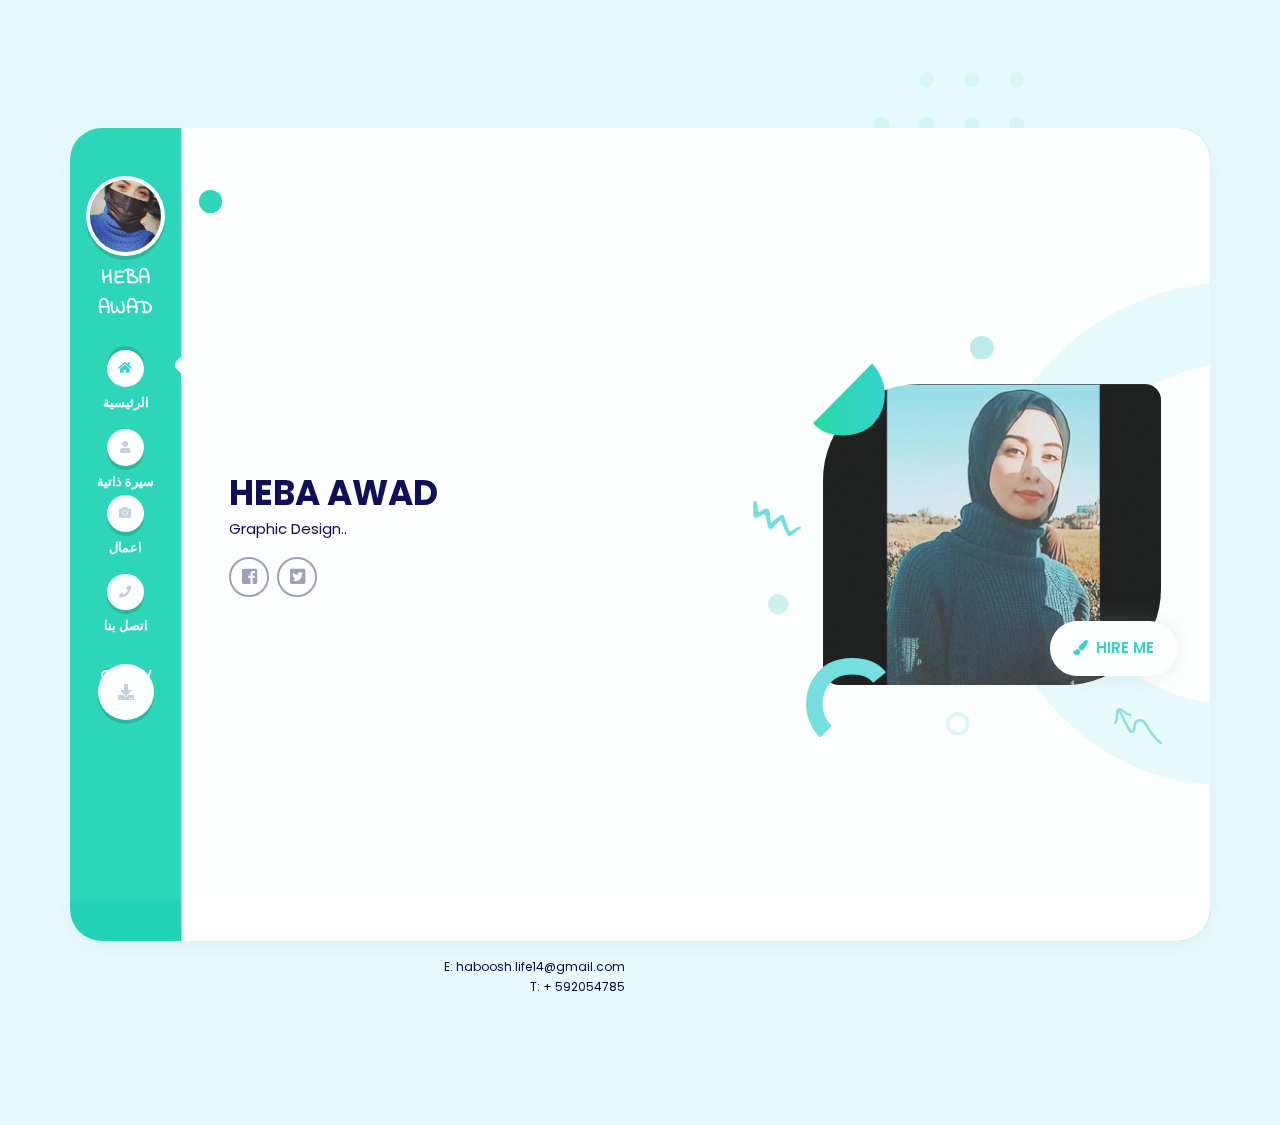
<file: index.html>
<!DOCTYPE html>
<html lang="en">
   <head>
      <!-- Metas -->
      <meta charset="utf-8">
      <title>Heba Awad</title>
      <meta name="description" content="">
      <meta name="format-detection" content="telephone=no">
      <meta name="viewport" content="width=device-width, initial-scale=1.0">
      <!-- Css -->
      <link href="css/bootstrap.css" rel="stylesheet" type="text/css" media="all" />
      <link href="css/main.css" rel="stylesheet" type="text/css" media="all" />
      <link href="css/venobox.css" rel="stylesheet" type="text/css" media="all" />
      <link href="css/animate.css" rel="stylesheet" type="text/css" media="all"/>
      <link href="css/fonts.css" rel="stylesheet" type="text/css" media="all" />
      <link href="css/owl-carousel/owl.carousel.css" rel="stylesheet"  media="all"/>
      <link href="css/owl-carousel/owl.theme.css" rel="stylesheet"  media="all" />
      <link href="css/owl-carousel/owl.transitions.css" rel="stylesheet"  media="all" />
      <link href="//fonts.googleapis.com/css?family=Poppins:300,400,500,600,700" rel="stylesheet">
      <link href="https://fonts.googleapis.com/css2?family=Indie+Flower&display=swap" rel="stylesheet">
   </head>
   <body>
<div class="custom-cursor-holder">
      <div class="circle-cursor   circle-cursor-top">
    <span class="circle-cursor-inner"></span>
</div>
<div class="circle-cursor circle-cursor-bottom"></div>
</div>
       <div class="loader">
         <div class="loader-inner">
            <div class="bounce">
               <div class="bounce-circle"></div>
            </div>
         </div>
      </div>
      <div class="parallax" data-relative-input="true">
         <svg class="p7 circle-left-md layer"  data-name="circle-left" data-depth="-0.3" xmlns="http://www.w3.org/2000/svg" xmlns:xlink="http://www.w3.org/1999/xlink" viewBox="0 0 4221.94 4221.94">
            <defs>
               <linearGradient id="circle-left-md" x1="-97.67" y1="1854.34" x2="4123.1" y2="1854.34" gradientTransform="translate(2147.13 -625.51) rotate(48.1)" gradientUnits="userSpaceOnUse">
                  <stop offset="0" stop-color="#e8fbfc" stop-opacity="0"/>
                  <stop offset="0.26" stop-color="#e8fbfc" stop-opacity="0.01"/>
                  <stop offset="0.35" stop-color="#e7fbfc" stop-opacity="0.04"/>
                  <stop offset="0.41" stop-color="#e5fafb" stop-opacity="0.08"/>
                  <stop offset="0.47" stop-color="#e3f9fa" stop-opacity="0.15"/>
                  <stop offset="0.51" stop-color="#e0f9f9" stop-opacity="0.24"/>
                  <stop offset="0.55" stop-color="#ddf7f8" stop-opacity="0.35"/>
                  <stop offset="0.59" stop-color="#d9f6f6" stop-opacity="0.48"/>
                  <stop offset="0.59" stop-color="#d8f6f6" stop-opacity="0.5"/>
                  <stop offset="0.68" stop-color="#d8f6f6" stop-opacity="0.51"/>
                  <stop offset="0.72" stop-color="#d8f6f6" stop-opacity="0.54"/>
                  <stop offset="0.74" stop-color="#d8f6f6" stop-opacity="0.58"/>
                  <stop offset="0.76" stop-color="#d8f6f6" stop-opacity="0.65"/>
                  <stop offset="0.77" stop-color="#d8f6f6" stop-opacity="0.74"/>
                  <stop offset="0.79" stop-color="#d8f6f6" stop-opacity="0.85"/>
                  <stop offset="0.8" stop-color="#d8f6f6" stop-opacity="0.98"/>
                  <stop offset="0.8" stop-color="#d8f6f6"/>
               </linearGradient>
               <linearGradient id="circle-left-md-grd" y1="2110.97" x2="4221.94" y2="2110.97" gradientUnits="userSpaceOnUse">
                  <stop offset="0.58" stop-color="#e8fbfc"/>
                  <stop offset="0.85" stop-color="#e6fafb"/>
                  <stop offset="0.95" stop-color="#dff8f9"/>
                  <stop offset="1" stop-color="#d8f6f6"/>
               </linearGradient>
            </defs>
            <circle class="circle-left-md" cx="2110.97" cy="2110.97" r="2110.38"/>
         </svg>





         <svg class="p11 circle-left-sm layer"  data-name="circle-left" data-depth="0.3" xmlns="http://www.w3.org/2000/svg" xmlns:xlink="http://www.w3.org/1999/xlink" viewBox="0 0 4221.94 4221.94">
            <defs>
               <linearGradient id="circle-left-sm" x1="-97.67" y1="1854.34" x2="4123.1" y2="1854.34" gradientTransform="translate(2147.13 -625.51) rotate(48.1)" gradientUnits="userSpaceOnUse">
                  <stop offset="0" stop-color="#e8fbfc" stop-opacity="0"/>
                  <stop offset="0.26" stop-color="#e8fbfc" stop-opacity="0.01"/>
                  <stop offset="0.35" stop-color="#e7fbfc" stop-opacity="0.04"/>
                  <stop offset="0.41" stop-color="#e5fafb" stop-opacity="0.08"/>
                  <stop offset="0.47" stop-color="#e3f9fa" stop-opacity="0.15"/>
                  <stop offset="0.51" stop-color="#e0f9f9" stop-opacity="0.24"/>
                  <stop offset="0.55" stop-color="#ddf7f8" stop-opacity="0.35"/>
                  <stop offset="0.59" stop-color="#d9f6f6" stop-opacity="0.48"/>
                  <stop offset="0.59" stop-color="#d8f6f6" stop-opacity="0.5"/>
                  <stop offset="0.68" stop-color="#d8f6f6" stop-opacity="0.51"/>
                  <stop offset="0.72" stop-color="#d8f6f6" stop-opacity="0.54"/>
                  <stop offset="0.74" stop-color="#d8f6f6" stop-opacity="0.58"/>
                  <stop offset="0.76" stop-color="#d8f6f6" stop-opacity="0.65"/>
                  <stop offset="0.77" stop-color="#d8f6f6" stop-opacity="0.74"/>
                  <stop offset="0.79" stop-color="#d8f6f6" stop-opacity="0.85"/>
                  <stop offset="0.8" stop-color="#d8f6f6" stop-opacity="0.98"/>
                  <stop offset="0.8" stop-color="#d8f6f6"/>
               </linearGradient>
               <linearGradient id="circle-left-sm-grd" y1="2110.97" x2="4221.94" y2="2110.97" gradientUnits="userSpaceOnUse">
                  <stop offset="0.58" stop-color="#e8fbfc"/>
                  <stop offset="0.85" stop-color="#e6fafb"/>
                  <stop offset="0.95" stop-color="#dff8f9"/>
                  <stop offset="1" stop-color="#d8f6f6"/>
               </linearGradient>
            </defs>
            <circle class="circle-left-sm" cx="2110.97" cy="2110.97" r="2110.38"/>
         </svg>
         <svg class="p9 dott-arrow layer" data-name="dott-arrow" data-depth="0.3" xmlns="http://www.w3.org/2000/svg" viewBox="0 0 273.54 478.48">
            <path class="dott-arrow" d="M273.54,9.21a8.41,8.41,0,0,1-8.46,8.49c-4.15,0-8.49-4.73-8.48-9.26,0-4.95,3.68-8.44,8.89-8.43C270.19,0,273.64,4,273.54,9.21Z"/>
            <path class="dott-arrow" d="M171.07,316.18c.05,5.2-3.37,8.9-8.32,9s-8.58-3.57-8.62-8.71c0-4.72,4.42-9.18,9-9C167.07,307.59,171,312,171.07,316.18Z"/>
            <path class="dott-arrow" d="M8.77,273.54c-5,0-8.76-3.52-8.77-8.05,0-5.19,3.49-8.87,8.44-8.89,4.52,0,9.26,4.33,9.25,8.48C17.69,270,13.91,273.58,8.77,273.54Z"/>
            <path class="dott-arrow" d="M171.07,111.45c0,4.59-4.32,8.94-8.67,8.79s-8.26-4.41-8.27-8.85a8.82,8.82,0,0,1,8.57-8.91C167.63,102.54,171.09,106.25,171.07,111.45Z"/>
            <path class="dott-arrow" d="M162.66,0c5,0,8.4,3.63,8.41,8.85,0,4.14-4.28,8.7-8.31,8.83s-8.66-4.61-8.63-8.95C154.17,3.54,157.66,0,162.66,0Z"/>
            <path class="dott-arrow" d="M102.51,368.07c-.07-4.33,4.45-9,8.79-9s8.8,4.07,8.94,8.27-4.53,9.2-9,9.4C107.42,376.9,102.58,372.08,102.51,368.07Z"/>
            <path class="dott-arrow" d="M273.54,316.87a8.47,8.47,0,0,1-16.94,0c-.05-4.62,4.5-9.4,8.92-9.38S273.57,311.77,273.54,316.87Z"/>
            <path class="dott-arrow" d="M8.35,325.19c-4.14-.1-8.34-4.55-8.35-8.86s4.78-9,9-8.87c3.95.08,8.71,5.16,8.7,9.28S12.81,325.29,8.35,325.19Z"/>
            <path class="dott-arrow" d="M273.54,111.28c0,5.07-3.58,8.91-8.4,9-3.93,0-8.45-4.57-8.54-8.72a8.78,8.78,0,0,1,8.89-9C270,102.52,273.51,106.32,273.54,111.28Z"/>
            <path class="dott-arrow" d="M51.66,111.22c0-4.79,3.8-8.79,8.19-8.7a8.76,8.76,0,0,1,8.75,8.71c.06,4.56-4.28,9.11-8.6,9C55.16,120.14,51.61,116.31,51.66,111.22Z"/>
            <path class="dott-arrow" d="M111.3,51.66c5,0,8.89,3.59,8.94,8.4.05,4.4-4.34,8.59-9,8.54-4.47,0-8.59-4-8.7-8.34A8.4,8.4,0,0,1,111.3,51.66Z"/>
            <path class="dott-arrow" d="M8.88,171.07c-5.14,0-8.85-3.51-8.87-8.41a8.51,8.51,0,0,1,8.84-8.53c4.12,0,8.67,4.26,8.82,8.28S13.2,171.07,8.88,171.07Z"/>
            <path class="dott-arrow" d="M51.66,316.56c.07-4.9,3.92-9,8.44-9.05,4.37,0,8.65,4.55,8.5,9.1-.17,5.13-3.88,8.77-8.75,8.57A8.27,8.27,0,0,1,51.66,316.56Z"/>
            <path class="dott-arrow" d="M171.07,214.09a8.35,8.35,0,0,1-8.36,8.53,8.73,8.73,0,0,1-8.58-8.81c0-4.81,4-8.9,8.64-8.75C167.78,205.23,171.14,208.89,171.07,214.09Z"/>
            <path class="dott-arrow" d="M111.29,273.54a8.39,8.39,0,0,1-8.71-8.59c.11-4.56,4.22-8.33,9.12-8.35,3.93,0,8.6,4.66,8.54,8.56C120.18,270,116.34,273.56,111.29,273.54Z"/>
            <path class="dott-arrow" d="M120.21,111.34c0,3.9-5.25,9-9,8.88-4-.16-8.57-4.78-8.65-8.73-.09-4.27,4.45-8.91,8.77-9S120.23,107.08,120.21,111.34Z"/>
            <path class="dott-arrow" d="M120.21,316.2c.13,4.23-4.46,8.91-8.78,9s-8.9-4.54-8.92-8.83c0-4,4.43-8.59,8.52-8.87C114.8,307.19,120.09,312.23,120.21,316.2Z"/>
            <path class="dott-arrow" d="M171.07,367.72c.05,4.31-4.48,9.14-8.49,9s-8.43-4.77-8.45-8.74c0-5.16,3.39-8.83,8.32-8.94S171,362.63,171.07,367.72Z"/>
            <path class="dott-arrow" d="M273.54,368.1c-.05,4.32-4.22,8.63-8.36,8.66s-8.56-4.75-8.58-9.16a8.33,8.33,0,0,1,8.72-8.51C270.28,359.27,273.6,362.91,273.54,368.1Z"/>
            <path class="dott-arrow" d="M120.24,419.2c0,4-4.69,8.46-8.85,8.47-4.48,0-8.83-4.31-8.87-8.84s3.79-8.08,8.76-8.1S120.24,414.38,120.24,419.2Z"/>
            <path class="dott-arrow" d="M213.51,171.07c-5.36-.1-7.83-3-7.72-9,.1-5.3,3-8.07,8.35-8a8.9,8.9,0,0,1,8.57,8.38C222.79,167.42,218.76,171.17,213.51,171.07Z"/>
            <path class="dott-arrow" d="M162.51,478.48c-5.51,0-8.34-2.7-8.38-7.93,0-4.8,3.83-8.94,8.39-9a8.56,8.56,0,0,1,8.55,8.78C171.1,475.87,168.34,478.5,162.51,478.48Z"/>
            <path class="dott-arrow" d="M205.79,367.79c0-4.83,3.48-8.68,8-8.72a9.12,9.12,0,0,1,8.91,8.71c.1,3.91-5.08,9.13-9,9C209.26,376.71,205.83,372.8,205.79,367.79Z"/>
            <path class="dott-arrow" d="M265,410.73c5,0,8.54,3.27,8.57,8,0,5.24-3.35,8.89-8.3,9a8.47,8.47,0,1,1-.27-16.94Z"/>
            <path class="dott-arrow" d="M273.54,265.1c0,5-3.32,8.45-8.11,8.44-5.21,0-8.82-3.44-8.83-8.43a8.47,8.47,0,1,1,16.94,0Z"/>
            <path class="dott-arrow" d="M205.79,8.61A8.29,8.29,0,0,1,213.9,0a9.15,9.15,0,0,1,8.78,8.84c0,4.27-4.13,8.51-8.54,8.69C209.32,17.73,205.81,14,205.79,8.61Z"/>
            <path class="dott-arrow" d="M265,478.48a8.17,8.17,0,0,1-8.37-8.74,8.51,8.51,0,0,1,8.3-8.18c5-.13,8.74,3.88,8.64,9.19S270.66,478.51,265,478.48Z"/>
            <path class="dott-arrow" d="M60.08,273.54a8.47,8.47,0,1,1,.1-16.94,8.47,8.47,0,1,1-.1,16.94Z"/>
            <path class="dott-arrow" d="M106,169.29c-3.43-3-4.17-6.6-2.21-10.65,1.65-3.44,4.57-4.75,8.32-4.51,4.09.26,6.36,2.73,7.66,6.28,2,5.47-3,10.65-10.21,10.65C108.44,170.38,107,170.25,106,169.29Z"/>
            <path class="dott-arrow" d="M8.52,205.79c5.23,0,9.27,3.57,9.22,8.15,0,3.94-4.65,8.59-8.69,8.75-4.26.16-9-4.4-9-8.73A8.29,8.29,0,0,1,8.52,205.79Z"/>
            <path class="dott-arrow" d="M273.54,60.11a8.28,8.28,0,0,1-8.17,8.49c-5.19-.06-8.79-3.56-8.77-8.52A8.18,8.18,0,0,1,265,51.66C270.25,51.62,273.54,54.85,273.54,60.11Z"/>
            <path class="dott-arrow" d="M273.54,162.56a8.47,8.47,0,1,1-8.67-8.42A8.2,8.2,0,0,1,273.54,162.56Z"/>
            <path class="dott-arrow" d="M111.36,222.68c-4.33,0-8.94-4.67-8.84-9s4.34-8.46,8.7-8.51c4-.06,8.82,4.44,9,8.42S115.55,222.68,111.36,222.68Z"/>
            <path class="dott-arrow" d="M51.66,367.69a8.28,8.28,0,0,1,8.26-8.6c4.9-.15,8.57,3.53,8.68,8.69.08,4.07-4.35,8.82-8.38,9C56,376.92,51.71,372.43,51.66,367.69Z"/>
            <path class="dott-arrow" d="M213.86,102.52c4.32,0,8.9,4.67,8.82,9s-4.59,8.84-8.51,8.78c-4.84-.08-8.42-3.92-8.38-9S209.34,102.5,213.86,102.52Z"/>
            <path class="dott-arrow" d="M162.74,410.73a8.4,8.4,0,0,1,8.33,8.8,8.47,8.47,0,1,1-8.33-8.8Z"/>
            <path class="dott-arrow" d="M154.13,59.87a8.47,8.47,0,1,1,8,8.73A8.21,8.21,0,0,1,154.13,59.87Z"/>
            <path class="dott-arrow" d="M205.79,316.58c0-5.14,3.76-9.3,8.23-9.12,4,.15,8.6,4.8,8.66,8.76s-4.4,9-8.33,8.95S204.78,321.8,205.79,316.58Z"/>
            <path class="dott-arrow" d="M205.79,265a8.18,8.18,0,0,1,8.66-8.44,8.58,8.58,0,0,1,8.26,8.66c-.15,4.86-4,8.36-9.08,8.28S205.77,270.62,205.79,265Z"/>
            <path class="dott-arrow" d="M162.58,273.54a8.47,8.47,0,1,1,8.49-8.64A8.35,8.35,0,0,1,162.58,273.54Z"/>
            <path class="dott-arrow" d="M60.3,205.79c5.38,0,8.36,3,8.3,8.16a8.6,8.6,0,0,1-8.72,8.65A8.3,8.3,0,0,1,51.66,214C51.63,208.42,54.45,205.75,60.3,205.79Z"/>
            <path class="dott-arrow" d="M205.79,419.15c0-5.63,2.55-8.36,7.86-8.42,5.06-.05,9.2,3.74,9,8.29s-4,8.6-8.34,8.65A8.19,8.19,0,0,1,205.79,419.15Z"/>
            <path class="dott-arrow" d="M273.54,214.09c-.07,4.75-3.93,8.75-8.29,8.59a8.85,8.85,0,0,1-8.65-8.78c.14-4.86,3.83-8.2,9-8.11C271,205.88,273.62,208.63,273.54,214.09Z"/>
            <path class="dott-arrow" d="M60.09,171.07a8.47,8.47,0,1,1,8.51-8.32A8.17,8.17,0,0,1,60.09,171.07Z"/>
            <path class="dott-arrow" d="M205.79,213.73c0-5,3.61-8.67,8.3-8.52,4.4.13,8.59,4.34,8.59,8.62s-4.67,8.95-9,8.85C209.14,222.58,205.76,218.76,205.79,213.73Z"/>
            <path class="dott-arrow" d="M162.4,154.13c4.9-.08,8.54,3.59,8.67,8.72a8.47,8.47,0,1,1-8.67-8.72Z"/>
            <path class="dott-arrow" d="M205.79,60c0-5.5,2.76-8.31,8.08-8.31a8.39,8.39,0,0,1,8.74,8.63,9,9,0,0,1-8.77,8.31A8.27,8.27,0,0,1,205.79,60Z"/>
            <path class="dott-arrow" d="M205.79,470.27c0-4.92,3.59-8.72,8.1-8.68,4.32,0,8.86,4.67,8.79,9-.08,4.54-3.87,7.94-8.84,7.94C208.48,478.48,205.74,475.69,205.79,470.27Z"/>
            <path class="dott-arrow" d="M106,169.29a4.85,4.85,0,0,1,3.56,1.77C108.05,171.16,106.7,170.9,106,169.29Z"/>
         </svg>
      </div>
      <div id="wrapper" class="wrapper home">
      <div class="container  spacer-xlg">
         <div class="row bg-primary-2 radius-2 shadow-lg">
            <div class="col-lg-1 pl-lg-0 pr-lg-0  mb-lg-5">
               <div class="sticky-lg-top">
                  <header class="pl-lg-3 pt-6 pb-lg-6 text-center">
                     <div class="position-relative d-inline-block">
                        <a  class="mb-menu position-absolute" href="#"></a>
                     <a class="d-inline-block" href="index.html">
                        <div class="profile-image">
                           <img class="rounded-circle img-sm shadow-h" src="assets/img/01_profile.jpg" alt="Image">
                        </div>
                     </a>
                  </div>
                     <div class="mt-2 mb-3 mb-lg-4">
                         <h6 class="text-white font-alt mb-0 h5  font-weight-600">HEBA AWAD</h6>
                        </div>
                     <nav id="main-nav" class="main-nav">
                        <ul class="pl-0 mb-4 mb-lg-0">
                           <li class="active current">
                              <a href="index.html">
                              <span class=" btn-round btn-round-sm d-inline-block radius-2 shadow-h">
                              <i class="fa fa-home btn-icon-inner" ></i>
                              </span>
                              <span class="font-weight-600  text-uppercase  d-block text-white">الرئيسية</span>
                              </a>
                           </li>
                           <li>
                              <a class="" href="about.html">
                              <span class="  btn-round btn-round-sm d-inline-block radius-2 shadow-h">
                              <i class="fa fa-user btn-icon-inner " ></i>
                              </span>
                              <span class="font-weight-600 text-uppercase  d-block text-white">سيرة ذاتية
</span>
                              </a>
                           </l
                           <li>
                              <a class="" href="work.html">
                              <span class="btn-round btn-round-sm d-inline-block radius-2 shadow-h">
                              <i class="fa fa-camera btn-icon-inner" ></i>
                              </span>
                              <span class="font-weight-600  text-uppercase  d-block text-white">اعمال</span>
                              </a>
                           </li>
                          
                           <li>
                              <a class=" " href="contact.html">
                              <span class=" btn-round btn-round-sm d-inline-block radius-2 shadow-h">
                              <i class="fa fa-phone btn-icon-inner" ></i>
                              </span>
                              <span class="font-weight-600  text-uppercase  d-block text-white">اتصل بنا</span>
                              </a>
                           </li>
                        </ul>

                        <div class="text-center mt-4 d-none d-lg-block ">
                            <a href="assets\img\portfolio\grid\CV.pdf"
                                <span class=" btn-round btn-round-md d-inline-block radius-2 shadow-h">
                                    <i class="fa fa-download btn-icon-inner"></i>
                                </span>
                                <span class="font-weight-600 font-size-14 text-uppercase  d-block text-white">Get cv</span>
                            </a>
                     </div>
                     </nav>
                     
                  </header>
               </div>
            </div>
            <div class="col-lg-11  pr-0 pl-lg-3 pl-0">
               <section  class="bg-white min-h radius-half spacer-xl-top spacer-xl-bottom position-relative " >
                  <svg class=" p6 d-lg-block d-none" data-name="half-circle-fade" xmlns="http://www.w3.org/2000/svg" viewBox="0 0 155.76 153.36">
                     <path class="half-circle-fade" d="M77.46,140.7c-34,1.72-63.17-23.15-64.95-64.84-1.51-35.63,28.42-63.32,64-63.4a66.66,66.66,0,0,1,66.72,63.46C144.78,106.64,111,143.93,77.46,140.7Z"/>
                  </svg>
                  <div class="row align-items-center">
                     <div class="col-md-6 col-lg-6 text-left mb-4 mb-lg-0">
                        <h1 class=" font-weight-700 mb-0 text-uppercase font-size-36">Heba Awad
                        </h1>
                        <p class="mb-0 lead">Graphic Design..</p>
                        <ul class="list-inline  mb-0 mt-3">
                           <li class="list-inline-item  radius-2 mr-1 mb-2 mb-lg-0">
                              <a class=" btn btn-round brd btn-icon" href="https://www.facebook.com/haboosh.majed.790">
                              <i class="fab fa-facebook-square btn-icon-inner"></i>
                              </a>
                           </li>
                           <li class="list-inline-item mr-1  radius-2 mb-2 mb-lg-0">
                              <a class=" btn btn-round brd btn-icon" href="https://mobile.twitter.com/HebaMAwad1">
                              <i class="fab fa-twitter-square btn-icon-inner"></i>
                              </a>
                           </li>

                        </ul>
                     </div>
                     <div class="col-lg-6 col-md-6">
                        <div class="profile-image">
                           <div class="position-relative">
                                 <img class=" w-lg-75 w-100 ml-lg-7"  src="assets/img/02_profile.jpg" alt="Image">
                              <a href="#" class="btn right-5 bottom-5 text-uppercase btn-white position-absolute radius-2 shadow-md font-size-15 font-weight-600 z-index-1">
                              <i class="fa fa-paint-brush mr-2"></i>Hire Me
                              </a>
                              <svg class="arrow position-absolute bottom-m-60 right-0 top-move d-lg-block d-none" data-name="arrow" xmlns="http://www.w3.org/2000/svg" viewBox="0 0 77.97 58.9">
                                 <path class="arrow" d="M76,56.9c-9.56-7.43-18.44-20.18-25.92-32.79a8.76,8.76,0,0,0-16.17,3.18c-.38,2.54-.7,5.07-1,7.56a4,4,0,0,1-7.44,1.62c-2.16-3.76-4.2-7.59-6.19-11.44C16.57,19.79,11,8.81,8.52,3.37"/>
                                 <path class="arrow" d="M26.15,11.31C20.21,10.16,16.34,6.22,12,2.84A4,4,0,0,0,5.5,6C5.31,12.39,4.5,20,2,24.09"/>
                              </svg>
                           </div>
                           <div class="abstract-shape d-lg-block d-none">
                              <svg class="position-absolute p1 move-left" data-name="zigzag-shape"  xmlns="http://www.w3.org/2000/svg" viewBox="0 0 72.54 53.18">
                                 <path class="zigzag-shape" d="M36.05,25.72c1.34-1,2.64-2,4-3,4-2.78,5.62-2.39,7.54,2.17,1.28,3,2.12,6.28,3.23,9.4,1,2.81,2,5.64,3.21,8.36,1.71,3.79,2.27,3.83,5.89,1.41,2.21-1.48,4.45-2.91,6.75-4.25a11.17,11.17,0,0,1,3.22-1.25,2.09,2.09,0,0,1,2.46,1.25,1.79,1.79,0,0,1-1,2.48c-4.71,2.28-8.32,6-12.51,9-4,2.82-4.88,2.53-7.89-1.74-1.15-2.57-2.19-5.18-3.47-7.69-2.21-3.47-2.58-7.74-4.88-11.16-.35-.45-.62-1-1.25-1.14a3.36,3.36,0,0,0-1.11.36,10.36,10.36,0,0,0-1.5,1.31c-3.09,2.6-5.16,6.1-8,8.9-3.94,3.91-6.82,2.87-8.44-2.3-1.53-4.93-1.89-10.08-3.49-15-1.08-3.31-2.69-3.69-4.92-1.62s-5.18,3-8,3.87C3.27,26,.58,25.42.51,22,.38,16.19.16,10.38,0,4.57,0,2.77-.22.19,2.67,0s3.41,2,3.74,4.3c.42,3,.67,5.94,1,8.91.32,2.78,1.51,3.92,4.35,2.32,1.88-1.06,3.7-2.23,5.57-3.29,3.94-2.22,6.71-.93,7.82,3.44s.28,8.65,1.42,12.86,1.55,4.19,4.57,1.36C32.72,28.44,34,26.65,36.05,25.72Z"/>
                              </svg>
                              <svg class=" position-absolute p2 scale-move" data-name="circle-filled "  xmlns="http://www.w3.org/2000/svg" viewBox="0 0 36.76 36.08">
                                 <path class="circle-filled" d="M18.26,36C8.72,36.51.51,29.52,0,17.81-.41,7.8,8,0,18,0A18.72,18.72,0,0,1,36.74,17.83C37.17,26.46,27.67,36.93,18.26,36Z"/>
                              </svg>
                              <svg class=" position-absolute p2-2 scale-move" data-name="circle-filled" xmlns="http://www.w3.org/2000/svg" viewBox="0 0 36.76 36.08">
                                 <path class="circle-filled" d="M18.26,36C8.72,36.51.51,29.52,0,17.81-.41,7.8,8,0,18,0A18.72,18.72,0,0,1,36.74,17.83C37.17,26.46,27.67,36.93,18.26,36Z"/>
                              </svg>
                              <svg class="position-absolute p3 scale-move" data-name="circle"  xmlns="http://www.w3.org/2000/svg" viewBox="0 0 43.76 43.08">
                                 <path class="circle" d="M22.26,40C12.72,40.51,4.51,33.52,4,21.81,3.59,11.8,12,4,22,4A18.72,18.72,0,0,1,40.74,21.83C41.17,30.46,31.67,40.93,22.26,40Z" transform="translate(-0.5 -0.5)"/>
                              </svg>
                              <svg class="position-absolute p4  half-circle-move" data-name="half-circle-str" xmlns="http://www.w3.org/2000/svg" viewBox="0 0 150.07 149.49">
                                 <path class="half-circle-str" d="M37.44,138.5A74.54,74.54,0,0,1,34.86,35.57c23.08-25.51,79.31-28.25,103.25.79"/>
                              </svg>
                              <svg class="position-absolute p5 bottom-move" data-name="half-circle "  xmlns="http://www.w3.org/2000/svg" xmlns:xlink="http://www.w3.org/1999/xlink" viewBox="0 0 150.07 149.49">
                                 <defs>
                                    <linearGradient id="linear-gradient" x1="20.51" y1="42.35" x2="170.58" y2="42.35" gradientTransform="translate(170.58 117.09) rotate(180)" gradientUnits="userSpaceOnUse">
                                       <stop offset="0" stop-color="#2ecece"/>
                                       <stop offset="1" stop-color="#16da9d"/>
                                    </linearGradient>
                                 </defs>
                                 <path class="half-circle " d="M112.63,11a74.55,74.55,0,0,1,2.58,102.94C92.12,139.43,35.9,142.17,12,113.13"/>
                              </svg>
                           </div>
                        </div>
                     </div>
                     </div>
               </section>
               </div>
            </div>
            <footer class="mt-3">
               <div class="row mt-2 justify-content-center ">
               
                  </div>
                  <div class="col-md-6 mt-2 mt-lg-0 text-md-right">
                      <p class="mb-0 font-size-12">E: haboosh.life14@gmail.com</p>
                      <p class="mb-0 font-size-12">T: + 592054785</p>
               </div>
               </div>
            </footer>
         </div>
         <a class="scroll-to-top  scroll" href="#wrapper">
         <span class=" btn-round btn-round-sm d-inline-block radius-2 shadow-h">
         <i class="fas fa-arrow-up  btn-icon-inner"></i>
         </span>
         </a>
      </div>
      <!-- End wrapper-->
      <!--Javascript-->
      <script src="js/jquery-1.12.4.min.js"></script>
      <script src="js/bootstrap.min.js"></script>
      <script src="js/smooth-scroll.js"></script>
      <script src="js/venobox.js"></script>
      <script src="js/owl.carousel.js"></script>
      <script src="js/placeholders.min.js"></script>
      <script src="js/parallax.js"></script>
      <script src="js/jquery.easy-pie-chart.js"></script>
      <script src="js/script.js"></script>
      <!-- Google analytics -->
      <!-- End google analytics -->
   </body>
</html>
</file>
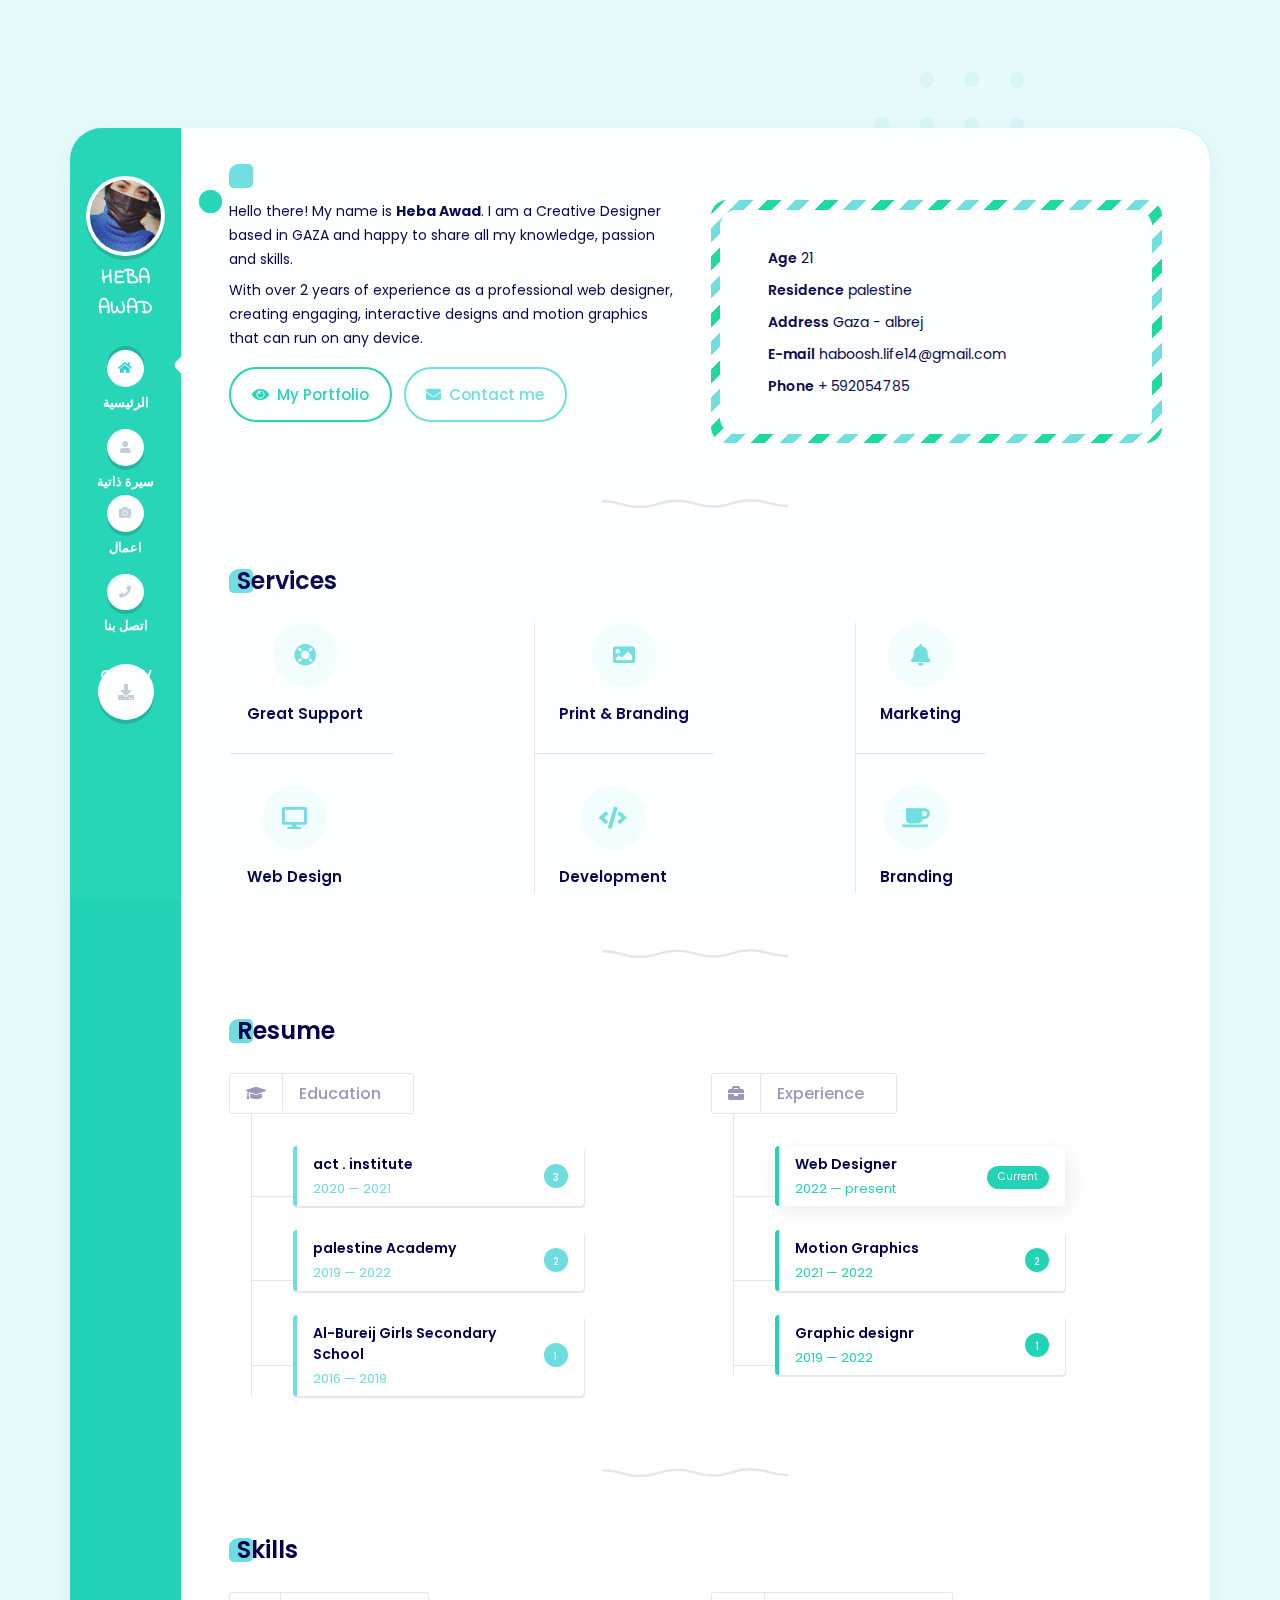
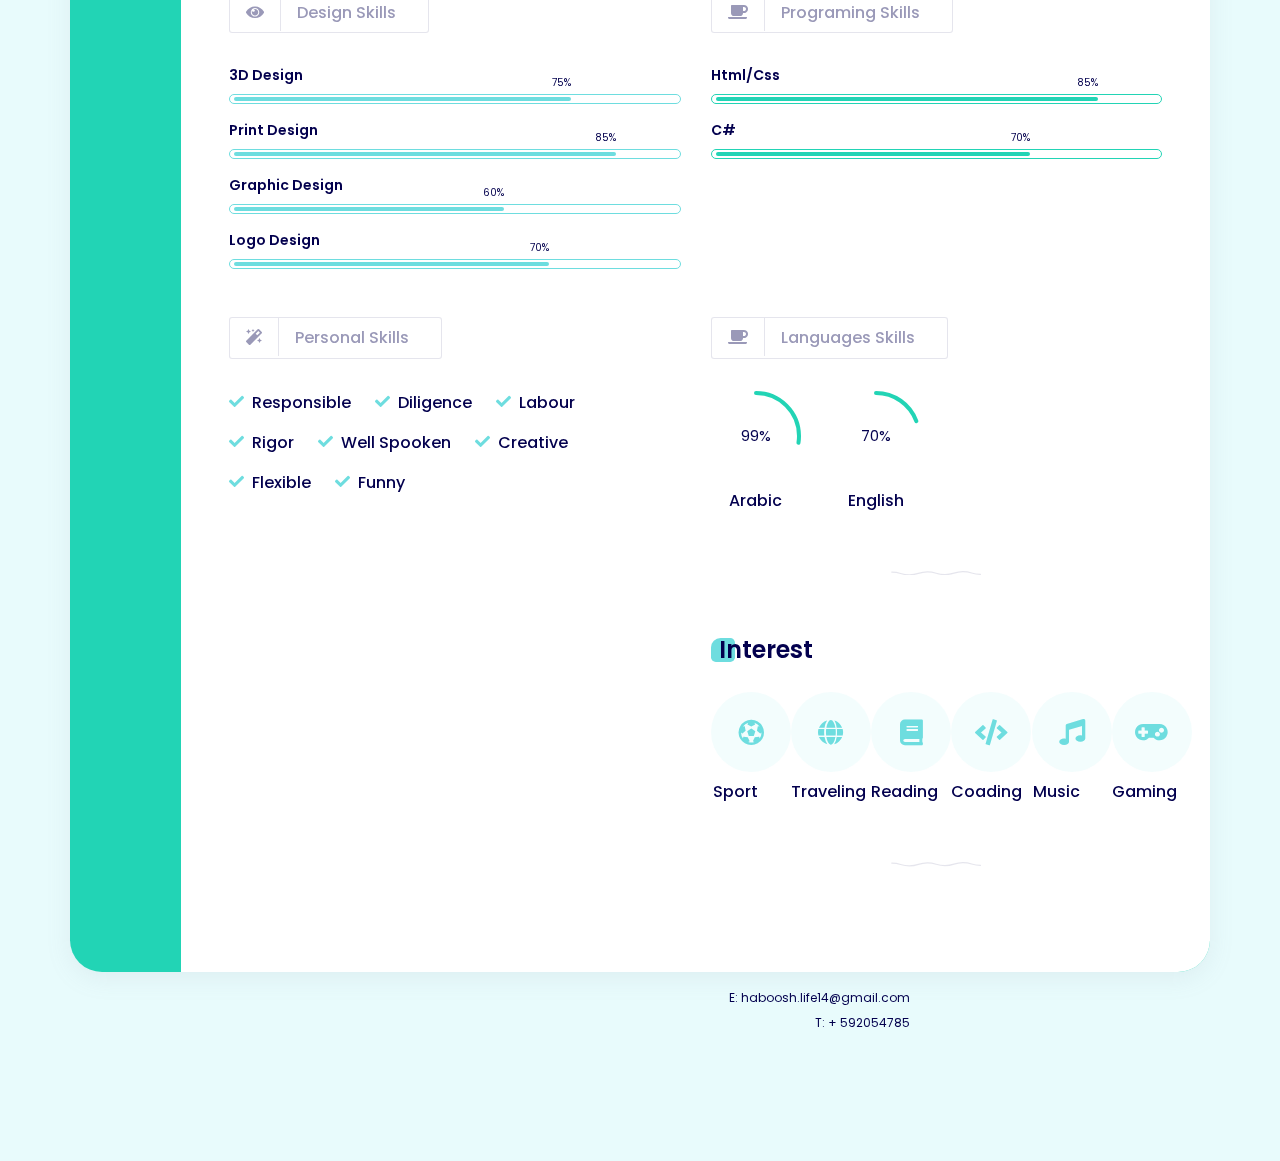
<file: about.html>
<!DOCTYPE html>
<html lang="en">
   <head>
      <!-- Metas -->
      <meta charset="utf-8">
      <title>Heba Awad</title>
      <meta name="description" content="">
      <meta name="format-detection" content="telephone=no">
      <meta name="viewport" content="width=device-width, initial-scale=1.0">
      <!-- Css -->
      <link href="css/bootstrap.css" rel="stylesheet" type="text/css" media="all" />
      <link href="css/main.css" rel="stylesheet" type="text/css" media="all" />
      <link href="css/venobox.css" rel="stylesheet" type="text/css" media="all" />
      <link href="css/animate.css" rel="stylesheet" type="text/css" media="all"/>
      <link href="css/fonts.css" rel="stylesheet" type="text/css" media="all" />
      <link href="css/owl-carousel/owl.carousel.css" rel="stylesheet"  media="all"/>
      <link href="css/owl-carousel/owl.theme.css" rel="stylesheet"  media="all" />
      <link href="css/owl-carousel/owl.transitions.css" rel="stylesheet"  media="all" />
      <link href="//fonts.googleapis.com/css?family=Poppins:300,400,500,600,700" rel="stylesheet">
      <link href="https://fonts.googleapis.com/css2?family=Indie+Flower&display=swap" rel="stylesheet">
   </head>
   <body>
       <div class="custom-cursor-holder">
           <div class="circle-cursor   circle-cursor-top">
               <span class="circle-cursor-inner"></span>
           </div>
           <div class="circle-cursor circle-cursor-bottom"></div>
       </div>
       <div class="loader">
           <div class="loader-inner">
               <div class="bounce">
                   <div class="bounce-circle"></div>
               </div>
           </div>
       </div>
       <div class="parallax" data-relative-input="true">
           <svg class="p7 circle-left-md layer" data-name="circle-left" data-depth="-0.3" xmlns="http://www.w3.org/2000/svg" xmlns:xlink="http://www.w3.org/1999/xlink" viewBox="0 0 4221.94 4221.94">
               <defs>
                   <linearGradient id="circle-left-md" x1="-97.67" y1="1854.34" x2="4123.1" y2="1854.34" gradientTransform="translate(2147.13 -625.51) rotate(48.1)" gradientUnits="userSpaceOnUse">
                       <stop offset="0" stop-color="#e8fbfc" stop-opacity="0" />
                       <stop offset="0.26" stop-color="#e8fbfc" stop-opacity="0.01" />
                       <stop offset="0.35" stop-color="#e7fbfc" stop-opacity="0.04" />
                       <stop offset="0.41" stop-color="#e5fafb" stop-opacity="0.08" />
                       <stop offset="0.47" stop-color="#e3f9fa" stop-opacity="0.15" />
                       <stop offset="0.51" stop-color="#e0f9f9" stop-opacity="0.24" />
                       <stop offset="0.55" stop-color="#ddf7f8" stop-opacity="0.35" />
                       <stop offset="0.59" stop-color="#d9f6f6" stop-opacity="0.48" />
                       <stop offset="0.59" stop-color="#d8f6f6" stop-opacity="0.5" />
                       <stop offset="0.68" stop-color="#d8f6f6" stop-opacity="0.51" />
                       <stop offset="0.72" stop-color="#d8f6f6" stop-opacity="0.54" />
                       <stop offset="0.74" stop-color="#d8f6f6" stop-opacity="0.58" />
                       <stop offset="0.76" stop-color="#d8f6f6" stop-opacity="0.65" />
                       <stop offset="0.77" stop-color="#d8f6f6" stop-opacity="0.74" />
                       <stop offset="0.79" stop-color="#d8f6f6" stop-opacity="0.85" />
                       <stop offset="0.8" stop-color="#d8f6f6" stop-opacity="0.98" />
                       <stop offset="0.8" stop-color="#d8f6f6" />
                   </linearGradient>
                   <linearGradient id="circle-left-md-grd" y1="2110.97" x2="4221.94" y2="2110.97" gradientUnits="userSpaceOnUse">
                       <stop offset="0.58" stop-color="#e8fbfc" />
                       <stop offset="0.85" stop-color="#e6fafb" />
                       <stop offset="0.95" stop-color="#dff8f9" />
                       <stop offset="1" stop-color="#d8f6f6" />
                   </linearGradient>
               </defs>
               <circle class="circle-left-md" cx="2110.97" cy="2110.97" r="2110.38" />
           </svg>
           <svg class="p11 circle-left-sm layer" data-name="circle-left" data-depth="0.3" xmlns="http://www.w3.org/2000/svg" xmlns:xlink="http://www.w3.org/1999/xlink" viewBox="0 0 4221.94 4221.94">
               <defs>
                   <linearGradient id="circle-left-sm" x1="-97.67" y1="1854.34" x2="4123.1" y2="1854.34" gradientTransform="translate(2147.13 -625.51) rotate(48.1)" gradientUnits="userSpaceOnUse">
                       <stop offset="0" stop-color="#e8fbfc" stop-opacity="0" />
                       <stop offset="0.26" stop-color="#e8fbfc" stop-opacity="0.01" />
                       <stop offset="0.35" stop-color="#e7fbfc" stop-opacity="0.04" />
                       <stop offset="0.41" stop-color="#e5fafb" stop-opacity="0.08" />
                       <stop offset="0.47" stop-color="#e3f9fa" stop-opacity="0.15" />
                       <stop offset="0.51" stop-color="#e0f9f9" stop-opacity="0.24" />
                       <stop offset="0.55" stop-color="#ddf7f8" stop-opacity="0.35" />
                       <stop offset="0.59" stop-color="#d9f6f6" stop-opacity="0.48" />
                       <stop offset="0.59" stop-color="#d8f6f6" stop-opacity="0.5" />
                       <stop offset="0.68" stop-color="#d8f6f6" stop-opacity="0.51" />
                       <stop offset="0.72" stop-color="#d8f6f6" stop-opacity="0.54" />
                       <stop offset="0.74" stop-color="#d8f6f6" stop-opacity="0.58" />
                       <stop offset="0.76" stop-color="#d8f6f6" stop-opacity="0.65" />
                       <stop offset="0.77" stop-color="#d8f6f6" stop-opacity="0.74" />
                       <stop offset="0.79" stop-color="#d8f6f6" stop-opacity="0.85" />
                       <stop offset="0.8" stop-color="#d8f6f6" stop-opacity="0.98" />
                       <stop offset="0.8" stop-color="#d8f6f6" />
                   </linearGradient>
                   <linearGradient id="circle-left-sm-grd" y1="2110.97" x2="4221.94" y2="2110.97" gradientUnits="userSpaceOnUse">
                       <stop offset="0.58" stop-color="#e8fbfc" />
                       <stop offset="0.85" stop-color="#e6fafb" />
                       <stop offset="0.95" stop-color="#dff8f9" />
                       <stop offset="1" stop-color="#d8f6f6" />
                   </linearGradient>
               </defs>
               <circle class="circle-left-sm" cx="2110.97" cy="2110.97" r="2110.38" />
           </svg>
           <svg class="p9 dott-arrow layer" data-name="dott-arrow" data-depth="0.3" xmlns="http://www.w3.org/2000/svg" viewBox="0 0 273.54 478.48">
               <path class="dott-arrow" d="M273.54,9.21a8.41,8.41,0,0,1-8.46,8.49c-4.15,0-8.49-4.73-8.48-9.26,0-4.95,3.68-8.44,8.89-8.43C270.19,0,273.64,4,273.54,9.21Z" />
               <path class="dott-arrow" d="M171.07,316.18c.05,5.2-3.37,8.9-8.32,9s-8.58-3.57-8.62-8.71c0-4.72,4.42-9.18,9-9C167.07,307.59,171,312,171.07,316.18Z" />
               <path class="dott-arrow" d="M8.77,273.54c-5,0-8.76-3.52-8.77-8.05,0-5.19,3.49-8.87,8.44-8.89,4.52,0,9.26,4.33,9.25,8.48C17.69,270,13.91,273.58,8.77,273.54Z" />
               <path class="dott-arrow" d="M171.07,111.45c0,4.59-4.32,8.94-8.67,8.79s-8.26-4.41-8.27-8.85a8.82,8.82,0,0,1,8.57-8.91C167.63,102.54,171.09,106.25,171.07,111.45Z" />
               <path class="dott-arrow" d="M162.66,0c5,0,8.4,3.63,8.41,8.85,0,4.14-4.28,8.7-8.31,8.83s-8.66-4.61-8.63-8.95C154.17,3.54,157.66,0,162.66,0Z" />
               <path class="dott-arrow" d="M102.51,368.07c-.07-4.33,4.45-9,8.79-9s8.8,4.07,8.94,8.27-4.53,9.2-9,9.4C107.42,376.9,102.58,372.08,102.51,368.07Z" />
               <path class="dott-arrow" d="M273.54,316.87a8.47,8.47,0,0,1-16.94,0c-.05-4.62,4.5-9.4,8.92-9.38S273.57,311.77,273.54,316.87Z" />
               <path class="dott-arrow" d="M8.35,325.19c-4.14-.1-8.34-4.55-8.35-8.86s4.78-9,9-8.87c3.95.08,8.71,5.16,8.7,9.28S12.81,325.29,8.35,325.19Z" />
               <path class="dott-arrow" d="M273.54,111.28c0,5.07-3.58,8.91-8.4,9-3.93,0-8.45-4.57-8.54-8.72a8.78,8.78,0,0,1,8.89-9C270,102.52,273.51,106.32,273.54,111.28Z" />
               <path class="dott-arrow" d="M51.66,111.22c0-4.79,3.8-8.79,8.19-8.7a8.76,8.76,0,0,1,8.75,8.71c.06,4.56-4.28,9.11-8.6,9C55.16,120.14,51.61,116.31,51.66,111.22Z" />
               <path class="dott-arrow" d="M111.3,51.66c5,0,8.89,3.59,8.94,8.4.05,4.4-4.34,8.59-9,8.54-4.47,0-8.59-4-8.7-8.34A8.4,8.4,0,0,1,111.3,51.66Z" />
               <path class="dott-arrow" d="M8.88,171.07c-5.14,0-8.85-3.51-8.87-8.41a8.51,8.51,0,0,1,8.84-8.53c4.12,0,8.67,4.26,8.82,8.28S13.2,171.07,8.88,171.07Z" />
               <path class="dott-arrow" d="M51.66,316.56c.07-4.9,3.92-9,8.44-9.05,4.37,0,8.65,4.55,8.5,9.1-.17,5.13-3.88,8.77-8.75,8.57A8.27,8.27,0,0,1,51.66,316.56Z" />
               <path class="dott-arrow" d="M171.07,214.09a8.35,8.35,0,0,1-8.36,8.53,8.73,8.73,0,0,1-8.58-8.81c0-4.81,4-8.9,8.64-8.75C167.78,205.23,171.14,208.89,171.07,214.09Z" />
               <path class="dott-arrow" d="M111.29,273.54a8.39,8.39,0,0,1-8.71-8.59c.11-4.56,4.22-8.33,9.12-8.35,3.93,0,8.6,4.66,8.54,8.56C120.18,270,116.34,273.56,111.29,273.54Z" />
               <path class="dott-arrow" d="M120.21,111.34c0,3.9-5.25,9-9,8.88-4-.16-8.57-4.78-8.65-8.73-.09-4.27,4.45-8.91,8.77-9S120.23,107.08,120.21,111.34Z" />
               <path class="dott-arrow" d="M120.21,316.2c.13,4.23-4.46,8.91-8.78,9s-8.9-4.54-8.92-8.83c0-4,4.43-8.59,8.52-8.87C114.8,307.19,120.09,312.23,120.21,316.2Z" />
               <path class="dott-arrow" d="M171.07,367.72c.05,4.31-4.48,9.14-8.49,9s-8.43-4.77-8.45-8.74c0-5.16,3.39-8.83,8.32-8.94S171,362.63,171.07,367.72Z" />
               <path class="dott-arrow" d="M273.54,368.1c-.05,4.32-4.22,8.63-8.36,8.66s-8.56-4.75-8.58-9.16a8.33,8.33,0,0,1,8.72-8.51C270.28,359.27,273.6,362.91,273.54,368.1Z" />
               <path class="dott-arrow" d="M120.24,419.2c0,4-4.69,8.46-8.85,8.47-4.48,0-8.83-4.31-8.87-8.84s3.79-8.08,8.76-8.1S120.24,414.38,120.24,419.2Z" />
               <path class="dott-arrow" d="M213.51,171.07c-5.36-.1-7.83-3-7.72-9,.1-5.3,3-8.07,8.35-8a8.9,8.9,0,0,1,8.57,8.38C222.79,167.42,218.76,171.17,213.51,171.07Z" />
               <path class="dott-arrow" d="M162.51,478.48c-5.51,0-8.34-2.7-8.38-7.93,0-4.8,3.83-8.94,8.39-9a8.56,8.56,0,0,1,8.55,8.78C171.1,475.87,168.34,478.5,162.51,478.48Z" />
               <path class="dott-arrow" d="M205.79,367.79c0-4.83,3.48-8.68,8-8.72a9.12,9.12,0,0,1,8.91,8.71c.1,3.91-5.08,9.13-9,9C209.26,376.71,205.83,372.8,205.79,367.79Z" />
               <path class="dott-arrow" d="M265,410.73c5,0,8.54,3.27,8.57,8,0,5.24-3.35,8.89-8.3,9a8.47,8.47,0,1,1-.27-16.94Z" />
               <path class="dott-arrow" d="M273.54,265.1c0,5-3.32,8.45-8.11,8.44-5.21,0-8.82-3.44-8.83-8.43a8.47,8.47,0,1,1,16.94,0Z" />
               <path class="dott-arrow" d="M205.79,8.61A8.29,8.29,0,0,1,213.9,0a9.15,9.15,0,0,1,8.78,8.84c0,4.27-4.13,8.51-8.54,8.69C209.32,17.73,205.81,14,205.79,8.61Z" />
               <path class="dott-arrow" d="M265,478.48a8.17,8.17,0,0,1-8.37-8.74,8.51,8.51,0,0,1,8.3-8.18c5-.13,8.74,3.88,8.64,9.19S270.66,478.51,265,478.48Z" />
               <path class="dott-arrow" d="M60.08,273.54a8.47,8.47,0,1,1,.1-16.94,8.47,8.47,0,1,1-.1,16.94Z" />
               <path class="dott-arrow" d="M106,169.29c-3.43-3-4.17-6.6-2.21-10.65,1.65-3.44,4.57-4.75,8.32-4.51,4.09.26,6.36,2.73,7.66,6.28,2,5.47-3,10.65-10.21,10.65C108.44,170.38,107,170.25,106,169.29Z" />
               <path class="dott-arrow" d="M8.52,205.79c5.23,0,9.27,3.57,9.22,8.15,0,3.94-4.65,8.59-8.69,8.75-4.26.16-9-4.4-9-8.73A8.29,8.29,0,0,1,8.52,205.79Z" />
               <path class="dott-arrow" d="M273.54,60.11a8.28,8.28,0,0,1-8.17,8.49c-5.19-.06-8.79-3.56-8.77-8.52A8.18,8.18,0,0,1,265,51.66C270.25,51.62,273.54,54.85,273.54,60.11Z" />
               <path class="dott-arrow" d="M273.54,162.56a8.47,8.47,0,1,1-8.67-8.42A8.2,8.2,0,0,1,273.54,162.56Z" />
               <path class="dott-arrow" d="M111.36,222.68c-4.33,0-8.94-4.67-8.84-9s4.34-8.46,8.7-8.51c4-.06,8.82,4.44,9,8.42S115.55,222.68,111.36,222.68Z" />
               <path class="dott-arrow" d="M51.66,367.69a8.28,8.28,0,0,1,8.26-8.6c4.9-.15,8.57,3.53,8.68,8.69.08,4.07-4.35,8.82-8.38,9C56,376.92,51.71,372.43,51.66,367.69Z" />
               <path class="dott-arrow" d="M213.86,102.52c4.32,0,8.9,4.67,8.82,9s-4.59,8.84-8.51,8.78c-4.84-.08-8.42-3.92-8.38-9S209.34,102.5,213.86,102.52Z" />
               <path class="dott-arrow" d="M162.74,410.73a8.4,8.4,0,0,1,8.33,8.8,8.47,8.47,0,1,1-8.33-8.8Z" />
               <path class="dott-arrow" d="M154.13,59.87a8.47,8.47,0,1,1,8,8.73A8.21,8.21,0,0,1,154.13,59.87Z" />
               <path class="dott-arrow" d="M205.79,316.58c0-5.14,3.76-9.3,8.23-9.12,4,.15,8.6,4.8,8.66,8.76s-4.4,9-8.33,8.95S204.78,321.8,205.79,316.58Z" />
               <path class="dott-arrow" d="M205.79,265a8.18,8.18,0,0,1,8.66-8.44,8.58,8.58,0,0,1,8.26,8.66c-.15,4.86-4,8.36-9.08,8.28S205.77,270.62,205.79,265Z" />
               <path class="dott-arrow" d="M162.58,273.54a8.47,8.47,0,1,1,8.49-8.64A8.35,8.35,0,0,1,162.58,273.54Z" />
               <path class="dott-arrow" d="M60.3,205.79c5.38,0,8.36,3,8.3,8.16a8.6,8.6,0,0,1-8.72,8.65A8.3,8.3,0,0,1,51.66,214C51.63,208.42,54.45,205.75,60.3,205.79Z" />
               <path class="dott-arrow" d="M205.79,419.15c0-5.63,2.55-8.36,7.86-8.42,5.06-.05,9.2,3.74,9,8.29s-4,8.6-8.34,8.65A8.19,8.19,0,0,1,205.79,419.15Z" />
               <path class="dott-arrow" d="M273.54,214.09c-.07,4.75-3.93,8.75-8.29,8.59a8.85,8.85,0,0,1-8.65-8.78c.14-4.86,3.83-8.2,9-8.11C271,205.88,273.62,208.63,273.54,214.09Z" />
               <path class="dott-arrow" d="M60.09,171.07a8.47,8.47,0,1,1,8.51-8.32A8.17,8.17,0,0,1,60.09,171.07Z" />
               <path class="dott-arrow" d="M205.79,213.73c0-5,3.61-8.67,8.3-8.52,4.4.13,8.59,4.34,8.59,8.62s-4.67,8.95-9,8.85C209.14,222.58,205.76,218.76,205.79,213.73Z" />
               <path class="dott-arrow" d="M162.4,154.13c4.9-.08,8.54,3.59,8.67,8.72a8.47,8.47,0,1,1-8.67-8.72Z" />
               <path class="dott-arrow" d="M205.79,60c0-5.5,2.76-8.31,8.08-8.31a8.39,8.39,0,0,1,8.74,8.63,9,9,0,0,1-8.77,8.31A8.27,8.27,0,0,1,205.79,60Z" />
               <path class="dott-arrow" d="M205.79,470.27c0-4.92,3.59-8.72,8.1-8.68,4.32,0,8.86,4.67,8.79,9-.08,4.54-3.87,7.94-8.84,7.94C208.48,478.48,205.74,475.69,205.79,470.27Z" />
               <path class="dott-arrow" d="M106,169.29a4.85,4.85,0,0,1,3.56,1.77C108.05,171.16,106.7,170.9,106,169.29Z" />
           </svg>
       </div>
       <div id="wrapper" class="wrapper home">
           <div class="container  spacer-xlg">
               <div class="row bg-primary-2 radius-2 shadow-lg">
                   <div class="col-lg-1 pl-lg-0 pr-lg-0  mb-lg-5">
                       <div class="sticky-lg-top">
                           <header class="pl-lg-3 pt-6 pb-lg-6 text-center">
                               <div class="position-relative d-inline-block">
                                   <a class="mb-menu position-absolute" href="#"></a>
                                   <a class="d-inline-block" href="index.html">
                                       <div class="profile-image">
                                           <img class="rounded-circle img-sm shadow-h" src="assets/img/01_profile.jpg" alt="Image">
                                       </div>
                                   </a>
                               </div>
                               <div class="mt-2 mb-3 mb-lg-4">
                                   <h6 class="text-white font-alt mb-0 h5  font-weight-600">HEBA AWAD</h6>
                               </div>
                               <nav id="main-nav" class="main-nav">
                                   <ul class="pl-0 mb-4 mb-lg-0">
                                       <li class="active current">
                                           <a href="index.html">
                                               <span class=" btn-round btn-round-sm d-inline-block radius-2 shadow-h">
                                                   <i class="fa fa-home btn-icon-inner"></i>
                                               </span>
                                               <span class="font-weight-600  text-uppercase  d-block text-white">الرئيسية</span>
                                           </a>
                                       </li>
                                       <li>
                                           <a class="" href="about.html">
                                               <span class="  btn-round btn-round-sm d-inline-block radius-2 shadow-h">
                                                   <i class="fa fa-user btn-icon-inner "></i>
                                               </span>
                                               <span class="font-weight-600 text-uppercase  d-block text-white">
                                                   سيرة ذاتية
                                               </span>
                                           </a>
                                           </l
                                       <li>
                                           <a class="" href="work.html">
                                               <span class="btn-round btn-round-sm d-inline-block radius-2 shadow-h">
                                                   <i class="fa fa-camera btn-icon-inner"></i>
                                               </span>
                                               <span class="font-weight-600  text-uppercase  d-block text-white">اعمال</span>
                                           </a>
                                       </li>

                                       <li>
                                           <a class=" " href="contact.html">
                                               <span class=" btn-round btn-round-sm d-inline-block radius-2 shadow-h">
                                                   <i class="fa fa-phone btn-icon-inner"></i>
                                               </span>
                                               <span class="font-weight-600  text-uppercase  d-block text-white">اتصل بنا</span>
                                           </a>
                                       </li>
                                   </ul>
                               </nav>
                               <div class="text-center mt-4 d-none d-lg-block ">
                                   <a href="assets\img\portfolio\grid\CV.pdf"
                                       <span class=" btn-round btn-round-md d-inline-block radius-2 shadow-h">
                                           <i class="fa fa-download btn-icon-inner"></i>
                                       </span>
                                       <span class="font-weight-600 font-size-14 text-uppercase  d-block text-white"> Get cv</span>
                                   </a>
                               </div>
                           </header>
                       </div>
                   </div>
                   <div class="col-lg-11  pr-0 pl-lg-3 pl-0">
                       <section class="min-h bg-white  radius-half padding-dy">
                           <div class="row ">
                               <div class="col-lg-12">
                                   <div class="main-title position-relative mb-4">
                                       <h2 class="h4 ml-2 mb-0 font-weight-600 "></h2>
                                   </div>
                               </div>
                               <div class="col-lg-6 mb-5 mb-lg-0">
                                   <p class="mb-2">


                                       Hello there! My name is <strong>Heba Awad</strong>. I am a Creative Designer based in GAZA and happy to share all my knowledge, passion and skills.




                                   </p>
                                   <p class="mb-0 ">With over 2 years of experience as a professional web designer, creating engaging, interactive designs and motion graphics that can run on any device.</p>
                                   <div class="mt-3">
                                       <a href="work.html" class="btn mr-2    btn-primary">
                                           <i class="fa fa-eye mr-2"></i>My Portfolio
                                       </a>
                                       <a href="contact.html" class="btn  btn-secondary">
                                           <i class="fa fa-envelope mr-2"></i>Contact me
                                       </a>
                                   </div>
                               </div>
                               <div class="col-lg-6">
                                   <div class="main-info ">
                                       <ul class="list-inline mb-0">
                                           <li><span class=" font-weight-600 mr-1">Age</span>21</li>
                                           <li><span class=" font-weight-600 mr-1">Residence</span>palestine</li>
                                           <li><span class=" font-weight-600 mr-1">Address</span>Gaza - albrej</li>
                                           <li><span class=" font-weight-600 mr-1">E-mail</span>haboosh.life14@gmail.com</li>
                                           <li><span class="font-weight-600 mr-1">Phone</span>+ 592054785 </li>
                                       </ul>
                                   </div>
                               </div>
                           </div>
                           <div class="row">
                               <div class="col">
                                   <div class=" mt-6 mb-6 text-center">
                                       <svg class="w-50 w-sm-40 w-md-30 w-lg-20 " data-name="divider" xmlns="http://www.w3.org/2000/svg" viewBox="0 0 185.54 9.24">
                                           <path class="divider" d="M1.26,3.24C19.55,3.11,19.6,9.11,37.89,9S56.15,2.87,74.45,2.74,92.79,8.62,111.09,8.5s18.26-6.13,36.56-6.25S166,8.13,184.29,8" transform="translate(-0.01 -1)" />
                                       </svg>
                                   </div>
                               </div>
                           </div>
                           <div class="row ">
                               <div class="col-lg-12">
                                   <div class="main-title position-relative mb-4">
                                       <h2 class="h4 ml-2 mb-0   font-weight-600">Services</h2>
                                   </div>
                               </div>
                           </div>
                           <div class="row">
                               <div class="col-md-4  border-right b-none  pr-0 pl-lg-3 pl-0 d-flex">
                                   <div class=" service text-center px-4 border-bottom b-none pb-4">
                                       <div class="nudge">
                                           <div class="ui-icon ui-icon-md rounded-circle  m-auto ">
                                               <div class="ui-icon-inner ">
                                                   <i class="fa fa fa-life-ring text-alt-2 font-size-22 btn-icon-inner "></i>
                                               </div>
                                           </div>
                                           <h6 class="font-weight-600 font-size-15 mb-1 mt-3">Great Support</h6>
                                           <p class="mb-0"></p>
                                       </div>
                                   </div>
                               </div>
                               <div class="col-md-4  b-none border-right pl-0 pr-0 d-flex">
                                   <div class="service text-center px-4 border-bottom b-none pb-4">
                                       <div class="ui-icon ui-icon-md rounded-circle  m-auto ">
                                           <div class="ui-icon-inner ">
                                               <i class="fa fa fa-image text-alt-2 font-size-22 btn-icon-inner "></i>
                                           </div>
                                       </div>
                                       <h6 class="font-weight-600 font-size-15 mb-1 mt-3">Print &amp; Branding</h6>
                                       <p class="mb-0"></p>
                                   </div>
                               </div>
                               <div class="col-md-4  pl-0 d-flex">
                                   <div class="service text-center px-4 b-none border-bottom pb-4 ">
                                       <div class="ui-icon ui-icon-md rounded-circle  m-auto ">
                                           <div class="ui-icon-inner ">
                                               <i class="fa fa fa-bell text-alt-2 font-size-22 btn-icon-inner "></i>
                                           </div>
                                       </div>
                                       <h6 class="font-weight-600 font-size-15 mb-1 mt-3">Marketing</h6>
                                       <p class="mb-0"></p>
                                   </div>
                               </div>
                           </div>
                           <div class="row">
                               <div class="col-md-4  border-right b-none pr-0 pl-0 pl-lg-3 d-flex">
                                   <div class="service text-center px-4 pt-lg-5 pt-md-4">
                                       <div class="nudge">
                                           <div class="ui-icon ui-icon-md rounded-circle  m-auto ">
                                               <div class="ui-icon-inner ">
                                                   <i class="fa fa fa-desktop text-alt-2 font-size-22 btn-icon-inner "></i>
                                               </div>
                                           </div>
                                           <h6 class="font-weight-600 font-size-15 mb-1 mt-3">Web Design</h6>
                                           <p class="mb-0"></p>
                                       </div>
                                   </div>
                               </div>
                               <div class="col-md-4  border-right b-none px-0 d-flex b-none">
                                   <div class="service text-center px-4 pt-lg-5 pt-4">
                                       <div class="ui-icon ui-icon-md rounded-circle m-auto ">
                                           <div class="ui-icon-inner">
                                               <i class="fa fa fa-code text-alt-2 font-size-22 btn-icon-inner "></i>
                                           </div>
                                       </div>
                                       <h6 class="font-weight-600 font-size-15 mb-1 mt-3">Development</h6>
                                       <p class="mb-0"></p>
                                   </div>
                               </div>
                               <div class="col-md-4  px-0 d-flex">
                                   <div class="service text-center px-4 pt-lg-5 pt-4">
                                       <div class="ui-icon ui-icon-md rounded-circle  m-auto">
                                           <div class="ui-icon-inner">
                                               <i class="fa fa fa-coffee text-alt-2 font-size-22 btn-icon-inner "></i>
                                           </div>
                                       </div>
                                       <h6 class="font-weight-600 font-size-15 mb-1 mt-3">Branding</h6>
                                       <p class="mb-0"></p>
                                   </div>
                               </div>
                           </div>
                           <div class="row">
                               <div class="col">
                                   <div class=" mt-6 mb-6 text-center">
                                       <svg class="w-50 w-sm-40 w-md-30 w-lg-20 " data-name="divider" xmlns="http://www.w3.org/2000/svg" viewBox="0 0 185.54 9.24">
                                           <path class="divider" d="M1.26,3.24C19.55,3.11,19.6,9.11,37.89,9S56.15,2.87,74.45,2.74,92.79,8.62,111.09,8.5s18.26-6.13,36.56-6.25S166,8.13,184.29,8" transform="translate(-0.01 -1)" />
                                       </svg>
                                   </div>
                               </div>
                           </div>
                           <div class="row ">
                               <div class="col-lg-12">
                                   <div class="main-title position-relative mb-4">
                                       <h2 class="h4 ml-2 mb-0   font-weight-600">Resume</h2>
                                   </div>
                               </div>
                               <div class="col-md-6 mb-6 mb-lg-0">
                                   <div class="timeline">
                                       <div class="border-box mb-5">
                                           <i class="fa fa-graduation-cap text-muted font-size-16 mr-2 pr-1"></i>
                                           <h5 class="font-weight-500 font-size-16 text-muted mb-0 d-inline">Education</h5>
                                       </div>
                                       <div class="res-block  timeline-content mb-4">
                                           <div class="mb-3 res-block-inner edc">
                                               <div class="media align-items-center">
                                                   <h6 class="font-weight-600 font-size-14 mb-0"> act . institute<span class="font-size-13 mt-1 text-alt-2 d-block font-weight-400"> 2020 — 2021 </span> </h6>
                                                   <div class="media-body text-right">
                                                       <span class="res-count ">3</span>
                                                   </div>
                                               </div>
                                           </div>
                                           <p class="mb-0 "></p>
                                       </div>
                                       <div class="res-block timeline-content mb-4">
                                           <div class="mb-3 res-block-inner edc">
                                               <div class="media align-items-center">
                                                   <h6 class="font-weight-600 font-size-14 mb-0">palestine Academy <span class="font-size-13 mt-1 text-alt-2 d-block font-weight-400"> 2019 — 2022 </span> </h6>
                                                   <div class="media-body text-right">
                                                       <span class="res-count ">2</span>
                                                   </div>
                                               </div>
                                           </div>
                                           <p class="mb-0 "></p>
                                       </div>
                                       <div class="res-block timeline-content">
                                           <div class="mb-3 res-block-inner edc">
                                               <div class="media align-items-center">
                                                   <h6 class="font-weight-600 font-size-14 mb-0"> Al-Bureij Girls Secondary School<span class="font-size-13 mt-1 text-alt-2 d-block font-weight-400"> 2016 — 2019 </span> </h6>
                                                   <div class="media-body text-right">
                                                       <span class="res-count ">1</span>
                                                   </div>
                                               </div>
                                           </div>
                                           <p class="mb-0 "></p>
                                       </div>
                                   </div>
                               </div>
                               <div class="col-md-6 ">
                                   <div class="timeline">
                                       <div class="border-box  mb-5">
                                           <i class="fa fa-briefcase text-muted font-size-16 mr-2 pr-1"></i>
                                           <h5 class="font-weight-500 font-size-16 text-muted mb-0 d-inline">Experience</h5>
                                       </div>
                                       <div class="res-block timeline-content mb-4">
                                           <div class="mb-3 res-block-inner exp current">
                                               <div class="media align-items-center">
                                                   <h6 class="font-weight-600 font-size-14 mb-0"> Web Designer<span class="font-size-13 mt-1 text-alt d-block font-weight-400"> 2022 — present </span> </h6>
                                                   <div class="media-body text-right">
                                                       <span class="badge  bg-primary-2">Current</span>
                                                   </div>
                                               </div>
                                           </div>
                                           <p class="mb-0 "></p>
                                       </div>
                                       <div class="res-block timeline-content mb-4">
                                           <div class="mb-3 res-block-inner exp">
                                               <div class="media align-items-center">
                                                   <h6 class="font-weight-600 font-size-14 mb-0">Motion Graphics <span class="font-size-13 mt-1 text-alt d-block font-weight-400"> 2021 — 2022 </span> </h6>
                                                   <div class="media-body text-right">
                                                       <span class="res-count ">2</span>
                                                   </div>
                                               </div>
                                           </div>
                                           <p class="mb-0"></p>
                                       </div>
                                       <div class="res-block timeline-content">
                                           <div class="mb-3 res-block-inner exp">
                                               <div class="media align-items-center">
                                                   <h6 class="font-weight-600 font-size-14 mb-0"> Graphic designr<span class="font-size-13 mt-1 text-alt d-block font-weight-400"> 2019 — 2022 </span> </h6>
                                                   <div class="media-body text-right">
                                                       <span class="res-count ">1</span>
                                                   </div>
                                               </div>
                                           </div>
                                           <p class="mb-0 "></p>
                                       </div>
                                   </div>
                               </div>
                           </div>
                           <div class="row">
                               <div class="col">
                                   <div class=" mt-6 mb-6 text-center">
                                       <svg class="w-50 w-sm-40 w-md-30 w-lg-20 " data-name="divider" xmlns="http://www.w3.org/2000/svg" viewBox="0 0 185.54 9.24">
                                           <path class="divider" d="M1.26,3.24C19.55,3.11,19.6,9.11,37.89,9S56.15,2.87,74.45,2.74,92.79,8.62,111.09,8.5s18.26-6.13,36.56-6.25S166,8.13,184.29,8" transform="translate(-0.01 -1)" />
                                       </svg>
                                   </div>
                               </div>
                           </div>
                           <div class="row ">
                               <div class="col-lg-12">
                                   <div class="main-title position-relative mb-4">
                                       <h2 class="h4 ml-2 mb-0   font-weight-600">Skills</h2>
                                   </div>
                               </div>
                               <div class="col-lg-6 mb-6">
                                   <div class="border-box  mb-5">
                                       <i class="fa fa fa-eye text-muted font-size-16 mr-2 pr-1"></i>
                                       <h5 class="font-weight-500 font-size-16 text-muted mb-0 d-inline">Design Skills</h5>
                                   </div>
                                   <ul class="skills-list dsg list-inline mb-0">
                                       <li>
                                           <h6 class="font-weight-600 font-size-14 ">3D Design</h6>
                                           <div class="progress mb-3">
                                               <div class="percentage">
                                                   <span>75%</span>
                                               </div>
                                           </div>
                                       </li>
                                       <li>
                                           <h6 class="font-weight-600 font-size-14 ">Print Design</h6>
                                           <div class="progress mb-3">
                                               <div class="percentage">
                                                   <span>85%</span>
                                               </div>
                                           </div>
                                       </li>
                                       <li>
                                           <h6 class="font-weight-600 font-size-14 ">Graphic Design</h6>
                                           <div class="progress mb-3">
                                               <div class="percentage">
                                                   <span>60%</span>
                                               </div>
                                           </div>
                                       </li>
                                       <li>
                                           <h6 class="font-weight-600 font-size-14">Logo Design</h6>
                                           <div class="progress">
                                               <div class="percentage">
                                                   <span>70%</span>
                                               </div>
                                           </div>
                                       </li>
                                   </ul>
                               </div>
                               <div class="col-lg-6 mb-6 ">
                                   <div class="border-box  mb-5">
                                       <i class="fa fa fa-coffee text-muted font-size-16 mr-2 pr-1"></i>
                                       <h5 class="font-weight-500 font-size-16 text-muted mb-0 d-inline">Programing Skills</h5>
                                   </div>
                                   <ul class="skills-list prg list-inline mb-0">
                                       <li>
                                           <h6 class="font-weight-600 font-size-14 ">Html/Css</h6>
                                           <div class="progress mb-3">
                                               <div class="percentage">
                                                   <span>85%</span>
                                               </div>
                                           </div>
                                       </li>
                                       <li>

                                       <li>
                                           <h6 class="font-weight-600 font-size-14 ">C#</h6>
                                           <div class="progress mb-3">
                                               <div class="percentage">
                                                   <span>70%</span>
                                               </div>
                                           </div>
                                       </li>

                                   </ul>
                               </div>
                               <div class="col-lg-6 mb-6 mb-lg-0">
                                   <div class="border-box  mb-5">
                                       <i class="fa fa fa-magic text-muted font-size-16 mr-2 pr-1"></i>
                                       <h5 class="font-weight-500 font-size-16 text-muted mb-0 d-inline">Personal Skills</h5>
                                   </div>
                                   <div class="d-flex flex-wrap   ">
                                       <div class="mb-3 mr-4 ml-lg-0 mr-lg-4">
                                           <div class="d-flex align-items-center">
                                               <div class="mr-2">
                                                   <i class="fa fa-check text-alt-2 font-size-15 "></i>
                                               </div>
                                               <h6 class="mb-0 font-weight-500">Responsible</h6>
                                           </div>
                                       </div>
                                       <div class="mb-3 mr-4 ml-lg-0 mr-lg-4">
                                           <div class="d-flex align-items-center">
                                               <div class="mr-2">
                                                   <i class="fa fa-check text-alt-2 font-size-15"></i>
                                               </div>
                                               <h6 class="mb-0 font-weight-500">Diligence</h6>
                                           </div>
                                       </div>
                                       <div class="mb-3 mr-4 ml-lg-0 mr-lg-4">
                                           <div class="d-flex align-items-center">
                                               <div class="mr-2">
                                                   <i class="fa fa-check text-alt-2 font-size-15"></i>
                                               </div>
                                               <h6 class="mb-0 font-weight-500">Labour</h6>
                                           </div>
                                       </div>
                                       <div class="mb-3 mr-4 ml-lg-0 mr-lg-4">
                                           <div class="d-flex align-items-center">
                                               <div class="mr-2">
                                                   <i class="fa fa-check text-alt-2 font-size-15"></i>
                                               </div>
                                               <h6 class="mb-0 font-weight-500">Rigor</h6>
                                           </div>
                                       </div>
                                       <div class="mb-3 mr-4 ml-lg-0 mr-lg-4">
                                           <div class="d-flex align-items-center">
                                               <div class="mr-2">
                                                   <i class="fa fa-check text-alt-2 font-size-15"></i>
                                               </div>
                                               <h6 class="mb-0 font-weight-500">Well Spooken</h6>
                                           </div>
                                       </div>
                                       <div class="mb-3 mr-4 ml-lg-0 mr-lg-4">
                                           <div class="d-flex align-items-center">
                                               <div class="mr-2">
                                                   <i class="fa fa-check text-alt-2 font-size-15"></i>
                                               </div>
                                               <h6 class="mb-0 font-weight-500">Creative</h6>
                                           </div>
                                       </div>
                                       <div class="mb-3 mb-lg-0 mr-4 ml-lg-0 mr-lg-4">
                                           <div class="d-flex align-items-center">
                                               <div class="mr-2">
                                                   <i class="fa fa-check text-alt-2 font-size-15 "></i>
                                               </div>
                                               <h6 class="mb-0 font-weight-500">Flexible</h6>
                                           </div>
                                       </div>
                                       <div class="mb-3 mb-lg-0 mr-4 ml-lg-0 mr-lg-4">
                                           <div class="d-flex align-items-center">
                                               <div class="mr-2">
                                                   <i class="fa fa-check text-alt-2 font-size-15"></i>
                                               </div>
                                               <h6 class="mb-0 font-weight-500">Funny</h6>
                                           </div>
                                       </div>
                                   </div>
                               </div>
                               <div class="col-lg-6">
                                   <div class="border-box  mb-5">
                                       <i class="fa fa fa-coffee text-muted font-size-16 mr-2 pr-1"></i>
                                       <h5 class="font-weight-500 font-size-16 text-muted mb-0 d-inline">Languages Skills</h5>
                                   </div>
                                   <div class="row">
                                       <div class="col-sm-3 text-center mb-5 mb-lg-0">
                                           <div class="chart m-auto easyPieChart font-size-15 text-dark" data-percent="99">99%</div>
                                           <h6 class=" mt-2 mb-0 font-weight-500">Arabic</h6>
                                       </div>
                                       <div class="col-sm-3 text-center mb-5 mb-lg-0">
                                           <div class="chart m-auto easyPieChart text-dark font-size-15 text-dark" data-percent="70">70%</div>
                                           <h6 class="mt-2 mb-0 font-weight-500">English</h6>
                                       </div>


                                       <div 
                                   </div>
                               </div>
                           </div>
                           <div class="row">
                               <div class="col">
                                   <div class=" mt-6 mb-6 text-center">
                                       <svg class="w-50 w-sm-40 w-md-30 w-lg-20 " data-name="divider" xmlns="http://www.w3.org/2000/svg" viewBox="0 0 185.54 9.24">
                                           <path class="divider" d="M1.26,3.24C19.55,3.11,19.6,9.11,37.89,9S56.15,2.87,74.45,2.74,92.79,8.62,111.09,8.5s18.26-6.13,36.56-6.25S166,8.13,184.29,8" transform="translate(-0.01 -1)" />
                                       </svg>
                                   </div>
                               </div>
                           </div>
                           <div class="row">
                               <div class="col-lg-12">
                                   <div class="main-title position-relative mb-4">
                                       <h2 class="h4 ml-2 mb-0   font-weight-600">Interest</h2>
                                   </div>
                               </div>
                               <div class="col-lg-12">
                                   <div class="row">
                                       <div class="col-sm-2 mb-5 mb-lg-0">
                                           <div class="text-center ">
                                               <div class="ui-icon ui-icon-lg rounded-circle mb-2">
                                                   <div class="ui-icon-inner">
                                                       <i class="fa fa fa-futbol text-alt-2 font-size-26 btn-icon-inner "></i>
                                                   </div>
                                               </div>
                                               <h4 class="h6 font-weight-500 mb-0">Sport</h4>
                                           </div>
                                       </div>
                                       <div class="col-sm-2 mb-5 mb-lg-0">
                                           <div class="text-center">
                                               <div class="ui-icon ui-icon-lg rounded-circle mb-2">
                                                   <div class="ui-icon-inner">
                                                       <i class="fa fa fa-globe text-alt-2 font-size-26 btn-icon-inner "></i>
                                                   </div>
                                               </div>
                                               <h4 class="h6 font-weight-500 mb-0">Traveling</h4>
                                           </div>
                                       </div>
                                       <div class="col-sm-2 mb-5 mb-lg-0">
                                           <div class="text-center">
                                               <div class="ui-icon ui-icon-lg rounded-circle mb-2">
                                                   <div class="ui-icon-inner">
                                                       <i class="fa fa fa-book text-alt-2 font-size-26 btn-icon-inner "></i>
                                                   </div>
                                               </div>
                                               <h4 class="h6 font-weight-500 mb-0">Reading</h4>
                                           </div>
                                       </div>
                                       <div class="col-sm-2 mb-5 mb-lg-0">
                                           <div class="text-center">
                                               <div class="ui-icon ui-icon-lg rounded-circle mb-2">
                                                   <div class="ui-icon-inner">
                                                       <i class="fa fa fa-code text-alt-2 font-size-26 btn-icon-inner "></i>
                                                   </div>
                                               </div>
                                               <h4 class="h6 font-weight-500 mb-0">Coading</h4>
                                           </div>
                                       </div>
                                       <div class="col-sm-2 mb-5 mb-lg-0">
                                           <div class="text-center">
                                               <div class="ui-icon ui-icon-lg rounded-circle mb-2">
                                                   <div class="ui-icon-inner">
                                                       <i class="fa fa fa-music text-alt-2 font-size-26 btn-icon-inner "></i>
                                                   </div>
                                               </div>
                                               <h4 class="h6 font-weight-500 mb-0">Music</h4>
                                           </div>
                                       </div>
                                       <div class="col-sm-2">
                                           <div class="text-center">
                                               <div class="ui-icon ui-icon-lg rounded-circle mb-2">
                                                   <div class="ui-icon-inner">
                                                       <i class="fa fa fa-gamepad text-alt-2 font-size-26 btn-icon-inner "></i>
                                                   </div>
                                               </div>
                                               <h4 class="h6 font-weight-500 mb-0">Gaming</h4>
                                           </div>
                                       </div>
                                   </div>
                               </div>
                           </div>
                           <div class="row">
                               <div class="col">
                                   <div class=" mt-6 mb-6 text-center">
                                       <svg class="w-50 w-sm-40 w-md-30 w-lg-20 " data-name="divider" xmlns="http://www.w3.org/2000/svg" viewBox="0 0 185.54 9.24">
                                           <path class="divider" d="M1.26,3.24C19.55,3.11,19.6,9.11,37.89,9S56.15,2.87,74.45,2.74,92.79,8.62,111.09,8.5s18.26-6.13,36.56-6.25S166,8.13,184.29,8" transform="translate(-0.01 -1)"></path>
                                       </svg>
                                   </div>
                               </div>
                           </div>
                          
                       </section>
                   </div>
               </div>
               <footer class="mt-3">
                   <div class="row mt-2 justify-content-center ">
                 
                       <div class="col-md-6 mt-2 mt-lg-0 text-md-right">
                           <p class="mb-1 font-size-12">E: haboosh.life14@gmail.com</p>
                           <p class="mb-0 font-size-12">T: + 592054785</p>
                       </div>
                   </div>
               </footer>
           </div>
           <a class="scroll-to-top  scroll" href="#wrapper">
               <span class=" btn-round btn-round-sm d-inline-block radius-2 shadow-h">
                   <i class="fas fa-arrow-up  btn-icon-inner" aria-hidden="true"></i>
               </span>
           </a>
       </div>
       <!-- End wrapper-->
       <!--Javascript-->
       <script src="js/jquery-1.12.4.min.js"></script>
       <script src="js/bootstrap.min.js"></script>
       <script src="js/smooth-scroll.js"></script>
       <script src="js/venobox.js"></script>
       <script src="js/owl.carousel.js"></script>
       <script src="js/placeholders.min.js"></script>
       <script src="js/parallax.js"></script>
       <script src="js/jquery.easy-pie-chart.js"></script>
       <script src="js/script.js"></script>
       <!-- Google analytics -->
       <!-- End google analytics -->
   </body>
</html>
</file>
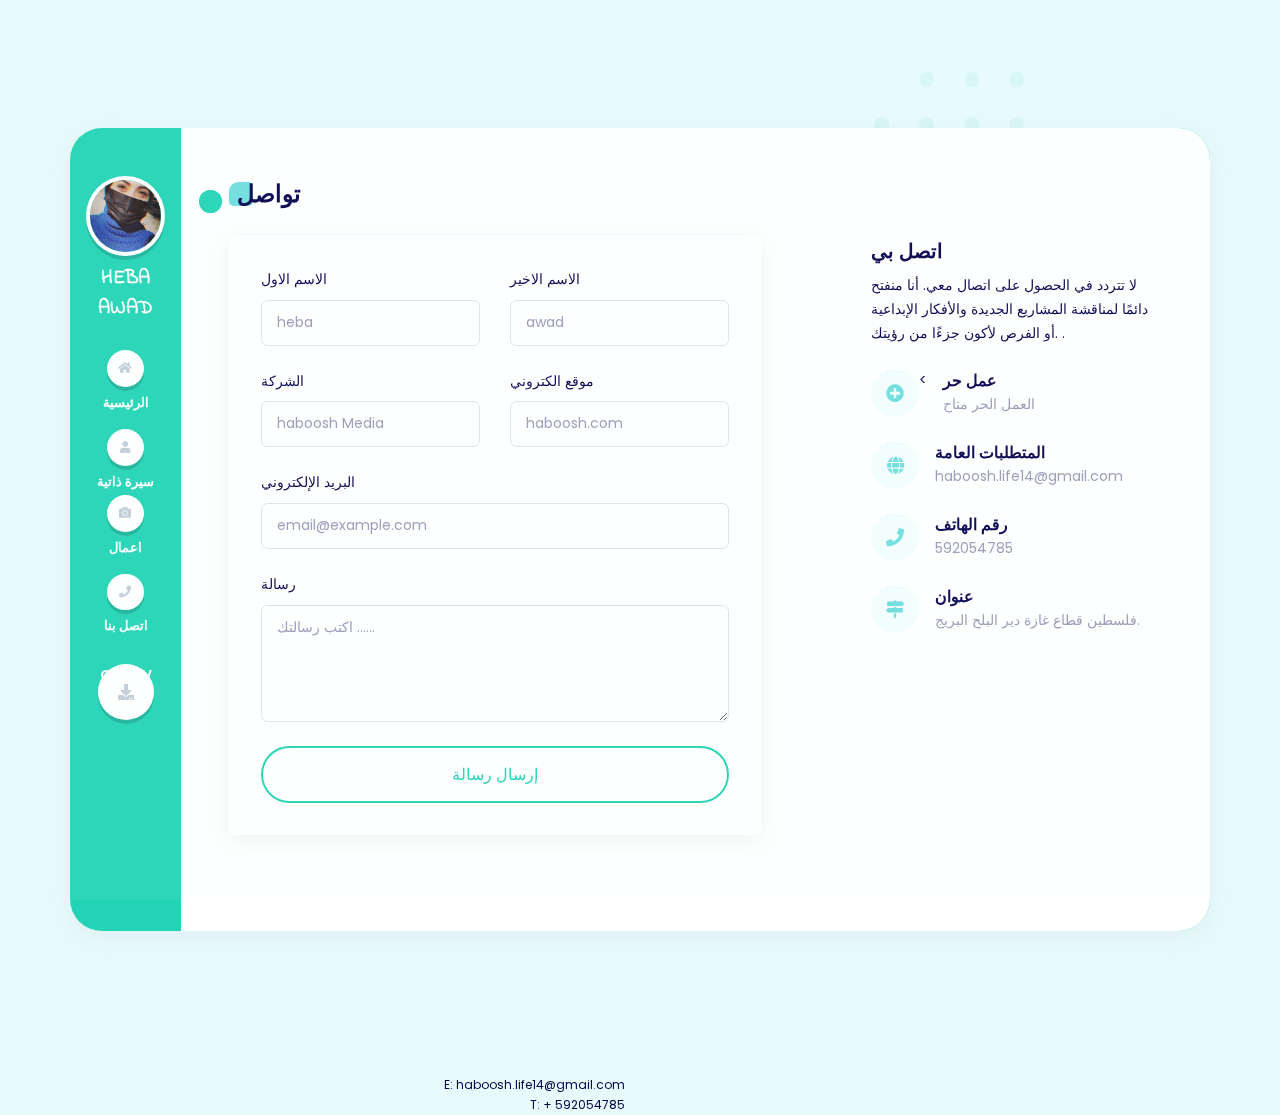
<file: contact.html>
<!DOCTYPE html>
<html lang="en">
   <head>
      <!-- Metas -->
      <meta charset="utf-8">
      <title>Heba Awad</title>
      <meta name="description" content="">
      <meta name="format-detection" content="telephone=no">
      <meta name="viewport" content="width=device-width, initial-scale=1.0">
      <!-- Css -->
      <link href="css/bootstrap.css" rel="stylesheet" type="text/css" media="all" />
      <link href="css/main.css" rel="stylesheet" type="text/css" media="all" />
      <link href="css/venobox.css" rel="stylesheet" type="text/css" media="all" />
      <link href="css/animate.css" rel="stylesheet" type="text/css" media="all"/>
      <link href="css/fonts.css" rel="stylesheet" type="text/css" media="all" />
      <link href="css/owl-carousel/owl.carousel.css" rel="stylesheet"  media="all"/>
      <link href="css/owl-carousel/owl.theme.css" rel="stylesheet"  media="all" />
      <link href="css/owl-carousel/owl.transitions.css" rel="stylesheet"  media="all" />
      <link href="//fonts.googleapis.com/css?family=Poppins:300,400,500,600,700" rel="stylesheet">
      <link href="https://fonts.googleapis.com/css2?family=Indie+Flower&display=swap" rel="stylesheet">
   </head>
   <body>
<div class="custom-cursor-holder">
      <div class="circle-cursor   circle-cursor-top">
    <span class="circle-cursor-inner"></span>
</div>
<div class="circle-cursor circle-cursor-bottom"></div>
</div>
      <div class="loader">
         <div class="loader-inner">
            <div class="bounce">
               <div class="bounce-circle"></div>
            </div>
         </div>
      </div>
      <div class="parallax ">
         <svg class="p7 circle-left-md layer" data-name="circle-left" data-depth="-0.3" xmlns="http://www.w3.org/2000/svg" xmlns:xlink="http://www.w3.org/1999/xlink" viewBox="0 0 4221.94 4221.94">
            <defs>
               <linearGradient id="circle-left-md" x1="-97.67" y1="1854.34" x2="4123.1" y2="1854.34" gradientTransform="translate(2147.13 -625.51) rotate(48.1)" gradientUnits="userSpaceOnUse">
                  <stop offset="0" stop-color="#e8fbfc" stop-opacity="0"></stop>
                  <stop offset="0.26" stop-color="#e8fbfc" stop-opacity="0.01"></stop>
                  <stop offset="0.35" stop-color="#e7fbfc" stop-opacity="0.04"></stop>
                  <stop offset="0.41" stop-color="#e5fafb" stop-opacity="0.08"></stop>
                  <stop offset="0.47" stop-color="#e3f9fa" stop-opacity="0.15"></stop>
                  <stop offset="0.51" stop-color="#e0f9f9" stop-opacity="0.24"></stop>
                  <stop offset="0.55" stop-color="#ddf7f8" stop-opacity="0.35"></stop>
                  <stop offset="0.59" stop-color="#d9f6f6" stop-opacity="0.48"></stop>
                  <stop offset="0.59" stop-color="#d8f6f6" stop-opacity="0.5"></stop>
                  <stop offset="0.68" stop-color="#d8f6f6" stop-opacity="0.51"></stop>
                  <stop offset="0.72" stop-color="#d8f6f6" stop-opacity="0.54"></stop>
                  <stop offset="0.74" stop-color="#d8f6f6" stop-opacity="0.58"></stop>
                  <stop offset="0.76" stop-color="#d8f6f6" stop-opacity="0.65"></stop>
                  <stop offset="0.77" stop-color="#d8f6f6" stop-opacity="0.74"></stop>
                  <stop offset="0.79" stop-color="#d8f6f6" stop-opacity="0.85"></stop>
                  <stop offset="0.8" stop-color="#d8f6f6" stop-opacity="0.98"></stop>
                  <stop offset="0.8" stop-color="#d8f6f6"></stop>
               </linearGradient>
               <linearGradient id="circle-left-md-grd" y1="2110.97" x2="4221.94" y2="2110.97" gradientUnits="userSpaceOnUse">
                  <stop offset="0.58" stop-color="#e8fbfc"></stop>
                  <stop offset="0.85" stop-color="#e6fafb"></stop>
                  <stop offset="0.95" stop-color="#dff8f9"></stop>
                  <stop offset="1" stop-color="#d8f6f6"></stop>
               </linearGradient>
            </defs>
            <circle class="circle-left-md" cx="2110.97" cy="2110.97" r="2110.38"></circle>
         </svg>
         <svg class="p11 circle-left-sm layer" data-name="circle-left" data-depth="0.3" xmlns="http://www.w3.org/2000/svg" xmlns:xlink="http://www.w3.org/1999/xlink" viewBox="0 0 4221.94 4221.94">
            <defs>
               <linearGradient id="circle-left-sm" x1="-97.67" y1="1854.34" x2="4123.1" y2="1854.34" gradientTransform="translate(2147.13 -625.51) rotate(48.1)" gradientUnits="userSpaceOnUse">
                  <stop offset="0" stop-color="#e8fbfc" stop-opacity="0"></stop>
                  <stop offset="0.26" stop-color="#e8fbfc" stop-opacity="0.01"></stop>
                  <stop offset="0.35" stop-color="#e7fbfc" stop-opacity="0.04"></stop>
                  <stop offset="0.41" stop-color="#e5fafb" stop-opacity="0.08"></stop>
                  <stop offset="0.47" stop-color="#e3f9fa" stop-opacity="0.15"></stop>
                  <stop offset="0.51" stop-color="#e0f9f9" stop-opacity="0.24"></stop>
                  <stop offset="0.55" stop-color="#ddf7f8" stop-opacity="0.35"></stop>
                  <stop offset="0.59" stop-color="#d9f6f6" stop-opacity="0.48"></stop>
                  <stop offset="0.59" stop-color="#d8f6f6" stop-opacity="0.5"></stop>
                  <stop offset="0.68" stop-color="#d8f6f6" stop-opacity="0.51"></stop>
                  <stop offset="0.72" stop-color="#d8f6f6" stop-opacity="0.54"></stop>
                  <stop offset="0.74" stop-color="#d8f6f6" stop-opacity="0.58"></stop>
                  <stop offset="0.76" stop-color="#d8f6f6" stop-opacity="0.65"></stop>
                  <stop offset="0.77" stop-color="#d8f6f6" stop-opacity="0.74"></stop>
                  <stop offset="0.79" stop-color="#d8f6f6" stop-opacity="0.85"></stop>
                  <stop offset="0.8" stop-color="#d8f6f6" stop-opacity="0.98"></stop>
                  <stop offset="0.8" stop-color="#d8f6f6"></stop>
               </linearGradient>
               <linearGradient id="circle-left-sm-grd" y1="2110.97" x2="4221.94" y2="2110.97" gradientUnits="userSpaceOnUse">
                  <stop offset="0.58" stop-color="#e8fbfc"></stop>
                  <stop offset="0.85" stop-color="#e6fafb"></stop>
                  <stop offset="0.95" stop-color="#dff8f9"></stop>
                  <stop offset="1" stop-color="#d8f6f6"></stop>
               </linearGradient>
            </defs>
            <circle class="circle-left-sm" cx="2110.97" cy="2110.97" r="2110.38"></circle>
         </svg>
         <svg class="p9 dott-arrow layer" data-name="dott-arrow" data-depth="0.3" xmlns="http://www.w3.org/2000/svg" viewBox="0 0 273.54 478.48">
            <path class="dott-arrow" d="M273.54,9.21a8.41,8.41,0,0,1-8.46,8.49c-4.15,0-8.49-4.73-8.48-9.26,0-4.95,3.68-8.44,8.89-8.43C270.19,0,273.64,4,273.54,9.21Z"></path>
            <path class="dott-arrow" d="M171.07,316.18c.05,5.2-3.37,8.9-8.32,9s-8.58-3.57-8.62-8.71c0-4.72,4.42-9.18,9-9C167.07,307.59,171,312,171.07,316.18Z"></path>
            <path class="dott-arrow" d="M8.77,273.54c-5,0-8.76-3.52-8.77-8.05,0-5.19,3.49-8.87,8.44-8.89,4.52,0,9.26,4.33,9.25,8.48C17.69,270,13.91,273.58,8.77,273.54Z"></path>
            <path class="dott-arrow" d="M171.07,111.45c0,4.59-4.32,8.94-8.67,8.79s-8.26-4.41-8.27-8.85a8.82,8.82,0,0,1,8.57-8.91C167.63,102.54,171.09,106.25,171.07,111.45Z"></path>
            <path class="dott-arrow" d="M162.66,0c5,0,8.4,3.63,8.41,8.85,0,4.14-4.28,8.7-8.31,8.83s-8.66-4.61-8.63-8.95C154.17,3.54,157.66,0,162.66,0Z"></path>
            <path class="dott-arrow" d="M102.51,368.07c-.07-4.33,4.45-9,8.79-9s8.8,4.07,8.94,8.27-4.53,9.2-9,9.4C107.42,376.9,102.58,372.08,102.51,368.07Z"></path>
            <path class="dott-arrow" d="M273.54,316.87a8.47,8.47,0,0,1-16.94,0c-.05-4.62,4.5-9.4,8.92-9.38S273.57,311.77,273.54,316.87Z"></path>
            <path class="dott-arrow" d="M8.35,325.19c-4.14-.1-8.34-4.55-8.35-8.86s4.78-9,9-8.87c3.95.08,8.71,5.16,8.7,9.28S12.81,325.29,8.35,325.19Z"></path>
            <path class="dott-arrow" d="M273.54,111.28c0,5.07-3.58,8.91-8.4,9-3.93,0-8.45-4.57-8.54-8.72a8.78,8.78,0,0,1,8.89-9C270,102.52,273.51,106.32,273.54,111.28Z"></path>
            <path class="dott-arrow" d="M51.66,111.22c0-4.79,3.8-8.79,8.19-8.7a8.76,8.76,0,0,1,8.75,8.71c.06,4.56-4.28,9.11-8.6,9C55.16,120.14,51.61,116.31,51.66,111.22Z"></path>
            <path class="dott-arrow" d="M111.3,51.66c5,0,8.89,3.59,8.94,8.4.05,4.4-4.34,8.59-9,8.54-4.47,0-8.59-4-8.7-8.34A8.4,8.4,0,0,1,111.3,51.66Z"></path>
            <path class="dott-arrow" d="M8.88,171.07c-5.14,0-8.85-3.51-8.87-8.41a8.51,8.51,0,0,1,8.84-8.53c4.12,0,8.67,4.26,8.82,8.28S13.2,171.07,8.88,171.07Z"></path>
            <path class="dott-arrow" d="M51.66,316.56c.07-4.9,3.92-9,8.44-9.05,4.37,0,8.65,4.55,8.5,9.1-.17,5.13-3.88,8.77-8.75,8.57A8.27,8.27,0,0,1,51.66,316.56Z"></path>
            <path class="dott-arrow" d="M171.07,214.09a8.35,8.35,0,0,1-8.36,8.53,8.73,8.73,0,0,1-8.58-8.81c0-4.81,4-8.9,8.64-8.75C167.78,205.23,171.14,208.89,171.07,214.09Z"></path>
            <path class="dott-arrow" d="M111.29,273.54a8.39,8.39,0,0,1-8.71-8.59c.11-4.56,4.22-8.33,9.12-8.35,3.93,0,8.6,4.66,8.54,8.56C120.18,270,116.34,273.56,111.29,273.54Z"></path>
            <path class="dott-arrow" d="M120.21,111.34c0,3.9-5.25,9-9,8.88-4-.16-8.57-4.78-8.65-8.73-.09-4.27,4.45-8.91,8.77-9S120.23,107.08,120.21,111.34Z"></path>
            <path class="dott-arrow" d="M120.21,316.2c.13,4.23-4.46,8.91-8.78,9s-8.9-4.54-8.92-8.83c0-4,4.43-8.59,8.52-8.87C114.8,307.19,120.09,312.23,120.21,316.2Z"></path>
            <path class="dott-arrow" d="M171.07,367.72c.05,4.31-4.48,9.14-8.49,9s-8.43-4.77-8.45-8.74c0-5.16,3.39-8.83,8.32-8.94S171,362.63,171.07,367.72Z"></path>
            <path class="dott-arrow" d="M273.54,368.1c-.05,4.32-4.22,8.63-8.36,8.66s-8.56-4.75-8.58-9.16a8.33,8.33,0,0,1,8.72-8.51C270.28,359.27,273.6,362.91,273.54,368.1Z"></path>
            <path class="dott-arrow" d="M120.24,419.2c0,4-4.69,8.46-8.85,8.47-4.48,0-8.83-4.31-8.87-8.84s3.79-8.08,8.76-8.1S120.24,414.38,120.24,419.2Z"></path>
            <path class="dott-arrow" d="M213.51,171.07c-5.36-.1-7.83-3-7.72-9,.1-5.3,3-8.07,8.35-8a8.9,8.9,0,0,1,8.57,8.38C222.79,167.42,218.76,171.17,213.51,171.07Z"></path>
            <path class="dott-arrow" d="M162.51,478.48c-5.51,0-8.34-2.7-8.38-7.93,0-4.8,3.83-8.94,8.39-9a8.56,8.56,0,0,1,8.55,8.78C171.1,475.87,168.34,478.5,162.51,478.48Z"></path>
            <path class="dott-arrow" d="M205.79,367.79c0-4.83,3.48-8.68,8-8.72a9.12,9.12,0,0,1,8.91,8.71c.1,3.91-5.08,9.13-9,9C209.26,376.71,205.83,372.8,205.79,367.79Z"></path>
            <path class="dott-arrow" d="M265,410.73c5,0,8.54,3.27,8.57,8,0,5.24-3.35,8.89-8.3,9a8.47,8.47,0,1,1-.27-16.94Z"></path>
            <path class="dott-arrow" d="M273.54,265.1c0,5-3.32,8.45-8.11,8.44-5.21,0-8.82-3.44-8.83-8.43a8.47,8.47,0,1,1,16.94,0Z"></path>
            <path class="dott-arrow" d="M205.79,8.61A8.29,8.29,0,0,1,213.9,0a9.15,9.15,0,0,1,8.78,8.84c0,4.27-4.13,8.51-8.54,8.69C209.32,17.73,205.81,14,205.79,8.61Z"></path>
            <path class="dott-arrow" d="M265,478.48a8.17,8.17,0,0,1-8.37-8.74,8.51,8.51,0,0,1,8.3-8.18c5-.13,8.74,3.88,8.64,9.19S270.66,478.51,265,478.48Z"></path>
            <path class="dott-arrow" d="M60.08,273.54a8.47,8.47,0,1,1,.1-16.94,8.47,8.47,0,1,1-.1,16.94Z"></path>
            <path class="dott-arrow" d="M106,169.29c-3.43-3-4.17-6.6-2.21-10.65,1.65-3.44,4.57-4.75,8.32-4.51,4.09.26,6.36,2.73,7.66,6.28,2,5.47-3,10.65-10.21,10.65C108.44,170.38,107,170.25,106,169.29Z"></path>
            <path class="dott-arrow" d="M8.52,205.79c5.23,0,9.27,3.57,9.22,8.15,0,3.94-4.65,8.59-8.69,8.75-4.26.16-9-4.4-9-8.73A8.29,8.29,0,0,1,8.52,205.79Z"></path>
            <path class="dott-arrow" d="M273.54,60.11a8.28,8.28,0,0,1-8.17,8.49c-5.19-.06-8.79-3.56-8.77-8.52A8.18,8.18,0,0,1,265,51.66C270.25,51.62,273.54,54.85,273.54,60.11Z"></path>
            <path class="dott-arrow" d="M273.54,162.56a8.47,8.47,0,1,1-8.67-8.42A8.2,8.2,0,0,1,273.54,162.56Z"></path>
            <path class="dott-arrow" d="M111.36,222.68c-4.33,0-8.94-4.67-8.84-9s4.34-8.46,8.7-8.51c4-.06,8.82,4.44,9,8.42S115.55,222.68,111.36,222.68Z"></path>
            <path class="dott-arrow" d="M51.66,367.69a8.28,8.28,0,0,1,8.26-8.6c4.9-.15,8.57,3.53,8.68,8.69.08,4.07-4.35,8.82-8.38,9C56,376.92,51.71,372.43,51.66,367.69Z"></path>
            <path class="dott-arrow" d="M213.86,102.52c4.32,0,8.9,4.67,8.82,9s-4.59,8.84-8.51,8.78c-4.84-.08-8.42-3.92-8.38-9S209.34,102.5,213.86,102.52Z"></path>
            <path class="dott-arrow" d="M162.74,410.73a8.4,8.4,0,0,1,8.33,8.8,8.47,8.47,0,1,1-8.33-8.8Z"></path>
            <path class="dott-arrow" d="M154.13,59.87a8.47,8.47,0,1,1,8,8.73A8.21,8.21,0,0,1,154.13,59.87Z"></path>
            <path class="dott-arrow" d="M205.79,316.58c0-5.14,3.76-9.3,8.23-9.12,4,.15,8.6,4.8,8.66,8.76s-4.4,9-8.33,8.95S204.78,321.8,205.79,316.58Z"></path>
            <path class="dott-arrow" d="M205.79,265a8.18,8.18,0,0,1,8.66-8.44,8.58,8.58,0,0,1,8.26,8.66c-.15,4.86-4,8.36-9.08,8.28S205.77,270.62,205.79,265Z"></path>
            <path class="dott-arrow" d="M162.58,273.54a8.47,8.47,0,1,1,8.49-8.64A8.35,8.35,0,0,1,162.58,273.54Z"></path>
            <path class="dott-arrow" d="M60.3,205.79c5.38,0,8.36,3,8.3,8.16a8.6,8.6,0,0,1-8.72,8.65A8.3,8.3,0,0,1,51.66,214C51.63,208.42,54.45,205.75,60.3,205.79Z"></path>
            <path class="dott-arrow" d="M205.79,419.15c0-5.63,2.55-8.36,7.86-8.42,5.06-.05,9.2,3.74,9,8.29s-4,8.6-8.34,8.65A8.19,8.19,0,0,1,205.79,419.15Z"></path>
            <path class="dott-arrow" d="M273.54,214.09c-.07,4.75-3.93,8.75-8.29,8.59a8.85,8.85,0,0,1-8.65-8.78c.14-4.86,3.83-8.2,9-8.11C271,205.88,273.62,208.63,273.54,214.09Z"></path>
            <path class="dott-arrow" d="M60.09,171.07a8.47,8.47,0,1,1,8.51-8.32A8.17,8.17,0,0,1,60.09,171.07Z"></path>
            <path class="dott-arrow" d="M205.79,213.73c0-5,3.61-8.67,8.3-8.52,4.4.13,8.59,4.34,8.59,8.62s-4.67,8.95-9,8.85C209.14,222.58,205.76,218.76,205.79,213.73Z"></path>
            <path class="dott-arrow" d="M162.4,154.13c4.9-.08,8.54,3.59,8.67,8.72a8.47,8.47,0,1,1-8.67-8.72Z"></path>
            <path class="dott-arrow" d="M205.79,60c0-5.5,2.76-8.31,8.08-8.31a8.39,8.39,0,0,1,8.74,8.63,9,9,0,0,1-8.77,8.31A8.27,8.27,0,0,1,205.79,60Z"></path>
            <path class="dott-arrow" d="M205.79,470.27c0-4.92,3.59-8.72,8.1-8.68,4.32,0,8.86,4.67,8.79,9-.08,4.54-3.87,7.94-8.84,7.94C208.48,478.48,205.74,475.69,205.79,470.27Z"></path>
            <path class="dott-arrow" d="M106,169.29a4.85,4.85,0,0,1,3.56,1.77C108.05,171.16,106.7,170.9,106,169.29Z"></path>
         </svg>
      </div>
      <div id="wrapper" class="wrapper home">
         <div class="container  spacer-xlg">
            <div class="row bg-primary-2 radius-2 shadow-lg">
               <div class="col-lg-1 pl-lg-0 pr-lg-0  mb-lg-5">
                  <div class="sticky-lg-top">
                     <header class="pl-lg-3 pt-6 pb-lg-6 text-center">
                         <div class="position-relative d-inline-block">
                        <a  class="mb-menu position-absolute" href="#"></a>
                     <a class="d-inline-block" href="index.html">
                        <div class="profile-image">
                           <img class="rounded-circle img-sm shadow-h" src="assets/img/01_profile.jpg" alt="Image">
                        </div>
                     </a>
                  </div>
                        <div class="mt-2 mb-3 mb-lg-4">
                              <h6 class="text-white font-alt mb-0 h5  font-weight-600">HEBA AWAD</h6>
                           </div>
                        <nav id="main-nav" class="main-nav position-relative">
                            <ul class="pl-0 mb-4 mb-lg-0">
                                <li>
                                    <a href="index.html">
                                        <span class=" btn-round btn-round-sm d-inline-block radius-2 shadow-h">
                                            <i class="fa fa-home btn-icon-inner"></i>
                                        </span>
                                        <span class="font-weight-600  text-uppercase  d-block text-white">الرئيسية</span>
                                    </a>
                                </li>
                                <li>
                                    <a class="" href="about.html">
                                        <span class="  btn-round btn-round-sm d-inline-block radius-2 shadow-h">
                                            <i class="fa fa-user btn-icon-inner "></i>
                                        </span>
                                        <span class="font-weight-600 text-uppercase  d-block text-white">
                                            سيرة ذاتية
                                        </span>
                                    </a>
                                    </l
                                <li>
                                    <a class="" href="work.html">
                                        <span class="btn-round btn-round-sm d-inline-block radius-2 shadow-h">
                                            <i class="fa fa-camera btn-icon-inner"></i>
                                        </span>
                                        <span class="font-weight-600  text-uppercase  d-block text-white">اعمال</span>
                                    </a>
                                </li>

                                <li>
                                    <a class=" " href="contact.html">
                                        <span class=" btn-round btn-round-sm d-inline-block radius-2 shadow-h">
                                            <i class="fa fa-phone btn-icon-inner"></i>
                                        </span>
                                        <span class="font-weight-600  text-uppercase  d-block text-white">اتصل بنا</span>
                                    </a>
                                </li>
                            </ul>
                        </nav>
                        <div class="text-center mt-4 d-none d-lg-block">
                           <a  href="assets\img\portfolio\grid\CV.pdf"
                           <span class=" btn-round btn-round-md d-inline-block radius-2 shadow-h">
                           <i class="fa fa-download btn-icon-inner" ></i>
                           </span>
                           <span class="font-weight-600 font-size-14 text-uppercase  d-block text-white">Get cv</span>
                           </a>
                        </div>
                     </header>
                  </div>
               </div>
               <div class="col-lg-11  pr-0 pl-lg-3 pl-0">
                  <section class="min-h bg-white  radius-half  padding-dy">
                     <div class="row ">
                        <div class="col-lg-12">
                           <div class="main-title position-relative mb-4">
                               <h2 class="h4 ml-2 mb-0 font-weight-600 ">تواصل</h2>
                           </div>
                        </div>
                     </div>
                     <div class="row justify-content-md-between mb-6">
                        <div class="col-lg-7 mb-5 mb-lg-0">
                           <div class="card card-lg border-0 shadow-lg">
                              <div class="card-body p-5">
                                 <form>
                                    <div class="d-grid gap">
                                    <div class="row">
                                       <div class="col-sm-6 mb-4 mb-sm-0">
                                           <label class="form-label">الاسم الاول</label>
                                             <input type="text" class="form-control" name="name" id="name" placeholder="heba" >
                                       </div>
                                       <div class="col-sm-6">
                                           <label class="form-label">الاسم الاخير</label>
                                             <input type="text" class="form-control" name="lastName" id="lastName" placeholder="awad">
                                       </div>
                                    </div>
                                    <div class="row">
                                       <div class="col-sm-6 mb-4 mb-sm-0">
                                           <label class="form-label">الشركة</label>
                                             <input type="text" class="form-control" name="company" placeholder="haboosh Media" >
                                       </div>
                                       <div class="col-sm-6">
                                           <label class="form-label">موقع الكتروني</label>
                                             <input type="text" class="form-control" name="website" placeholder="haboosh.com">
                                       </div>
                                    </div>
                                    <div>
                                        <label class="form-label">البريد الإلكتروني </label>
                                       <input type="text" class="form-control" name="email" id="email" placeholder="email@example.com" >
                                    </div>
                                    <div>
                                        <label class="form-label">رسالة</label>
                                       <textarea class="form-control" name="message" id="message" placeholder="اكتب رسالتك ......" rows="4"></textarea>
                                    </div>
                                    <div class="d-grid">
                                        <button type="submit" class="btn btn-primary send font-size-16">إرسال رسالة</button>
                                    </div>
                                 </div>
                                 </form>
                              </div>
                           </div>
                        </div>
                        <div class="col-md-6 col-lg-4">
                           <div class="">
                               <h4 class="h5 font-weight-600">اتصل بي</h4>
                               <p class=" mb-4">
                                   لا تتردد في الحصول على اتصال معي. أنا منفتح دائمًا لمناقشة المشاريع الجديدة والأفكار الإبداعية أو الفرص لأكون جزءًا من رؤيتك.

                                   .
                               </p>
                           </div>
                           <div class="media mb-4">
                              <div class="ui-icon ui-icon-sm rounded-circle mx-0">
                                 <div class="ui-icon-inner">
                                    <i class="fa fa-plus-circle text-alt-2 font-size-18 btn-icon-inner "></i>
                                 </div>
                              </div>
                              <<div class="ml-3 media-body">
                                 <h6 class="font-weight-600  mb-0 ">عمل حر</h6>
                                 <p class="text-muted mb-0">العمل الحر متاح</p>
                              </div></p>
                              
                           </div>
                           <div class="media mb-4">
                              <div class="ui-icon ui-icon-sm rounded-circle mx-0">
                                 <div class="ui-icon-inner">
                                    <i class="fa fa fa-globe text-alt-2 font-size-18 btn-icon-inner "></i>
                                 </div>
                              </div>
                              <div class="ml-3 media-body">
                                  <h6 class="font-weight-600  mb-0 ">المتطلبات العامة</h6>
                                  <a class="text-muted" href="#">haboosh.life14@gmail.com</a>
                              </div>
                           </div>
                           <div class="media mb-4">
                              <div class="ui-icon ui-icon-sm rounded-circle mx-0">
                                 <div class="ui-icon-inner">
                                    <i class="fa fa fa-phone text-alt-2 font-size-18 btn-icon-inner "></i>
                                 </div>
                              </div>
                              <div class="ml-3 media-body">
                                  <h6 class="font-weight-600  mb-0 ">رقم الهاتف</h6>
                                  <a class="text-muted" href="#">592054785  </a>
                              </div>
                           </div>
                           <div class="media">
                              <div class="ui-icon ui-icon-sm rounded-circle mx-0">
                                 <div class="ui-icon-inner">
                                    <i class="fa fa fa-map-signs text-alt-2 font-size-18 btn-icon-inner "></i>
                                 </div>
                              </div>
                              <div class="ml-3 media-body">
                                  <h6 class="font-weight-600  mb-0 ">عنوان</h6>
                                  <p class="text-muted mb-0">فلسطين قطاع غازة دير البلح البريج.</p>
                              </div>
                           </div>
                        </div>
                     </div>
                  </section>
               </div>
            </div>
            <footer class="mt-3">
           
                  </div>
                  <div class="col-md-6 mt-2 mt-lg-0 text-md-right">
                      <p class="mb-0 font-size-12">E: haboosh.life14@gmail.com</p>
                        <p class="mb-0 font-size-12">T: + 592054785</p>
                  </div>
               </div>
            </footer>
         </div>
         <a class="scroll-to-top  scroll" href="#wrapper">
         <span class=" btn-round btn-round-sm d-inline-block radius-2 shadow-h">
         <i class="fas fa-arrow-up  btn-icon-inner" aria-hidden="true"></i>
         </span>
         </a>
      </div>
      <!-- End wrapper-->
      <!--Javascript-->
      <script src="js/jquery-1.12.4.min.js"></script>
      <script src="js/bootstrap.min.js"></script>
      <script src="js/smooth-scroll.js"></script>
      <script src="js/venobox.js"></script>
      <script src="js/owl.carousel.js"></script>
      <script src="js/placeholders.min.js"></script>
      <script src="js/parallax.js"></script>
      <script src="js/jquery.easy-pie-chart.js"></script>
      <script src="js/script.js"></script>
      <!-- Google analytics -->
      <!-- End google analytics -->
   </body>
</html>
</file>
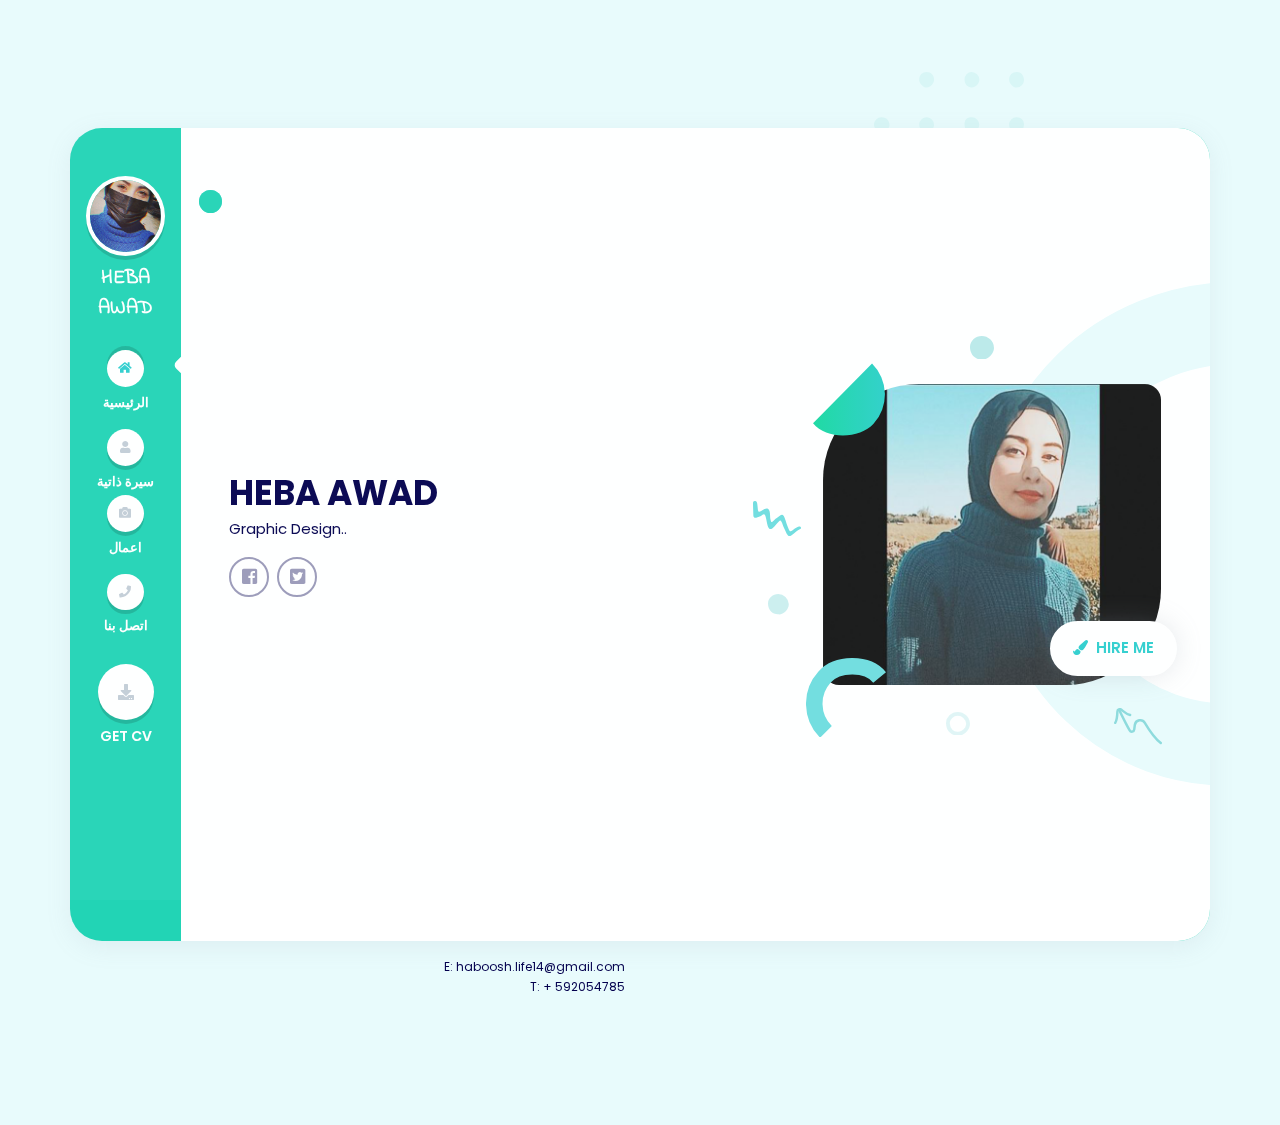
<file: heba awad.html>
<!DOCTYPE html>
<html lang="en">
   <head>
      <!-- Metas -->
      <meta charset="utf-8">
      <title>Heba Awad</title>
      <meta name="description" content="">
      <meta name="format-detection" content="telephone=no">
      <meta name="viewport" content="width=device-width, initial-scale=1.0">
      <!-- Css -->
      <link href="css/bootstrap.css" rel="stylesheet" type="text/css" media="all" />
      <link href="css/main.css" rel="stylesheet" type="text/css" media="all" />
      <link href="css/venobox.css" rel="stylesheet" type="text/css" media="all" />
      <link href="css/animate.css" rel="stylesheet" type="text/css" media="all"/>
      <link href="css/fonts.css" rel="stylesheet" type="text/css" media="all" />
      <link href="css/owl-carousel/owl.carousel.css" rel="stylesheet"  media="all"/>
      <link href="css/owl-carousel/owl.theme.css" rel="stylesheet"  media="all" />
      <link href="css/owl-carousel/owl.transitions.css" rel="stylesheet"  media="all" />
      <link href="//fonts.googleapis.com/css?family=Poppins:300,400,500,600,700" rel="stylesheet">
      <link href="https://fonts.googleapis.com/css2?family=Indie+Flower&display=swap" rel="stylesheet">
   </head>
   <body>
<div class="custom-cursor-holder">
      <div class="circle-cursor   circle-cursor-top">
    <span class="circle-cursor-inner"></span>
</div>
<div class="circle-cursor circle-cursor-bottom"></div>
</div>
       <div class="loader">
         <div class="loader-inner">
            <div class="bounce">
               <div class="bounce-circle"></div>
            </div>
         </div>
      </div>
      <div class="parallax" data-relative-input="true">
         <svg class="p7 circle-left-md layer"  data-name="circle-left" data-depth="-0.3" xmlns="http://www.w3.org/2000/svg" xmlns:xlink="http://www.w3.org/1999/xlink" viewBox="0 0 4221.94 4221.94">
            <defs>
               <linearGradient id="circle-left-md" x1="-97.67" y1="1854.34" x2="4123.1" y2="1854.34" gradientTransform="translate(2147.13 -625.51) rotate(48.1)" gradientUnits="userSpaceOnUse">
                  <stop offset="0" stop-color="#e8fbfc" stop-opacity="0"/>
                  <stop offset="0.26" stop-color="#e8fbfc" stop-opacity="0.01"/>
                  <stop offset="0.35" stop-color="#e7fbfc" stop-opacity="0.04"/>
                  <stop offset="0.41" stop-color="#e5fafb" stop-opacity="0.08"/>
                  <stop offset="0.47" stop-color="#e3f9fa" stop-opacity="0.15"/>
                  <stop offset="0.51" stop-color="#e0f9f9" stop-opacity="0.24"/>
                  <stop offset="0.55" stop-color="#ddf7f8" stop-opacity="0.35"/>
                  <stop offset="0.59" stop-color="#d9f6f6" stop-opacity="0.48"/>
                  <stop offset="0.59" stop-color="#d8f6f6" stop-opacity="0.5"/>
                  <stop offset="0.68" stop-color="#d8f6f6" stop-opacity="0.51"/>
                  <stop offset="0.72" stop-color="#d8f6f6" stop-opacity="0.54"/>
                  <stop offset="0.74" stop-color="#d8f6f6" stop-opacity="0.58"/>
                  <stop offset="0.76" stop-color="#d8f6f6" stop-opacity="0.65"/>
                  <stop offset="0.77" stop-color="#d8f6f6" stop-opacity="0.74"/>
                  <stop offset="0.79" stop-color="#d8f6f6" stop-opacity="0.85"/>
                  <stop offset="0.8" stop-color="#d8f6f6" stop-opacity="0.98"/>
                  <stop offset="0.8" stop-color="#d8f6f6"/>
               </linearGradient>
               <linearGradient id="circle-left-md-grd" y1="2110.97" x2="4221.94" y2="2110.97" gradientUnits="userSpaceOnUse">
                  <stop offset="0.58" stop-color="#e8fbfc"/>
                  <stop offset="0.85" stop-color="#e6fafb"/>
                  <stop offset="0.95" stop-color="#dff8f9"/>
                  <stop offset="1" stop-color="#d8f6f6"/>
               </linearGradient>
            </defs>
            <circle class="circle-left-md" cx="2110.97" cy="2110.97" r="2110.38"/>
         </svg>





         <svg class="p11 circle-left-sm layer"  data-name="circle-left" data-depth="0.3" xmlns="http://www.w3.org/2000/svg" xmlns:xlink="http://www.w3.org/1999/xlink" viewBox="0 0 4221.94 4221.94">
            <defs>
               <linearGradient id="circle-left-sm" x1="-97.67" y1="1854.34" x2="4123.1" y2="1854.34" gradientTransform="translate(2147.13 -625.51) rotate(48.1)" gradientUnits="userSpaceOnUse">
                  <stop offset="0" stop-color="#e8fbfc" stop-opacity="0"/>
                  <stop offset="0.26" stop-color="#e8fbfc" stop-opacity="0.01"/>
                  <stop offset="0.35" stop-color="#e7fbfc" stop-opacity="0.04"/>
                  <stop offset="0.41" stop-color="#e5fafb" stop-opacity="0.08"/>
                  <stop offset="0.47" stop-color="#e3f9fa" stop-opacity="0.15"/>
                  <stop offset="0.51" stop-color="#e0f9f9" stop-opacity="0.24"/>
                  <stop offset="0.55" stop-color="#ddf7f8" stop-opacity="0.35"/>
                  <stop offset="0.59" stop-color="#d9f6f6" stop-opacity="0.48"/>
                  <stop offset="0.59" stop-color="#d8f6f6" stop-opacity="0.5"/>
                  <stop offset="0.68" stop-color="#d8f6f6" stop-opacity="0.51"/>
                  <stop offset="0.72" stop-color="#d8f6f6" stop-opacity="0.54"/>
                  <stop offset="0.74" stop-color="#d8f6f6" stop-opacity="0.58"/>
                  <stop offset="0.76" stop-color="#d8f6f6" stop-opacity="0.65"/>
                  <stop offset="0.77" stop-color="#d8f6f6" stop-opacity="0.74"/>
                  <stop offset="0.79" stop-color="#d8f6f6" stop-opacity="0.85"/>
                  <stop offset="0.8" stop-color="#d8f6f6" stop-opacity="0.98"/>
                  <stop offset="0.8" stop-color="#d8f6f6"/>
               </linearGradient>
               <linearGradient id="circle-left-sm-grd" y1="2110.97" x2="4221.94" y2="2110.97" gradientUnits="userSpaceOnUse">
                  <stop offset="0.58" stop-color="#e8fbfc"/>
                  <stop offset="0.85" stop-color="#e6fafb"/>
                  <stop offset="0.95" stop-color="#dff8f9"/>
                  <stop offset="1" stop-color="#d8f6f6"/>
               </linearGradient>
            </defs>
            <circle class="circle-left-sm" cx="2110.97" cy="2110.97" r="2110.38"/>
         </svg>
         <svg class="p9 dott-arrow layer" data-name="dott-arrow" data-depth="0.3" xmlns="http://www.w3.org/2000/svg" viewBox="0 0 273.54 478.48">
            <path class="dott-arrow" d="M273.54,9.21a8.41,8.41,0,0,1-8.46,8.49c-4.15,0-8.49-4.73-8.48-9.26,0-4.95,3.68-8.44,8.89-8.43C270.19,0,273.64,4,273.54,9.21Z"/>
            <path class="dott-arrow" d="M171.07,316.18c.05,5.2-3.37,8.9-8.32,9s-8.58-3.57-8.62-8.71c0-4.72,4.42-9.18,9-9C167.07,307.59,171,312,171.07,316.18Z"/>
            <path class="dott-arrow" d="M8.77,273.54c-5,0-8.76-3.52-8.77-8.05,0-5.19,3.49-8.87,8.44-8.89,4.52,0,9.26,4.33,9.25,8.48C17.69,270,13.91,273.58,8.77,273.54Z"/>
            <path class="dott-arrow" d="M171.07,111.45c0,4.59-4.32,8.94-8.67,8.79s-8.26-4.41-8.27-8.85a8.82,8.82,0,0,1,8.57-8.91C167.63,102.54,171.09,106.25,171.07,111.45Z"/>
            <path class="dott-arrow" d="M162.66,0c5,0,8.4,3.63,8.41,8.85,0,4.14-4.28,8.7-8.31,8.83s-8.66-4.61-8.63-8.95C154.17,3.54,157.66,0,162.66,0Z"/>
            <path class="dott-arrow" d="M102.51,368.07c-.07-4.33,4.45-9,8.79-9s8.8,4.07,8.94,8.27-4.53,9.2-9,9.4C107.42,376.9,102.58,372.08,102.51,368.07Z"/>
            <path class="dott-arrow" d="M273.54,316.87a8.47,8.47,0,0,1-16.94,0c-.05-4.62,4.5-9.4,8.92-9.38S273.57,311.77,273.54,316.87Z"/>
            <path class="dott-arrow" d="M8.35,325.19c-4.14-.1-8.34-4.55-8.35-8.86s4.78-9,9-8.87c3.95.08,8.71,5.16,8.7,9.28S12.81,325.29,8.35,325.19Z"/>
            <path class="dott-arrow" d="M273.54,111.28c0,5.07-3.58,8.91-8.4,9-3.93,0-8.45-4.57-8.54-8.72a8.78,8.78,0,0,1,8.89-9C270,102.52,273.51,106.32,273.54,111.28Z"/>
            <path class="dott-arrow" d="M51.66,111.22c0-4.79,3.8-8.79,8.19-8.7a8.76,8.76,0,0,1,8.75,8.71c.06,4.56-4.28,9.11-8.6,9C55.16,120.14,51.61,116.31,51.66,111.22Z"/>
            <path class="dott-arrow" d="M111.3,51.66c5,0,8.89,3.59,8.94,8.4.05,4.4-4.34,8.59-9,8.54-4.47,0-8.59-4-8.7-8.34A8.4,8.4,0,0,1,111.3,51.66Z"/>
            <path class="dott-arrow" d="M8.88,171.07c-5.14,0-8.85-3.51-8.87-8.41a8.51,8.51,0,0,1,8.84-8.53c4.12,0,8.67,4.26,8.82,8.28S13.2,171.07,8.88,171.07Z"/>
            <path class="dott-arrow" d="M51.66,316.56c.07-4.9,3.92-9,8.44-9.05,4.37,0,8.65,4.55,8.5,9.1-.17,5.13-3.88,8.77-8.75,8.57A8.27,8.27,0,0,1,51.66,316.56Z"/>
            <path class="dott-arrow" d="M171.07,214.09a8.35,8.35,0,0,1-8.36,8.53,8.73,8.73,0,0,1-8.58-8.81c0-4.81,4-8.9,8.64-8.75C167.78,205.23,171.14,208.89,171.07,214.09Z"/>
            <path class="dott-arrow" d="M111.29,273.54a8.39,8.39,0,0,1-8.71-8.59c.11-4.56,4.22-8.33,9.12-8.35,3.93,0,8.6,4.66,8.54,8.56C120.18,270,116.34,273.56,111.29,273.54Z"/>
            <path class="dott-arrow" d="M120.21,111.34c0,3.9-5.25,9-9,8.88-4-.16-8.57-4.78-8.65-8.73-.09-4.27,4.45-8.91,8.77-9S120.23,107.08,120.21,111.34Z"/>
            <path class="dott-arrow" d="M120.21,316.2c.13,4.23-4.46,8.91-8.78,9s-8.9-4.54-8.92-8.83c0-4,4.43-8.59,8.52-8.87C114.8,307.19,120.09,312.23,120.21,316.2Z"/>
            <path class="dott-arrow" d="M171.07,367.72c.05,4.31-4.48,9.14-8.49,9s-8.43-4.77-8.45-8.74c0-5.16,3.39-8.83,8.32-8.94S171,362.63,171.07,367.72Z"/>
            <path class="dott-arrow" d="M273.54,368.1c-.05,4.32-4.22,8.63-8.36,8.66s-8.56-4.75-8.58-9.16a8.33,8.33,0,0,1,8.72-8.51C270.28,359.27,273.6,362.91,273.54,368.1Z"/>
            <path class="dott-arrow" d="M120.24,419.2c0,4-4.69,8.46-8.85,8.47-4.48,0-8.83-4.31-8.87-8.84s3.79-8.08,8.76-8.1S120.24,414.38,120.24,419.2Z"/>
            <path class="dott-arrow" d="M213.51,171.07c-5.36-.1-7.83-3-7.72-9,.1-5.3,3-8.07,8.35-8a8.9,8.9,0,0,1,8.57,8.38C222.79,167.42,218.76,171.17,213.51,171.07Z"/>
            <path class="dott-arrow" d="M162.51,478.48c-5.51,0-8.34-2.7-8.38-7.93,0-4.8,3.83-8.94,8.39-9a8.56,8.56,0,0,1,8.55,8.78C171.1,475.87,168.34,478.5,162.51,478.48Z"/>
            <path class="dott-arrow" d="M205.79,367.79c0-4.83,3.48-8.68,8-8.72a9.12,9.12,0,0,1,8.91,8.71c.1,3.91-5.08,9.13-9,9C209.26,376.71,205.83,372.8,205.79,367.79Z"/>
            <path class="dott-arrow" d="M265,410.73c5,0,8.54,3.27,8.57,8,0,5.24-3.35,8.89-8.3,9a8.47,8.47,0,1,1-.27-16.94Z"/>
            <path class="dott-arrow" d="M273.54,265.1c0,5-3.32,8.45-8.11,8.44-5.21,0-8.82-3.44-8.83-8.43a8.47,8.47,0,1,1,16.94,0Z"/>
            <path class="dott-arrow" d="M205.79,8.61A8.29,8.29,0,0,1,213.9,0a9.15,9.15,0,0,1,8.78,8.84c0,4.27-4.13,8.51-8.54,8.69C209.32,17.73,205.81,14,205.79,8.61Z"/>
            <path class="dott-arrow" d="M265,478.48a8.17,8.17,0,0,1-8.37-8.74,8.51,8.51,0,0,1,8.3-8.18c5-.13,8.74,3.88,8.64,9.19S270.66,478.51,265,478.48Z"/>
            <path class="dott-arrow" d="M60.08,273.54a8.47,8.47,0,1,1,.1-16.94,8.47,8.47,0,1,1-.1,16.94Z"/>
            <path class="dott-arrow" d="M106,169.29c-3.43-3-4.17-6.6-2.21-10.65,1.65-3.44,4.57-4.75,8.32-4.51,4.09.26,6.36,2.73,7.66,6.28,2,5.47-3,10.65-10.21,10.65C108.44,170.38,107,170.25,106,169.29Z"/>
            <path class="dott-arrow" d="M8.52,205.79c5.23,0,9.27,3.57,9.22,8.15,0,3.94-4.65,8.59-8.69,8.75-4.26.16-9-4.4-9-8.73A8.29,8.29,0,0,1,8.52,205.79Z"/>
            <path class="dott-arrow" d="M273.54,60.11a8.28,8.28,0,0,1-8.17,8.49c-5.19-.06-8.79-3.56-8.77-8.52A8.18,8.18,0,0,1,265,51.66C270.25,51.62,273.54,54.85,273.54,60.11Z"/>
            <path class="dott-arrow" d="M273.54,162.56a8.47,8.47,0,1,1-8.67-8.42A8.2,8.2,0,0,1,273.54,162.56Z"/>
            <path class="dott-arrow" d="M111.36,222.68c-4.33,0-8.94-4.67-8.84-9s4.34-8.46,8.7-8.51c4-.06,8.82,4.44,9,8.42S115.55,222.68,111.36,222.68Z"/>
            <path class="dott-arrow" d="M51.66,367.69a8.28,8.28,0,0,1,8.26-8.6c4.9-.15,8.57,3.53,8.68,8.69.08,4.07-4.35,8.82-8.38,9C56,376.92,51.71,372.43,51.66,367.69Z"/>
            <path class="dott-arrow" d="M213.86,102.52c4.32,0,8.9,4.67,8.82,9s-4.59,8.84-8.51,8.78c-4.84-.08-8.42-3.92-8.38-9S209.34,102.5,213.86,102.52Z"/>
            <path class="dott-arrow" d="M162.74,410.73a8.4,8.4,0,0,1,8.33,8.8,8.47,8.47,0,1,1-8.33-8.8Z"/>
            <path class="dott-arrow" d="M154.13,59.87a8.47,8.47,0,1,1,8,8.73A8.21,8.21,0,0,1,154.13,59.87Z"/>
            <path class="dott-arrow" d="M205.79,316.58c0-5.14,3.76-9.3,8.23-9.12,4,.15,8.6,4.8,8.66,8.76s-4.4,9-8.33,8.95S204.78,321.8,205.79,316.58Z"/>
            <path class="dott-arrow" d="M205.79,265a8.18,8.18,0,0,1,8.66-8.44,8.58,8.58,0,0,1,8.26,8.66c-.15,4.86-4,8.36-9.08,8.28S205.77,270.62,205.79,265Z"/>
            <path class="dott-arrow" d="M162.58,273.54a8.47,8.47,0,1,1,8.49-8.64A8.35,8.35,0,0,1,162.58,273.54Z"/>
            <path class="dott-arrow" d="M60.3,205.79c5.38,0,8.36,3,8.3,8.16a8.6,8.6,0,0,1-8.72,8.65A8.3,8.3,0,0,1,51.66,214C51.63,208.42,54.45,205.75,60.3,205.79Z"/>
            <path class="dott-arrow" d="M205.79,419.15c0-5.63,2.55-8.36,7.86-8.42,5.06-.05,9.2,3.74,9,8.29s-4,8.6-8.34,8.65A8.19,8.19,0,0,1,205.79,419.15Z"/>
            <path class="dott-arrow" d="M273.54,214.09c-.07,4.75-3.93,8.75-8.29,8.59a8.85,8.85,0,0,1-8.65-8.78c.14-4.86,3.83-8.2,9-8.11C271,205.88,273.62,208.63,273.54,214.09Z"/>
            <path class="dott-arrow" d="M60.09,171.07a8.47,8.47,0,1,1,8.51-8.32A8.17,8.17,0,0,1,60.09,171.07Z"/>
            <path class="dott-arrow" d="M205.79,213.73c0-5,3.61-8.67,8.3-8.52,4.4.13,8.59,4.34,8.59,8.62s-4.67,8.95-9,8.85C209.14,222.58,205.76,218.76,205.79,213.73Z"/>
            <path class="dott-arrow" d="M162.4,154.13c4.9-.08,8.54,3.59,8.67,8.72a8.47,8.47,0,1,1-8.67-8.72Z"/>
            <path class="dott-arrow" d="M205.79,60c0-5.5,2.76-8.31,8.08-8.31a8.39,8.39,0,0,1,8.74,8.63,9,9,0,0,1-8.77,8.31A8.27,8.27,0,0,1,205.79,60Z"/>
            <path class="dott-arrow" d="M205.79,470.27c0-4.92,3.59-8.72,8.1-8.68,4.32,0,8.86,4.67,8.79,9-.08,4.54-3.87,7.94-8.84,7.94C208.48,478.48,205.74,475.69,205.79,470.27Z"/>
            <path class="dott-arrow" d="M106,169.29a4.85,4.85,0,0,1,3.56,1.77C108.05,171.16,106.7,170.9,106,169.29Z"/>
         </svg>
      </div>
      <div id="wrapper" class="wrapper home">
      <div class="container  spacer-xlg">
         <div class="row bg-primary-2 radius-2 shadow-lg">
            <div class="col-lg-1 pl-lg-0 pr-lg-0  mb-lg-5">
               <div class="sticky-lg-top">
                  <header class="pl-lg-3 pt-6 pb-lg-6 text-center">
                     <div class="position-relative d-inline-block">
                        <a  class="mb-menu position-absolute" href="#"></a>
                     <a class="d-inline-block" href="index.html">
                        <div class="profile-image">
                           <img class="rounded-circle img-sm shadow-h" src="assets/img/01_profile.jpg" alt="Image">
                        </div>
                     </a>
                  </div>
                     <div class="mt-2 mb-3 mb-lg-4">
                         <h6 class="text-white font-alt mb-0 h5  font-weight-600">HEBA AWAD</h6>
                        </div>
                     <nav id="main-nav" class="main-nav">
                        <ul class="pl-0 mb-4 mb-lg-0">
                           <li class="active current">
                              <a href="index.html">
                              <span class=" btn-round btn-round-sm d-inline-block radius-2 shadow-h">
                              <i class="fa fa-home btn-icon-inner" ></i>
                              </span>
                              <span class="font-weight-600  text-uppercase  d-block text-white">الرئيسية</span>
                              </a>
                           </li>
                           <li>
                              <a class="" href="about.html">
                              <span class="  btn-round btn-round-sm d-inline-block radius-2 shadow-h">
                              <i class="fa fa-user btn-icon-inner " ></i>
                              </span>
                              <span class="font-weight-600 text-uppercase  d-block text-white">سيرة ذاتية
</span>
                              </a>
                           </l
                           <li>
                              <a class="" href="work.html">
                              <span class="btn-round btn-round-sm d-inline-block radius-2 shadow-h">
                              <i class="fa fa-camera btn-icon-inner" ></i>
                              </span>
                              <span class="font-weight-600  text-uppercase  d-block text-white">اعمال</span>
                              </a>
                           </li>
                          
                           <li>
                              <a class=" " href="contact.html">
                              <span class=" btn-round btn-round-sm d-inline-block radius-2 shadow-h">
                              <i class="fa fa-phone btn-icon-inner" ></i>
                              </span>
                              <span class="font-weight-600  text-uppercase  d-block text-white">اتصل بنا</span>
                              </a>
                           </li>
                        </ul>

                        <div class="text-center mt-4 d-none d-lg-block ">
                            <a href="assets\img\portfolio\grid\CV.pdf" class="radius-2 venobox" data-overlay="rgba(52,58,64,.6)">
                                <span class=" btn-round btn-round-md d-inline-block radius-2 shadow-h">
                                    <i class="fa fa-download btn-icon-inner"></i>
                                </span>
                                <span class="font-weight-600 font-size-14 text-uppercase  d-block text-white">Get cv</span>
                            </a>
                     </div>
                     </nav>
                     
                  </header>
               </div>
            </div>
            <div class="col-lg-11  pr-0 pl-lg-3 pl-0">
               <section  class="bg-white min-h radius-half spacer-xl-top spacer-xl-bottom position-relative " >
                  <svg class=" p6 d-lg-block d-none" data-name="half-circle-fade" xmlns="http://www.w3.org/2000/svg" viewBox="0 0 155.76 153.36">
                     <path class="half-circle-fade" d="M77.46,140.7c-34,1.72-63.17-23.15-64.95-64.84-1.51-35.63,28.42-63.32,64-63.4a66.66,66.66,0,0,1,66.72,63.46C144.78,106.64,111,143.93,77.46,140.7Z"/>
                  </svg>
                  <div class="row align-items-center">
                     <div class="col-md-6 col-lg-6 text-left mb-4 mb-lg-0">
                        <h1 class=" font-weight-700 mb-0 text-uppercase font-size-36">Heba Awad
                        </h1>
                        <p class="mb-0 lead">Graphic Design..</p>
                        <ul class="list-inline  mb-0 mt-3">
                           <li class="list-inline-item  radius-2 mr-1 mb-2 mb-lg-0">
                              <a class=" btn btn-round brd btn-icon" href="https://www.facebook.com/haboosh.majed.790">
                              <i class="fab fa-facebook-square btn-icon-inner"></i>
                              </a>
                           </li>
                           <li class="list-inline-item mr-1  radius-2 mb-2 mb-lg-0">
                              <a class=" btn btn-round brd btn-icon" href="https://mobile.twitter.com/HebaMAwad1">
                              <i class="fab fa-twitter-square btn-icon-inner"></i>
                              </a>
                           </li>

                        </ul>
                     </div>
                     <div class="col-lg-6 col-md-6">
                        <div class="profile-image">
                           <div class="position-relative">
                                 <img class=" w-lg-75 w-100 ml-lg-7"  src="assets/img/02_profile.jpg" alt="Image">
                              <a href="#" class="btn right-5 bottom-5 text-uppercase btn-white position-absolute radius-2 shadow-md font-size-15 font-weight-600 z-index-1">
                              <i class="fa fa-paint-brush mr-2"></i>Hire Me
                              </a>
                              <svg class="arrow position-absolute bottom-m-60 right-0 top-move d-lg-block d-none" data-name="arrow" xmlns="http://www.w3.org/2000/svg" viewBox="0 0 77.97 58.9">
                                 <path class="arrow" d="M76,56.9c-9.56-7.43-18.44-20.18-25.92-32.79a8.76,8.76,0,0,0-16.17,3.18c-.38,2.54-.7,5.07-1,7.56a4,4,0,0,1-7.44,1.62c-2.16-3.76-4.2-7.59-6.19-11.44C16.57,19.79,11,8.81,8.52,3.37"/>
                                 <path class="arrow" d="M26.15,11.31C20.21,10.16,16.34,6.22,12,2.84A4,4,0,0,0,5.5,6C5.31,12.39,4.5,20,2,24.09"/>
                              </svg>
                           </div>
                           <div class="abstract-shape d-lg-block d-none">
                              <svg class="position-absolute p1 move-left" data-name="zigzag-shape"  xmlns="http://www.w3.org/2000/svg" viewBox="0 0 72.54 53.18">
                                 <path class="zigzag-shape" d="M36.05,25.72c1.34-1,2.64-2,4-3,4-2.78,5.62-2.39,7.54,2.17,1.28,3,2.12,6.28,3.23,9.4,1,2.81,2,5.64,3.21,8.36,1.71,3.79,2.27,3.83,5.89,1.41,2.21-1.48,4.45-2.91,6.75-4.25a11.17,11.17,0,0,1,3.22-1.25,2.09,2.09,0,0,1,2.46,1.25,1.79,1.79,0,0,1-1,2.48c-4.71,2.28-8.32,6-12.51,9-4,2.82-4.88,2.53-7.89-1.74-1.15-2.57-2.19-5.18-3.47-7.69-2.21-3.47-2.58-7.74-4.88-11.16-.35-.45-.62-1-1.25-1.14a3.36,3.36,0,0,0-1.11.36,10.36,10.36,0,0,0-1.5,1.31c-3.09,2.6-5.16,6.1-8,8.9-3.94,3.91-6.82,2.87-8.44-2.3-1.53-4.93-1.89-10.08-3.49-15-1.08-3.31-2.69-3.69-4.92-1.62s-5.18,3-8,3.87C3.27,26,.58,25.42.51,22,.38,16.19.16,10.38,0,4.57,0,2.77-.22.19,2.67,0s3.41,2,3.74,4.3c.42,3,.67,5.94,1,8.91.32,2.78,1.51,3.92,4.35,2.32,1.88-1.06,3.7-2.23,5.57-3.29,3.94-2.22,6.71-.93,7.82,3.44s.28,8.65,1.42,12.86,1.55,4.19,4.57,1.36C32.72,28.44,34,26.65,36.05,25.72Z"/>
                              </svg>
                              <svg class=" position-absolute p2 scale-move" data-name="circle-filled "  xmlns="http://www.w3.org/2000/svg" viewBox="0 0 36.76 36.08">
                                 <path class="circle-filled" d="M18.26,36C8.72,36.51.51,29.52,0,17.81-.41,7.8,8,0,18,0A18.72,18.72,0,0,1,36.74,17.83C37.17,26.46,27.67,36.93,18.26,36Z"/>
                              </svg>
                              <svg class=" position-absolute p2-2 scale-move" data-name="circle-filled" xmlns="http://www.w3.org/2000/svg" viewBox="0 0 36.76 36.08">
                                 <path class="circle-filled" d="M18.26,36C8.72,36.51.51,29.52,0,17.81-.41,7.8,8,0,18,0A18.72,18.72,0,0,1,36.74,17.83C37.17,26.46,27.67,36.93,18.26,36Z"/>
                              </svg>
                              <svg class="position-absolute p3 scale-move" data-name="circle"  xmlns="http://www.w3.org/2000/svg" viewBox="0 0 43.76 43.08">
                                 <path class="circle" d="M22.26,40C12.72,40.51,4.51,33.52,4,21.81,3.59,11.8,12,4,22,4A18.72,18.72,0,0,1,40.74,21.83C41.17,30.46,31.67,40.93,22.26,40Z" transform="translate(-0.5 -0.5)"/>
                              </svg>
                              <svg class="position-absolute p4  half-circle-move" data-name="half-circle-str" xmlns="http://www.w3.org/2000/svg" viewBox="0 0 150.07 149.49">
                                 <path class="half-circle-str" d="M37.44,138.5A74.54,74.54,0,0,1,34.86,35.57c23.08-25.51,79.31-28.25,103.25.79"/>
                              </svg>
                              <svg class="position-absolute p5 bottom-move" data-name="half-circle "  xmlns="http://www.w3.org/2000/svg" xmlns:xlink="http://www.w3.org/1999/xlink" viewBox="0 0 150.07 149.49">
                                 <defs>
                                    <linearGradient id="linear-gradient" x1="20.51" y1="42.35" x2="170.58" y2="42.35" gradientTransform="translate(170.58 117.09) rotate(180)" gradientUnits="userSpaceOnUse">
                                       <stop offset="0" stop-color="#2ecece"/>
                                       <stop offset="1" stop-color="#16da9d"/>
                                    </linearGradient>
                                 </defs>
                                 <path class="half-circle " d="M112.63,11a74.55,74.55,0,0,1,2.58,102.94C92.12,139.43,35.9,142.17,12,113.13"/>
                              </svg>
                           </div>
                        </div>
                     </div>
                     </div>
               </section>
               </div>
            </div>
            <footer class="mt-3">
               <div class="row mt-2 justify-content-center ">
               
                  </div>
                  <div class="col-md-6 mt-2 mt-lg-0 text-md-right">
                      <p class="mb-0 font-size-12">E: haboosh.life14@gmail.com</p>
                      <p class="mb-0 font-size-12">T: + 592054785</p>
               </div>
               </div>
            </footer>
         </div>
         <a class="scroll-to-top  scroll" href="#wrapper">
         <span class=" btn-round btn-round-sm d-inline-block radius-2 shadow-h">
         <i class="fas fa-arrow-up  btn-icon-inner"></i>
         </span>
         </a>
      </div>
      <!-- End wrapper-->
      <!--Javascript-->
      <script src="js/jquery-1.12.4.min.js"></script>
      <script src="js/bootstrap.min.js"></script>
      <script src="js/smooth-scroll.js"></script>
      <script src="js/venobox.js"></script>
      <script src="js/owl.carousel.js"></script>
      <script src="js/placeholders.min.js"></script>
      <script src="js/parallax.js"></script>
      <script src="js/jquery.easy-pie-chart.js"></script>
      <script src="js/script.js"></script>
      <!-- Google analytics -->
      <!-- End google analytics -->
   </body>
</html>
</file>
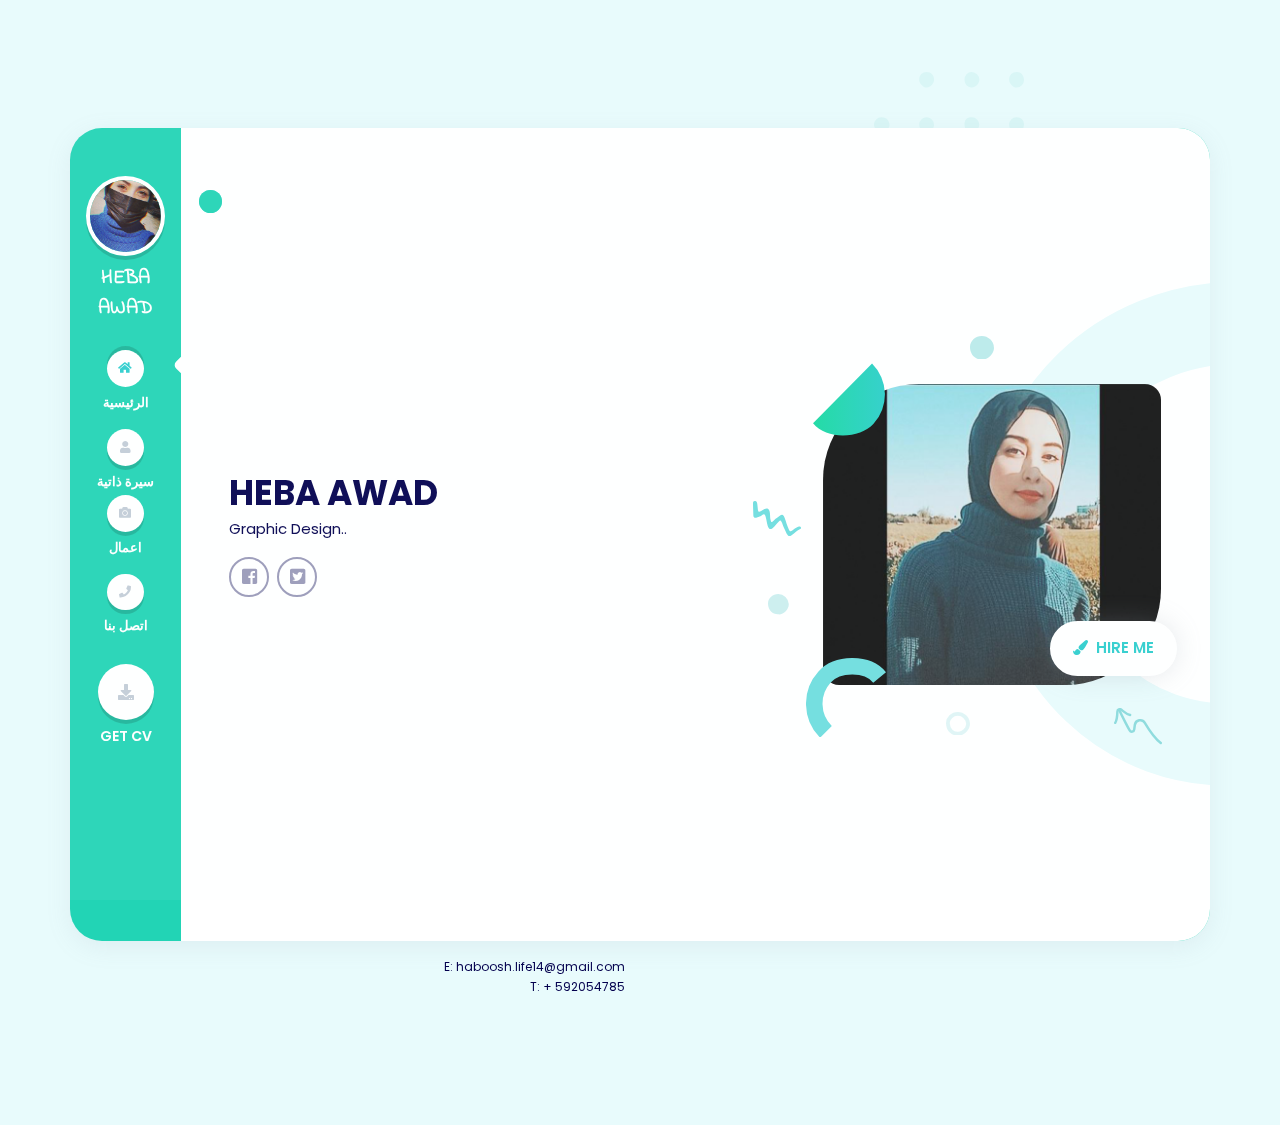
<file: index.html.html>
<!DOCTYPE html>
<html lang="en">
   <head>
      <!-- Metas -->
      <meta charset="utf-8">
      <title>Heba Awad</title>
      <meta name="description" content="">
      <meta name="format-detection" content="telephone=no">
      <meta name="viewport" content="width=device-width, initial-scale=1.0">
      <!-- Css -->
      <link href="css/bootstrap.css" rel="stylesheet" type="text/css" media="all" />
      <link href="css/main.css" rel="stylesheet" type="text/css" media="all" />
      <link href="css/venobox.css" rel="stylesheet" type="text/css" media="all" />
      <link href="css/animate.css" rel="stylesheet" type="text/css" media="all"/>
      <link href="css/fonts.css" rel="stylesheet" type="text/css" media="all" />
      <link href="css/owl-carousel/owl.carousel.css" rel="stylesheet"  media="all"/>
      <link href="css/owl-carousel/owl.theme.css" rel="stylesheet"  media="all" />
      <link href="css/owl-carousel/owl.transitions.css" rel="stylesheet"  media="all" />
      <link href="//fonts.googleapis.com/css?family=Poppins:300,400,500,600,700" rel="stylesheet">
      <link href="https://fonts.googleapis.com/css2?family=Indie+Flower&display=swap" rel="stylesheet">
   </head>
   <body>
<div class="custom-cursor-holder">
      <div class="circle-cursor   circle-cursor-top">
    <span class="circle-cursor-inner"></span>
</div>
<div class="circle-cursor circle-cursor-bottom"></div>
</div>
       <div class="loader">
         <div class="loader-inner">
            <div class="bounce">
               <div class="bounce-circle"></div>
            </div>
         </div>
      </div>
      <div class="parallax" data-relative-input="true">
         <svg class="p7 circle-left-md layer"  data-name="circle-left" data-depth="-0.3" xmlns="http://www.w3.org/2000/svg" xmlns:xlink="http://www.w3.org/1999/xlink" viewBox="0 0 4221.94 4221.94">
            <defs>
               <linearGradient id="circle-left-md" x1="-97.67" y1="1854.34" x2="4123.1" y2="1854.34" gradientTransform="translate(2147.13 -625.51) rotate(48.1)" gradientUnits="userSpaceOnUse">
                  <stop offset="0" stop-color="#e8fbfc" stop-opacity="0"/>
                  <stop offset="0.26" stop-color="#e8fbfc" stop-opacity="0.01"/>
                  <stop offset="0.35" stop-color="#e7fbfc" stop-opacity="0.04"/>
                  <stop offset="0.41" stop-color="#e5fafb" stop-opacity="0.08"/>
                  <stop offset="0.47" stop-color="#e3f9fa" stop-opacity="0.15"/>
                  <stop offset="0.51" stop-color="#e0f9f9" stop-opacity="0.24"/>
                  <stop offset="0.55" stop-color="#ddf7f8" stop-opacity="0.35"/>
                  <stop offset="0.59" stop-color="#d9f6f6" stop-opacity="0.48"/>
                  <stop offset="0.59" stop-color="#d8f6f6" stop-opacity="0.5"/>
                  <stop offset="0.68" stop-color="#d8f6f6" stop-opacity="0.51"/>
                  <stop offset="0.72" stop-color="#d8f6f6" stop-opacity="0.54"/>
                  <stop offset="0.74" stop-color="#d8f6f6" stop-opacity="0.58"/>
                  <stop offset="0.76" stop-color="#d8f6f6" stop-opacity="0.65"/>
                  <stop offset="0.77" stop-color="#d8f6f6" stop-opacity="0.74"/>
                  <stop offset="0.79" stop-color="#d8f6f6" stop-opacity="0.85"/>
                  <stop offset="0.8" stop-color="#d8f6f6" stop-opacity="0.98"/>
                  <stop offset="0.8" stop-color="#d8f6f6"/>
               </linearGradient>
               <linearGradient id="circle-left-md-grd" y1="2110.97" x2="4221.94" y2="2110.97" gradientUnits="userSpaceOnUse">
                  <stop offset="0.58" stop-color="#e8fbfc"/>
                  <stop offset="0.85" stop-color="#e6fafb"/>
                  <stop offset="0.95" stop-color="#dff8f9"/>
                  <stop offset="1" stop-color="#d8f6f6"/>
               </linearGradient>
            </defs>
            <circle class="circle-left-md" cx="2110.97" cy="2110.97" r="2110.38"/>
         </svg>





         <svg class="p11 circle-left-sm layer"  data-name="circle-left" data-depth="0.3" xmlns="http://www.w3.org/2000/svg" xmlns:xlink="http://www.w3.org/1999/xlink" viewBox="0 0 4221.94 4221.94">
            <defs>
               <linearGradient id="circle-left-sm" x1="-97.67" y1="1854.34" x2="4123.1" y2="1854.34" gradientTransform="translate(2147.13 -625.51) rotate(48.1)" gradientUnits="userSpaceOnUse">
                  <stop offset="0" stop-color="#e8fbfc" stop-opacity="0"/>
                  <stop offset="0.26" stop-color="#e8fbfc" stop-opacity="0.01"/>
                  <stop offset="0.35" stop-color="#e7fbfc" stop-opacity="0.04"/>
                  <stop offset="0.41" stop-color="#e5fafb" stop-opacity="0.08"/>
                  <stop offset="0.47" stop-color="#e3f9fa" stop-opacity="0.15"/>
                  <stop offset="0.51" stop-color="#e0f9f9" stop-opacity="0.24"/>
                  <stop offset="0.55" stop-color="#ddf7f8" stop-opacity="0.35"/>
                  <stop offset="0.59" stop-color="#d9f6f6" stop-opacity="0.48"/>
                  <stop offset="0.59" stop-color="#d8f6f6" stop-opacity="0.5"/>
                  <stop offset="0.68" stop-color="#d8f6f6" stop-opacity="0.51"/>
                  <stop offset="0.72" stop-color="#d8f6f6" stop-opacity="0.54"/>
                  <stop offset="0.74" stop-color="#d8f6f6" stop-opacity="0.58"/>
                  <stop offset="0.76" stop-color="#d8f6f6" stop-opacity="0.65"/>
                  <stop offset="0.77" stop-color="#d8f6f6" stop-opacity="0.74"/>
                  <stop offset="0.79" stop-color="#d8f6f6" stop-opacity="0.85"/>
                  <stop offset="0.8" stop-color="#d8f6f6" stop-opacity="0.98"/>
                  <stop offset="0.8" stop-color="#d8f6f6"/>
               </linearGradient>
               <linearGradient id="circle-left-sm-grd" y1="2110.97" x2="4221.94" y2="2110.97" gradientUnits="userSpaceOnUse">
                  <stop offset="0.58" stop-color="#e8fbfc"/>
                  <stop offset="0.85" stop-color="#e6fafb"/>
                  <stop offset="0.95" stop-color="#dff8f9"/>
                  <stop offset="1" stop-color="#d8f6f6"/>
               </linearGradient>
            </defs>
            <circle class="circle-left-sm" cx="2110.97" cy="2110.97" r="2110.38"/>
         </svg>
         <svg class="p9 dott-arrow layer" data-name="dott-arrow" data-depth="0.3" xmlns="http://www.w3.org/2000/svg" viewBox="0 0 273.54 478.48">
            <path class="dott-arrow" d="M273.54,9.21a8.41,8.41,0,0,1-8.46,8.49c-4.15,0-8.49-4.73-8.48-9.26,0-4.95,3.68-8.44,8.89-8.43C270.19,0,273.64,4,273.54,9.21Z"/>
            <path class="dott-arrow" d="M171.07,316.18c.05,5.2-3.37,8.9-8.32,9s-8.58-3.57-8.62-8.71c0-4.72,4.42-9.18,9-9C167.07,307.59,171,312,171.07,316.18Z"/>
            <path class="dott-arrow" d="M8.77,273.54c-5,0-8.76-3.52-8.77-8.05,0-5.19,3.49-8.87,8.44-8.89,4.52,0,9.26,4.33,9.25,8.48C17.69,270,13.91,273.58,8.77,273.54Z"/>
            <path class="dott-arrow" d="M171.07,111.45c0,4.59-4.32,8.94-8.67,8.79s-8.26-4.41-8.27-8.85a8.82,8.82,0,0,1,8.57-8.91C167.63,102.54,171.09,106.25,171.07,111.45Z"/>
            <path class="dott-arrow" d="M162.66,0c5,0,8.4,3.63,8.41,8.85,0,4.14-4.28,8.7-8.31,8.83s-8.66-4.61-8.63-8.95C154.17,3.54,157.66,0,162.66,0Z"/>
            <path class="dott-arrow" d="M102.51,368.07c-.07-4.33,4.45-9,8.79-9s8.8,4.07,8.94,8.27-4.53,9.2-9,9.4C107.42,376.9,102.58,372.08,102.51,368.07Z"/>
            <path class="dott-arrow" d="M273.54,316.87a8.47,8.47,0,0,1-16.94,0c-.05-4.62,4.5-9.4,8.92-9.38S273.57,311.77,273.54,316.87Z"/>
            <path class="dott-arrow" d="M8.35,325.19c-4.14-.1-8.34-4.55-8.35-8.86s4.78-9,9-8.87c3.95.08,8.71,5.16,8.7,9.28S12.81,325.29,8.35,325.19Z"/>
            <path class="dott-arrow" d="M273.54,111.28c0,5.07-3.58,8.91-8.4,9-3.93,0-8.45-4.57-8.54-8.72a8.78,8.78,0,0,1,8.89-9C270,102.52,273.51,106.32,273.54,111.28Z"/>
            <path class="dott-arrow" d="M51.66,111.22c0-4.79,3.8-8.79,8.19-8.7a8.76,8.76,0,0,1,8.75,8.71c.06,4.56-4.28,9.11-8.6,9C55.16,120.14,51.61,116.31,51.66,111.22Z"/>
            <path class="dott-arrow" d="M111.3,51.66c5,0,8.89,3.59,8.94,8.4.05,4.4-4.34,8.59-9,8.54-4.47,0-8.59-4-8.7-8.34A8.4,8.4,0,0,1,111.3,51.66Z"/>
            <path class="dott-arrow" d="M8.88,171.07c-5.14,0-8.85-3.51-8.87-8.41a8.51,8.51,0,0,1,8.84-8.53c4.12,0,8.67,4.26,8.82,8.28S13.2,171.07,8.88,171.07Z"/>
            <path class="dott-arrow" d="M51.66,316.56c.07-4.9,3.92-9,8.44-9.05,4.37,0,8.65,4.55,8.5,9.1-.17,5.13-3.88,8.77-8.75,8.57A8.27,8.27,0,0,1,51.66,316.56Z"/>
            <path class="dott-arrow" d="M171.07,214.09a8.35,8.35,0,0,1-8.36,8.53,8.73,8.73,0,0,1-8.58-8.81c0-4.81,4-8.9,8.64-8.75C167.78,205.23,171.14,208.89,171.07,214.09Z"/>
            <path class="dott-arrow" d="M111.29,273.54a8.39,8.39,0,0,1-8.71-8.59c.11-4.56,4.22-8.33,9.12-8.35,3.93,0,8.6,4.66,8.54,8.56C120.18,270,116.34,273.56,111.29,273.54Z"/>
            <path class="dott-arrow" d="M120.21,111.34c0,3.9-5.25,9-9,8.88-4-.16-8.57-4.78-8.65-8.73-.09-4.27,4.45-8.91,8.77-9S120.23,107.08,120.21,111.34Z"/>
            <path class="dott-arrow" d="M120.21,316.2c.13,4.23-4.46,8.91-8.78,9s-8.9-4.54-8.92-8.83c0-4,4.43-8.59,8.52-8.87C114.8,307.19,120.09,312.23,120.21,316.2Z"/>
            <path class="dott-arrow" d="M171.07,367.72c.05,4.31-4.48,9.14-8.49,9s-8.43-4.77-8.45-8.74c0-5.16,3.39-8.83,8.32-8.94S171,362.63,171.07,367.72Z"/>
            <path class="dott-arrow" d="M273.54,368.1c-.05,4.32-4.22,8.63-8.36,8.66s-8.56-4.75-8.58-9.16a8.33,8.33,0,0,1,8.72-8.51C270.28,359.27,273.6,362.91,273.54,368.1Z"/>
            <path class="dott-arrow" d="M120.24,419.2c0,4-4.69,8.46-8.85,8.47-4.48,0-8.83-4.31-8.87-8.84s3.79-8.08,8.76-8.1S120.24,414.38,120.24,419.2Z"/>
            <path class="dott-arrow" d="M213.51,171.07c-5.36-.1-7.83-3-7.72-9,.1-5.3,3-8.07,8.35-8a8.9,8.9,0,0,1,8.57,8.38C222.79,167.42,218.76,171.17,213.51,171.07Z"/>
            <path class="dott-arrow" d="M162.51,478.48c-5.51,0-8.34-2.7-8.38-7.93,0-4.8,3.83-8.94,8.39-9a8.56,8.56,0,0,1,8.55,8.78C171.1,475.87,168.34,478.5,162.51,478.48Z"/>
            <path class="dott-arrow" d="M205.79,367.79c0-4.83,3.48-8.68,8-8.72a9.12,9.12,0,0,1,8.91,8.71c.1,3.91-5.08,9.13-9,9C209.26,376.71,205.83,372.8,205.79,367.79Z"/>
            <path class="dott-arrow" d="M265,410.73c5,0,8.54,3.27,8.57,8,0,5.24-3.35,8.89-8.3,9a8.47,8.47,0,1,1-.27-16.94Z"/>
            <path class="dott-arrow" d="M273.54,265.1c0,5-3.32,8.45-8.11,8.44-5.21,0-8.82-3.44-8.83-8.43a8.47,8.47,0,1,1,16.94,0Z"/>
            <path class="dott-arrow" d="M205.79,8.61A8.29,8.29,0,0,1,213.9,0a9.15,9.15,0,0,1,8.78,8.84c0,4.27-4.13,8.51-8.54,8.69C209.32,17.73,205.81,14,205.79,8.61Z"/>
            <path class="dott-arrow" d="M265,478.48a8.17,8.17,0,0,1-8.37-8.74,8.51,8.51,0,0,1,8.3-8.18c5-.13,8.74,3.88,8.64,9.19S270.66,478.51,265,478.48Z"/>
            <path class="dott-arrow" d="M60.08,273.54a8.47,8.47,0,1,1,.1-16.94,8.47,8.47,0,1,1-.1,16.94Z"/>
            <path class="dott-arrow" d="M106,169.29c-3.43-3-4.17-6.6-2.21-10.65,1.65-3.44,4.57-4.75,8.32-4.51,4.09.26,6.36,2.73,7.66,6.28,2,5.47-3,10.65-10.21,10.65C108.44,170.38,107,170.25,106,169.29Z"/>
            <path class="dott-arrow" d="M8.52,205.79c5.23,0,9.27,3.57,9.22,8.15,0,3.94-4.65,8.59-8.69,8.75-4.26.16-9-4.4-9-8.73A8.29,8.29,0,0,1,8.52,205.79Z"/>
            <path class="dott-arrow" d="M273.54,60.11a8.28,8.28,0,0,1-8.17,8.49c-5.19-.06-8.79-3.56-8.77-8.52A8.18,8.18,0,0,1,265,51.66C270.25,51.62,273.54,54.85,273.54,60.11Z"/>
            <path class="dott-arrow" d="M273.54,162.56a8.47,8.47,0,1,1-8.67-8.42A8.2,8.2,0,0,1,273.54,162.56Z"/>
            <path class="dott-arrow" d="M111.36,222.68c-4.33,0-8.94-4.67-8.84-9s4.34-8.46,8.7-8.51c4-.06,8.82,4.44,9,8.42S115.55,222.68,111.36,222.68Z"/>
            <path class="dott-arrow" d="M51.66,367.69a8.28,8.28,0,0,1,8.26-8.6c4.9-.15,8.57,3.53,8.68,8.69.08,4.07-4.35,8.82-8.38,9C56,376.92,51.71,372.43,51.66,367.69Z"/>
            <path class="dott-arrow" d="M213.86,102.52c4.32,0,8.9,4.67,8.82,9s-4.59,8.84-8.51,8.78c-4.84-.08-8.42-3.92-8.38-9S209.34,102.5,213.86,102.52Z"/>
            <path class="dott-arrow" d="M162.74,410.73a8.4,8.4,0,0,1,8.33,8.8,8.47,8.47,0,1,1-8.33-8.8Z"/>
            <path class="dott-arrow" d="M154.13,59.87a8.47,8.47,0,1,1,8,8.73A8.21,8.21,0,0,1,154.13,59.87Z"/>
            <path class="dott-arrow" d="M205.79,316.58c0-5.14,3.76-9.3,8.23-9.12,4,.15,8.6,4.8,8.66,8.76s-4.4,9-8.33,8.95S204.78,321.8,205.79,316.58Z"/>
            <path class="dott-arrow" d="M205.79,265a8.18,8.18,0,0,1,8.66-8.44,8.58,8.58,0,0,1,8.26,8.66c-.15,4.86-4,8.36-9.08,8.28S205.77,270.62,205.79,265Z"/>
            <path class="dott-arrow" d="M162.58,273.54a8.47,8.47,0,1,1,8.49-8.64A8.35,8.35,0,0,1,162.58,273.54Z"/>
            <path class="dott-arrow" d="M60.3,205.79c5.38,0,8.36,3,8.3,8.16a8.6,8.6,0,0,1-8.72,8.65A8.3,8.3,0,0,1,51.66,214C51.63,208.42,54.45,205.75,60.3,205.79Z"/>
            <path class="dott-arrow" d="M205.79,419.15c0-5.63,2.55-8.36,7.86-8.42,5.06-.05,9.2,3.74,9,8.29s-4,8.6-8.34,8.65A8.19,8.19,0,0,1,205.79,419.15Z"/>
            <path class="dott-arrow" d="M273.54,214.09c-.07,4.75-3.93,8.75-8.29,8.59a8.85,8.85,0,0,1-8.65-8.78c.14-4.86,3.83-8.2,9-8.11C271,205.88,273.62,208.63,273.54,214.09Z"/>
            <path class="dott-arrow" d="M60.09,171.07a8.47,8.47,0,1,1,8.51-8.32A8.17,8.17,0,0,1,60.09,171.07Z"/>
            <path class="dott-arrow" d="M205.79,213.73c0-5,3.61-8.67,8.3-8.52,4.4.13,8.59,4.34,8.59,8.62s-4.67,8.95-9,8.85C209.14,222.58,205.76,218.76,205.79,213.73Z"/>
            <path class="dott-arrow" d="M162.4,154.13c4.9-.08,8.54,3.59,8.67,8.72a8.47,8.47,0,1,1-8.67-8.72Z"/>
            <path class="dott-arrow" d="M205.79,60c0-5.5,2.76-8.31,8.08-8.31a8.39,8.39,0,0,1,8.74,8.63,9,9,0,0,1-8.77,8.31A8.27,8.27,0,0,1,205.79,60Z"/>
            <path class="dott-arrow" d="M205.79,470.27c0-4.92,3.59-8.72,8.1-8.68,4.32,0,8.86,4.67,8.79,9-.08,4.54-3.87,7.94-8.84,7.94C208.48,478.48,205.74,475.69,205.79,470.27Z"/>
            <path class="dott-arrow" d="M106,169.29a4.85,4.85,0,0,1,3.56,1.77C108.05,171.16,106.7,170.9,106,169.29Z"/>
         </svg>
      </div>
      <div id="wrapper" class="wrapper home">
      <div class="container  spacer-xlg">
         <div class="row bg-primary-2 radius-2 shadow-lg">
            <div class="col-lg-1 pl-lg-0 pr-lg-0  mb-lg-5">
               <div class="sticky-lg-top">
                  <header class="pl-lg-3 pt-6 pb-lg-6 text-center">
                     <div class="position-relative d-inline-block">
                        <a  class="mb-menu position-absolute" href="#"></a>
                     <a class="d-inline-block" href="index.html">
                        <div class="profile-image">
                           <img class="rounded-circle img-sm shadow-h" src="assets/img/01_profile.jpg" alt="Image">
                        </div>
                     </a>
                  </div>
                     <div class="mt-2 mb-3 mb-lg-4">
                         <h6 class="text-white font-alt mb-0 h5  font-weight-600">HEBA AWAD</h6>
                        </div>
                     <nav id="main-nav" class="main-nav">
                        <ul class="pl-0 mb-4 mb-lg-0">
                           <li class="active current">
                              <a href="index.html">
                              <span class=" btn-round btn-round-sm d-inline-block radius-2 shadow-h">
                              <i class="fa fa-home btn-icon-inner" ></i>
                              </span>
                              <span class="font-weight-600  text-uppercase  d-block text-white">الرئيسية</span>
                              </a>
                           </li>
                           <li>
                              <a class="" href="about.html">
                              <span class="  btn-round btn-round-sm d-inline-block radius-2 shadow-h">
                              <i class="fa fa-user btn-icon-inner " ></i>
                              </span>
                              <span class="font-weight-600 text-uppercase  d-block text-white">سيرة ذاتية
</span>
                              </a>
                           </l
                           <li>
                              <a class="" href="work.html">
                              <span class="btn-round btn-round-sm d-inline-block radius-2 shadow-h">
                              <i class="fa fa-camera btn-icon-inner" ></i>
                              </span>
                              <span class="font-weight-600  text-uppercase  d-block text-white">اعمال</span>
                              </a>
                           </li>
                          
                           <li>
                              <a class=" " href="contact.html">
                              <span class=" btn-round btn-round-sm d-inline-block radius-2 shadow-h">
                              <i class="fa fa-phone btn-icon-inner" ></i>
                              </span>
                              <span class="font-weight-600  text-uppercase  d-block text-white">اتصل بنا</span>
                              </a>
                           </li>
                        </ul>

                        <div class="text-center mt-4 d-none d-lg-block ">
                            <a href="assets\img\portfolio\grid\01_portfolio.jpg" class="radius-2 venobox" data-overlay="rgba(52,58,64,.6)">
                                <span class=" btn-round btn-round-md d-inline-block radius-2 shadow-h">
                                    <i class="fa fa-download btn-icon-inner"></i>
                                </span>
                                <span class="font-weight-600 font-size-14 text-uppercase  d-block text-white">Get cv</span>
                            </a>
                     </div>
                     </nav>
                     
                  </header>
               </div>
            </div>
            <div class="col-lg-11  pr-0 pl-lg-3 pl-0">
               <section  class="bg-white min-h radius-half spacer-xl-top spacer-xl-bottom position-relative " >
                  <svg class=" p6 d-lg-block d-none" data-name="half-circle-fade" xmlns="http://www.w3.org/2000/svg" viewBox="0 0 155.76 153.36">
                     <path class="half-circle-fade" d="M77.46,140.7c-34,1.72-63.17-23.15-64.95-64.84-1.51-35.63,28.42-63.32,64-63.4a66.66,66.66,0,0,1,66.72,63.46C144.78,106.64,111,143.93,77.46,140.7Z"/>
                  </svg>
                  <div class="row align-items-center">
                     <div class="col-md-6 col-lg-6 text-left mb-4 mb-lg-0">
                        <h1 class=" font-weight-700 mb-0 text-uppercase font-size-36">Heba Awad
                        </h1>
                        <p class="mb-0 lead">Graphic Design..</p>
                        <ul class="list-inline  mb-0 mt-3">
                           <li class="list-inline-item  radius-2 mr-1 mb-2 mb-lg-0">
                              <a class=" btn btn-round brd btn-icon" href="https://www.facebook.com/haboosh.majed.790">
                              <i class="fab fa-facebook-square btn-icon-inner"></i>
                              </a>
                           </li>
                           <li class="list-inline-item mr-1  radius-2 mb-2 mb-lg-0">
                              <a class=" btn btn-round brd btn-icon" href="https://mobile.twitter.com/HebaMAwad1">
                              <i class="fab fa-twitter-square btn-icon-inner"></i>
                              </a>
                           </li>

                        </ul>
                     </div>
                     <div class="col-lg-6 col-md-6">
                        <div class="profile-image">
                           <div class="position-relative">
                                 <img class=" w-lg-75 w-100 ml-lg-7"  src="assets/img/02_profile.jpg" alt="Image">
                              <a href="#" class="btn right-5 bottom-5 text-uppercase btn-white position-absolute radius-2 shadow-md font-size-15 font-weight-600 z-index-1">
                              <i class="fa fa-paint-brush mr-2"></i>Hire Me
                              </a>
                              <svg class="arrow position-absolute bottom-m-60 right-0 top-move d-lg-block d-none" data-name="arrow" xmlns="http://www.w3.org/2000/svg" viewBox="0 0 77.97 58.9">
                                 <path class="arrow" d="M76,56.9c-9.56-7.43-18.44-20.18-25.92-32.79a8.76,8.76,0,0,0-16.17,3.18c-.38,2.54-.7,5.07-1,7.56a4,4,0,0,1-7.44,1.62c-2.16-3.76-4.2-7.59-6.19-11.44C16.57,19.79,11,8.81,8.52,3.37"/>
                                 <path class="arrow" d="M26.15,11.31C20.21,10.16,16.34,6.22,12,2.84A4,4,0,0,0,5.5,6C5.31,12.39,4.5,20,2,24.09"/>
                              </svg>
                           </div>
                           <div class="abstract-shape d-lg-block d-none">
                              <svg class="position-absolute p1 move-left" data-name="zigzag-shape"  xmlns="http://www.w3.org/2000/svg" viewBox="0 0 72.54 53.18">
                                 <path class="zigzag-shape" d="M36.05,25.72c1.34-1,2.64-2,4-3,4-2.78,5.62-2.39,7.54,2.17,1.28,3,2.12,6.28,3.23,9.4,1,2.81,2,5.64,3.21,8.36,1.71,3.79,2.27,3.83,5.89,1.41,2.21-1.48,4.45-2.91,6.75-4.25a11.17,11.17,0,0,1,3.22-1.25,2.09,2.09,0,0,1,2.46,1.25,1.79,1.79,0,0,1-1,2.48c-4.71,2.28-8.32,6-12.51,9-4,2.82-4.88,2.53-7.89-1.74-1.15-2.57-2.19-5.18-3.47-7.69-2.21-3.47-2.58-7.74-4.88-11.16-.35-.45-.62-1-1.25-1.14a3.36,3.36,0,0,0-1.11.36,10.36,10.36,0,0,0-1.5,1.31c-3.09,2.6-5.16,6.1-8,8.9-3.94,3.91-6.82,2.87-8.44-2.3-1.53-4.93-1.89-10.08-3.49-15-1.08-3.31-2.69-3.69-4.92-1.62s-5.18,3-8,3.87C3.27,26,.58,25.42.51,22,.38,16.19.16,10.38,0,4.57,0,2.77-.22.19,2.67,0s3.41,2,3.74,4.3c.42,3,.67,5.94,1,8.91.32,2.78,1.51,3.92,4.35,2.32,1.88-1.06,3.7-2.23,5.57-3.29,3.94-2.22,6.71-.93,7.82,3.44s.28,8.65,1.42,12.86,1.55,4.19,4.57,1.36C32.72,28.44,34,26.65,36.05,25.72Z"/>
                              </svg>
                              <svg class=" position-absolute p2 scale-move" data-name="circle-filled "  xmlns="http://www.w3.org/2000/svg" viewBox="0 0 36.76 36.08">
                                 <path class="circle-filled" d="M18.26,36C8.72,36.51.51,29.52,0,17.81-.41,7.8,8,0,18,0A18.72,18.72,0,0,1,36.74,17.83C37.17,26.46,27.67,36.93,18.26,36Z"/>
                              </svg>
                              <svg class=" position-absolute p2-2 scale-move" data-name="circle-filled" xmlns="http://www.w3.org/2000/svg" viewBox="0 0 36.76 36.08">
                                 <path class="circle-filled" d="M18.26,36C8.72,36.51.51,29.52,0,17.81-.41,7.8,8,0,18,0A18.72,18.72,0,0,1,36.74,17.83C37.17,26.46,27.67,36.93,18.26,36Z"/>
                              </svg>
                              <svg class="position-absolute p3 scale-move" data-name="circle"  xmlns="http://www.w3.org/2000/svg" viewBox="0 0 43.76 43.08">
                                 <path class="circle" d="M22.26,40C12.72,40.51,4.51,33.52,4,21.81,3.59,11.8,12,4,22,4A18.72,18.72,0,0,1,40.74,21.83C41.17,30.46,31.67,40.93,22.26,40Z" transform="translate(-0.5 -0.5)"/>
                              </svg>
                              <svg class="position-absolute p4  half-circle-move" data-name="half-circle-str" xmlns="http://www.w3.org/2000/svg" viewBox="0 0 150.07 149.49">
                                 <path class="half-circle-str" d="M37.44,138.5A74.54,74.54,0,0,1,34.86,35.57c23.08-25.51,79.31-28.25,103.25.79"/>
                              </svg>
                              <svg class="position-absolute p5 bottom-move" data-name="half-circle "  xmlns="http://www.w3.org/2000/svg" xmlns:xlink="http://www.w3.org/1999/xlink" viewBox="0 0 150.07 149.49">
                                 <defs>
                                    <linearGradient id="linear-gradient" x1="20.51" y1="42.35" x2="170.58" y2="42.35" gradientTransform="translate(170.58 117.09) rotate(180)" gradientUnits="userSpaceOnUse">
                                       <stop offset="0" stop-color="#2ecece"/>
                                       <stop offset="1" stop-color="#16da9d"/>
                                    </linearGradient>
                                 </defs>
                                 <path class="half-circle " d="M112.63,11a74.55,74.55,0,0,1,2.58,102.94C92.12,139.43,35.9,142.17,12,113.13"/>
                              </svg>
                           </div>
                        </div>
                     </div>
                     </div>
               </section>
               </div>
            </div>
            <footer class="mt-3">
               <div class="row mt-2 justify-content-center ">
               
                  </div>
                  <div class="col-md-6 mt-2 mt-lg-0 text-md-right">
                      <p class="mb-0 font-size-12">E: haboosh.life14@gmail.com</p>
                      <p class="mb-0 font-size-12">T: + 592054785</p>
               </div>
               </div>
            </footer>
         </div>
         <a class="scroll-to-top  scroll" href="#wrapper">
         <span class=" btn-round btn-round-sm d-inline-block radius-2 shadow-h">
         <i class="fas fa-arrow-up  btn-icon-inner"></i>
         </span>
         </a>
      </div>
      <!-- End wrapper-->
      <!--Javascript-->
      <script src="js/jquery-1.12.4.min.js"></script>
      <script src="js/bootstrap.min.js"></script>
      <script src="js/smooth-scroll.js"></script>
      <script src="js/venobox.js"></script>
      <script src="js/owl.carousel.js"></script>
      <script src="js/placeholders.min.js"></script>
      <script src="js/parallax.js"></script>
      <script src="js/jquery.easy-pie-chart.js"></script>
      <script src="js/script.js"></script>
      <!-- Google analytics -->
      <!-- End google analytics -->
   </body>
</html>
</file>
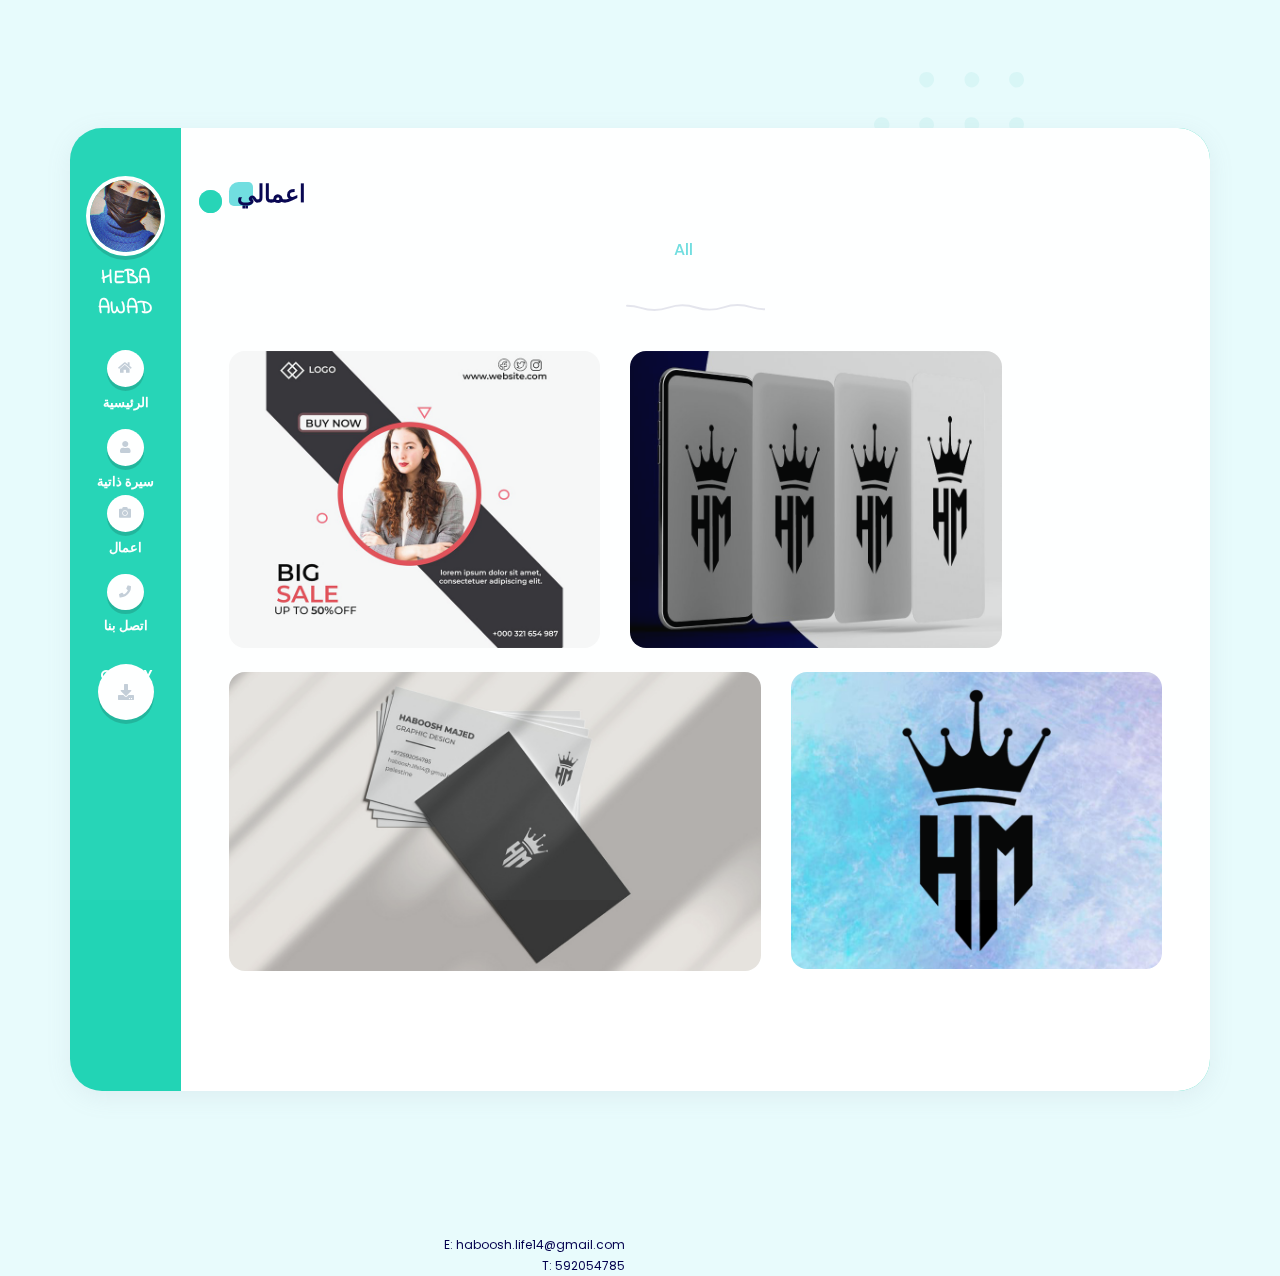
<file: work.html>
<!DOCTYPE html>
<html lang="en">
   <head>
      <!-- Metas -->
      <meta charset="utf-8">
      <title>Heba Awad</title>
      <meta name="description" content="">
      <meta name="format-detection" content="telephone=no">
      <meta name="viewport" content="width=device-width, initial-scale=1.0">
      <!-- Css -->
      <link href="css/bootstrap.css" rel="stylesheet" type="text/css" media="all" />
      <link href="css/main.css" rel="stylesheet" type="text/css" media="all" />
      <link href="css/venobox.css" rel="stylesheet" type="text/css" media="all" />
      <link href="css/animate.css" rel="stylesheet" type="text/css" media="all"/>
      <link href="css/fonts.css" rel="stylesheet" type="text/css" media="all" />
      <link href="css/owl-carousel/owl.carousel.css" rel="stylesheet"  media="all"/>
      <link href="css/owl-carousel/owl.theme.css" rel="stylesheet"  media="all" />
      <link href="css/owl-carousel/owl.transitions.css" rel="stylesheet"  media="all" />
      <link href="//fonts.googleapis.com/css?family=Poppins:300,400,500,600,700" rel="stylesheet">
      <link href="https://fonts.googleapis.com/css2?family=Indie+Flower&display=swap" rel="stylesheet">
   </head>
   <body>
<div class="custom-cursor-holder">
      <div class="circle-cursor   circle-cursor-top">
    <span class="circle-cursor-inner"></span>
</div>
<div class="circle-cursor circle-cursor-bottom"></div>
</div>
      <div class="loader">
         <div class="loader-inner">
            <div class="bounce">
               <div class="bounce-circle"></div>
            </div>
         </div>
      </div>
      <div class="parallax " data-relative-input="true">
         <svg class="p7 circle-left-md layer"  data-name="circle-left" data-depth="-0.3" xmlns="http://www.w3.org/2000/svg" xmlns:xlink="http://www.w3.org/1999/xlink" viewBox="0 0 4221.94 4221.94">
            <defs>
               <linearGradient id="circle-left-md" x1="-97.67" y1="1854.34" x2="4123.1" y2="1854.34" gradientTransform="translate(2147.13 -625.51) rotate(48.1)" gradientUnits="userSpaceOnUse">
                  <stop offset="0" stop-color="#e8fbfc" stop-opacity="0"/>
                  <stop offset="0.26" stop-color="#e8fbfc" stop-opacity="0.01"/>
                  <stop offset="0.35" stop-color="#e7fbfc" stop-opacity="0.04"/>
                  <stop offset="0.41" stop-color="#e5fafb" stop-opacity="0.08"/>
                  <stop offset="0.47" stop-color="#e3f9fa" stop-opacity="0.15"/>
                  <stop offset="0.51" stop-color="#e0f9f9" stop-opacity="0.24"/>
                  <stop offset="0.55" stop-color="#ddf7f8" stop-opacity="0.35"/>
                  <stop offset="0.59" stop-color="#d9f6f6" stop-opacity="0.48"/>
                  <stop offset="0.59" stop-color="#d8f6f6" stop-opacity="0.5"/>
                  <stop offset="0.68" stop-color="#d8f6f6" stop-opacity="0.51"/>
                  <stop offset="0.72" stop-color="#d8f6f6" stop-opacity="0.54"/>
                  <stop offset="0.74" stop-color="#d8f6f6" stop-opacity="0.58"/>
                  <stop offset="0.76" stop-color="#d8f6f6" stop-opacity="0.65"/>
                  <stop offset="0.77" stop-color="#d8f6f6" stop-opacity="0.74"/>
                  <stop offset="0.79" stop-color="#d8f6f6" stop-opacity="0.85"/>
                  <stop offset="0.8" stop-color="#d8f6f6" stop-opacity="0.98"/>
                  <stop offset="0.8" stop-color="#d8f6f6"/>
               </linearGradient>
               <linearGradient id="circle-left-md-grd" y1="2110.97" x2="4221.94" y2="2110.97" gradientUnits="userSpaceOnUse">
                  <stop offset="0.58" stop-color="#e8fbfc"/>
                  <stop offset="0.85" stop-color="#e6fafb"/>
                  <stop offset="0.95" stop-color="#dff8f9"/>
                  <stop offset="1" stop-color="#d8f6f6"/>
               </linearGradient>
            </defs>
            <circle class="circle-left-md" cx="2110.97" cy="2110.97" r="2110.38"/>
         </svg>
         <svg class="p11 circle-left-sm layer"  data-name="circle-left" data-depth="0.3" xmlns="http://www.w3.org/2000/svg" xmlns:xlink="http://www.w3.org/1999/xlink" viewBox="0 0 4221.94 4221.94">
            <defs>
               <linearGradient id="circle-left-sm" x1="-97.67" y1="1854.34" x2="4123.1" y2="1854.34" gradientTransform="translate(2147.13 -625.51) rotate(48.1)" gradientUnits="userSpaceOnUse">
                  <stop offset="0" stop-color="#e8fbfc" stop-opacity="0"/>
                  <stop offset="0.26" stop-color="#e8fbfc" stop-opacity="0.01"/>
                  <stop offset="0.35" stop-color="#e7fbfc" stop-opacity="0.04"/>
                  <stop offset="0.41" stop-color="#e5fafb" stop-opacity="0.08"/>
                  <stop offset="0.47" stop-color="#e3f9fa" stop-opacity="0.15"/>
                  <stop offset="0.51" stop-color="#e0f9f9" stop-opacity="0.24"/>
                  <stop offset="0.55" stop-color="#ddf7f8" stop-opacity="0.35"/>
                  <stop offset="0.59" stop-color="#d9f6f6" stop-opacity="0.48"/>
                  <stop offset="0.59" stop-color="#d8f6f6" stop-opacity="0.5"/>
                  <stop offset="0.68" stop-color="#d8f6f6" stop-opacity="0.51"/>
                  <stop offset="0.72" stop-color="#d8f6f6" stop-opacity="0.54"/>
                  <stop offset="0.74" stop-color="#d8f6f6" stop-opacity="0.58"/>
                  <stop offset="0.76" stop-color="#d8f6f6" stop-opacity="0.65"/>
                  <stop offset="0.77" stop-color="#d8f6f6" stop-opacity="0.74"/>
                  <stop offset="0.79" stop-color="#d8f6f6" stop-opacity="0.85"/>
                  <stop offset="0.8" stop-color="#d8f6f6" stop-opacity="0.98"/>
                  <stop offset="0.8" stop-color="#d8f6f6"/>
               </linearGradient>
               <linearGradient id="circle-left-sm-grd" y1="2110.97" x2="4221.94" y2="2110.97" gradientUnits="userSpaceOnUse">
                  <stop offset="0.58" stop-color="#e8fbfc"/>
                  <stop offset="0.85" stop-color="#e6fafb"/>
                  <stop offset="0.95" stop-color="#dff8f9"/>
                  <stop offset="1" stop-color="#d8f6f6"/>
               </linearGradient>
            </defs>
            <circle class="circle-left-sm" cx="2110.97" cy="2110.97" r="2110.38"/>
         </svg>
         <svg class="p9 dott-arrow layer" data-name="dott-arrow" data-depth="0.3" xmlns="http://www.w3.org/2000/svg" viewBox="0 0 273.54 478.48">
            <path class="dott-arrow" d="M273.54,9.21a8.41,8.41,0,0,1-8.46,8.49c-4.15,0-8.49-4.73-8.48-9.26,0-4.95,3.68-8.44,8.89-8.43C270.19,0,273.64,4,273.54,9.21Z"/>
            <path class="dott-arrow" d="M171.07,316.18c.05,5.2-3.37,8.9-8.32,9s-8.58-3.57-8.62-8.71c0-4.72,4.42-9.18,9-9C167.07,307.59,171,312,171.07,316.18Z"/>
            <path class="dott-arrow" d="M8.77,273.54c-5,0-8.76-3.52-8.77-8.05,0-5.19,3.49-8.87,8.44-8.89,4.52,0,9.26,4.33,9.25,8.48C17.69,270,13.91,273.58,8.77,273.54Z"/>
            <path class="dott-arrow" d="M171.07,111.45c0,4.59-4.32,8.94-8.67,8.79s-8.26-4.41-8.27-8.85a8.82,8.82,0,0,1,8.57-8.91C167.63,102.54,171.09,106.25,171.07,111.45Z"/>
            <path class="dott-arrow" d="M162.66,0c5,0,8.4,3.63,8.41,8.85,0,4.14-4.28,8.7-8.31,8.83s-8.66-4.61-8.63-8.95C154.17,3.54,157.66,0,162.66,0Z"/>
            <path class="dott-arrow" d="M102.51,368.07c-.07-4.33,4.45-9,8.79-9s8.8,4.07,8.94,8.27-4.53,9.2-9,9.4C107.42,376.9,102.58,372.08,102.51,368.07Z"/>
            <path class="dott-arrow" d="M273.54,316.87a8.47,8.47,0,0,1-16.94,0c-.05-4.62,4.5-9.4,8.92-9.38S273.57,311.77,273.54,316.87Z"/>
            <path class="dott-arrow" d="M8.35,325.19c-4.14-.1-8.34-4.55-8.35-8.86s4.78-9,9-8.87c3.95.08,8.71,5.16,8.7,9.28S12.81,325.29,8.35,325.19Z"/>
            <path class="dott-arrow" d="M273.54,111.28c0,5.07-3.58,8.91-8.4,9-3.93,0-8.45-4.57-8.54-8.72a8.78,8.78,0,0,1,8.89-9C270,102.52,273.51,106.32,273.54,111.28Z"/>
            <path class="dott-arrow" d="M51.66,111.22c0-4.79,3.8-8.79,8.19-8.7a8.76,8.76,0,0,1,8.75,8.71c.06,4.56-4.28,9.11-8.6,9C55.16,120.14,51.61,116.31,51.66,111.22Z"/>
            <path class="dott-arrow" d="M111.3,51.66c5,0,8.89,3.59,8.94,8.4.05,4.4-4.34,8.59-9,8.54-4.47,0-8.59-4-8.7-8.34A8.4,8.4,0,0,1,111.3,51.66Z"/>
            <path class="dott-arrow" d="M8.88,171.07c-5.14,0-8.85-3.51-8.87-8.41a8.51,8.51,0,0,1,8.84-8.53c4.12,0,8.67,4.26,8.82,8.28S13.2,171.07,8.88,171.07Z"/>
            <path class="dott-arrow" d="M51.66,316.56c.07-4.9,3.92-9,8.44-9.05,4.37,0,8.65,4.55,8.5,9.1-.17,5.13-3.88,8.77-8.75,8.57A8.27,8.27,0,0,1,51.66,316.56Z"/>
            <path class="dott-arrow" d="M171.07,214.09a8.35,8.35,0,0,1-8.36,8.53,8.73,8.73,0,0,1-8.58-8.81c0-4.81,4-8.9,8.64-8.75C167.78,205.23,171.14,208.89,171.07,214.09Z"/>
            <path class="dott-arrow" d="M111.29,273.54a8.39,8.39,0,0,1-8.71-8.59c.11-4.56,4.22-8.33,9.12-8.35,3.93,0,8.6,4.66,8.54,8.56C120.18,270,116.34,273.56,111.29,273.54Z"/>
            <path class="dott-arrow" d="M120.21,111.34c0,3.9-5.25,9-9,8.88-4-.16-8.57-4.78-8.65-8.73-.09-4.27,4.45-8.91,8.77-9S120.23,107.08,120.21,111.34Z"/>
            <path class="dott-arrow" d="M120.21,316.2c.13,4.23-4.46,8.91-8.78,9s-8.9-4.54-8.92-8.83c0-4,4.43-8.59,8.52-8.87C114.8,307.19,120.09,312.23,120.21,316.2Z"/>
            <path class="dott-arrow" d="M171.07,367.72c.05,4.31-4.48,9.14-8.49,9s-8.43-4.77-8.45-8.74c0-5.16,3.39-8.83,8.32-8.94S171,362.63,171.07,367.72Z"/>
            <path class="dott-arrow" d="M273.54,368.1c-.05,4.32-4.22,8.63-8.36,8.66s-8.56-4.75-8.58-9.16a8.33,8.33,0,0,1,8.72-8.51C270.28,359.27,273.6,362.91,273.54,368.1Z"/>
            <path class="dott-arrow" d="M120.24,419.2c0,4-4.69,8.46-8.85,8.47-4.48,0-8.83-4.31-8.87-8.84s3.79-8.08,8.76-8.1S120.24,414.38,120.24,419.2Z"/>
            <path class="dott-arrow" d="M213.51,171.07c-5.36-.1-7.83-3-7.72-9,.1-5.3,3-8.07,8.35-8a8.9,8.9,0,0,1,8.57,8.38C222.79,167.42,218.76,171.17,213.51,171.07Z"/>
            <path class="dott-arrow" d="M162.51,478.48c-5.51,0-8.34-2.7-8.38-7.93,0-4.8,3.83-8.94,8.39-9a8.56,8.56,0,0,1,8.55,8.78C171.1,475.87,168.34,478.5,162.51,478.48Z"/>
            <path class="dott-arrow" d="M205.79,367.79c0-4.83,3.48-8.68,8-8.72a9.12,9.12,0,0,1,8.91,8.71c.1,3.91-5.08,9.13-9,9C209.26,376.71,205.83,372.8,205.79,367.79Z"/>
            <path class="dott-arrow" d="M265,410.73c5,0,8.54,3.27,8.57,8,0,5.24-3.35,8.89-8.3,9a8.47,8.47,0,1,1-.27-16.94Z"/>
            <path class="dott-arrow" d="M273.54,265.1c0,5-3.32,8.45-8.11,8.44-5.21,0-8.82-3.44-8.83-8.43a8.47,8.47,0,1,1,16.94,0Z"/>
            <path class="dott-arrow" d="M205.79,8.61A8.29,8.29,0,0,1,213.9,0a9.15,9.15,0,0,1,8.78,8.84c0,4.27-4.13,8.51-8.54,8.69C209.32,17.73,205.81,14,205.79,8.61Z"/>
            <path class="dott-arrow" d="M265,478.48a8.17,8.17,0,0,1-8.37-8.74,8.51,8.51,0,0,1,8.3-8.18c5-.13,8.74,3.88,8.64,9.19S270.66,478.51,265,478.48Z"/>
            <path class="dott-arrow" d="M60.08,273.54a8.47,8.47,0,1,1,.1-16.94,8.47,8.47,0,1,1-.1,16.94Z"/>
            <path class="dott-arrow" d="M106,169.29c-3.43-3-4.17-6.6-2.21-10.65,1.65-3.44,4.57-4.75,8.32-4.51,4.09.26,6.36,2.73,7.66,6.28,2,5.47-3,10.65-10.21,10.65C108.44,170.38,107,170.25,106,169.29Z"/>
            <path class="dott-arrow" d="M8.52,205.79c5.23,0,9.27,3.57,9.22,8.15,0,3.94-4.65,8.59-8.69,8.75-4.26.16-9-4.4-9-8.73A8.29,8.29,0,0,1,8.52,205.79Z"/>
            <path class="dott-arrow" d="M273.54,60.11a8.28,8.28,0,0,1-8.17,8.49c-5.19-.06-8.79-3.56-8.77-8.52A8.18,8.18,0,0,1,265,51.66C270.25,51.62,273.54,54.85,273.54,60.11Z"/>
            <path class="dott-arrow" d="M273.54,162.56a8.47,8.47,0,1,1-8.67-8.42A8.2,8.2,0,0,1,273.54,162.56Z"/>
            <path class="dott-arrow" d="M111.36,222.68c-4.33,0-8.94-4.67-8.84-9s4.34-8.46,8.7-8.51c4-.06,8.82,4.44,9,8.42S115.55,222.68,111.36,222.68Z"/>
            <path class="dott-arrow" d="M51.66,367.69a8.28,8.28,0,0,1,8.26-8.6c4.9-.15,8.57,3.53,8.68,8.69.08,4.07-4.35,8.82-8.38,9C56,376.92,51.71,372.43,51.66,367.69Z"/>
            <path class="dott-arrow" d="M213.86,102.52c4.32,0,8.9,4.67,8.82,9s-4.59,8.84-8.51,8.78c-4.84-.08-8.42-3.92-8.38-9S209.34,102.5,213.86,102.52Z"/>
            <path class="dott-arrow" d="M162.74,410.73a8.4,8.4,0,0,1,8.33,8.8,8.47,8.47,0,1,1-8.33-8.8Z"/>
            <path class="dott-arrow" d="M154.13,59.87a8.47,8.47,0,1,1,8,8.73A8.21,8.21,0,0,1,154.13,59.87Z"/>
            <path class="dott-arrow" d="M205.79,316.58c0-5.14,3.76-9.3,8.23-9.12,4,.15,8.6,4.8,8.66,8.76s-4.4,9-8.33,8.95S204.78,321.8,205.79,316.58Z"/>
            <path class="dott-arrow" d="M205.79,265a8.18,8.18,0,0,1,8.66-8.44,8.58,8.58,0,0,1,8.26,8.66c-.15,4.86-4,8.36-9.08,8.28S205.77,270.62,205.79,265Z"/>
            <path class="dott-arrow" d="M162.58,273.54a8.47,8.47,0,1,1,8.49-8.64A8.35,8.35,0,0,1,162.58,273.54Z"/>
            <path class="dott-arrow" d="M60.3,205.79c5.38,0,8.36,3,8.3,8.16a8.6,8.6,0,0,1-8.72,8.65A8.3,8.3,0,0,1,51.66,214C51.63,208.42,54.45,205.75,60.3,205.79Z"/>
            <path class="dott-arrow" d="M205.79,419.15c0-5.63,2.55-8.36,7.86-8.42,5.06-.05,9.2,3.74,9,8.29s-4,8.6-8.34,8.65A8.19,8.19,0,0,1,205.79,419.15Z"/>
            <path class="dott-arrow" d="M273.54,214.09c-.07,4.75-3.93,8.75-8.29,8.59a8.85,8.85,0,0,1-8.65-8.78c.14-4.86,3.83-8.2,9-8.11C271,205.88,273.62,208.63,273.54,214.09Z"/>
            <path class="dott-arrow" d="M60.09,171.07a8.47,8.47,0,1,1,8.51-8.32A8.17,8.17,0,0,1,60.09,171.07Z"/>
            <path class="dott-arrow" d="M205.79,213.73c0-5,3.61-8.67,8.3-8.52,4.4.13,8.59,4.34,8.59,8.62s-4.67,8.95-9,8.85C209.14,222.58,205.76,218.76,205.79,213.73Z"/>
            <path class="dott-arrow" d="M162.4,154.13c4.9-.08,8.54,3.59,8.67,8.72a8.47,8.47,0,1,1-8.67-8.72Z"/>
            <path class="dott-arrow" d="M205.79,60c0-5.5,2.76-8.31,8.08-8.31a8.39,8.39,0,0,1,8.74,8.63,9,9,0,0,1-8.77,8.31A8.27,8.27,0,0,1,205.79,60Z"/>
            <path class="dott-arrow" d="M205.79,470.27c0-4.92,3.59-8.72,8.1-8.68,4.32,0,8.86,4.67,8.79,9-.08,4.54-3.87,7.94-8.84,7.94C208.48,478.48,205.74,475.69,205.79,470.27Z"/>
            <path class="dott-arrow" d="M106,169.29a4.85,4.85,0,0,1,3.56,1.77C108.05,171.16,106.7,170.9,106,169.29Z"/>
         </svg>
      </div>
      <div id="wrapper" class="wrapper home">
      <div class="container  spacer-xlg">
         <div class="row bg-primary-2 radius-2 shadow-lg">
            <div class="col-lg-1 pl-lg-0 pr-lg-0  mb-lg-5">
               <div class="sticky-lg-top">
                  <header class="pl-lg-3 pt-6 pb-lg-6 text-center">
                     <div class="position-relative d-inline-block">
                        <a  class="mb-menu position-absolute" href="#"></a>
                     <a class="d-inline-block" href="index.html">
                        <div class="profile-image">
                           <img class="rounded-circle img-sm shadow-h" src="assets/img/01_profile.jpg" alt="Image">
                        </div>
                     </a>
                  </div>
                     <div class="mt-2 mb-3 mb-lg-4">
                           <h6 class="text-white font-alt mb-0 h5  font-weight-600">HEBA AWAD</h6>
                        </div>
                     <nav id="main-nav" class="main-nav">
                         <ul class="pl-0 mb-4 mb-lg-0">
                             <li>
                                 <a href="index.html">
                                     <span class=" btn-round btn-round-sm d-inline-block radius-2 shadow-h">
                                         <i class="fa fa-home btn-icon-inner"></i>
                                     </span>
                                     <span class="font-weight-600  text-uppercase  d-block text-white">الرئيسية</span>
                                 </a>
                             </li>
                             <li>
                                 <a class="" href="about.html">
                                     <span class="  btn-round btn-round-sm d-inline-block radius-2 shadow-h">
                                         <i class="fa fa-user btn-icon-inner "></i>
                                     </span>
                                     <span class="font-weight-600 text-uppercase  d-block text-white">
                                         سيرة ذاتية
                                     </span>
                                 </a>
                                 </l
                             <li>
                                 <a class="" href="work.html">
                                     <span class="btn-round btn-round-sm d-inline-block radius-2 shadow-h">
                                         <i class="fa fa-camera btn-icon-inner"></i>
                                     </span>
                                     <span class="font-weight-600  text-uppercase  d-block text-white">اعمال</span>
                                 </a>
                             </li>

                             <li>
                                 <a class=" " href="contact.html">
                                     <span class=" btn-round btn-round-sm d-inline-block radius-2 shadow-h">
                                         <i class="fa fa-phone btn-icon-inner"></i>
                                     </span>
                                     <span class="font-weight-600  text-uppercase  d-block text-white">اتصل بنا</span>
                                 </a>
                             </li>
                         </ul>
                     </nav>
                     <div class="text-center mt-4 d-none d-lg-block">
                         <a href="assets\img\portfolio\grid\CV.pdf"
                             <span class=" btn-round btn-round-md d-inline-block radius-2 shadow-h">
                                 <i class="fa fa-download btn-icon-inner"></i>
                             </span>
                             <span class="font-weight-600 font-size-14 text-uppercase  d-block text-white">Get my cv</span>
                         </a>
                     </div>
                  </header>
               </div>
            </div>
            <div class="col-lg-11  pr-0 pl-lg-3 pl-0">
               <section  class="min-h bg-white  radius-half  padding-dy work" >
                  <div class="row ">
                     <div class="col-lg-12">
                        <div class="main-title position-relative mb-4">
                            <h2 class="h4 ml-2 mb-0 font-weight-600 ">اعمالي</h2>
                        </div>
                     </div>
                     <div class="col-lg-12 text-center">
                        <ul class="filter mb-0 pl-0">
                         <li class="mb-3 mb-md-0"><a data-filter="all" href="#" class="active inner radius-2">All</a></li>
                        </ul>
                     </div>
                     <div class="col mt-5 mb-5 text-center">
                        <svg class="w-35 w-md-20  w-lg-15" data-name="divider" xmlns="http://www.w3.org/2000/svg" viewBox="0 0 185.54 9.24">
                           <path class="divider" d="M1.26,3.24C19.55,3.11,19.6,9.11,37.89,9S56.15,2.87,74.45,2.74,92.79,8.62,111.09,8.5s18.26-6.13,36.56-6.25S166,8.13,184.29,8" transform="translate(-0.01 -1)"></path>
                        </svg>
                     </div>
                  </div>
                  <div class="row mb-6">
           

                     <div class="col-md-5 mb-4">
                        <div class="block-gallery item graphic">
                           <div class="block-cat text-center">
                              <div class="radius-1 o-hidden">
                                 <img  src="assets/img/portfolio/grid/04_portfolio.jpg" alt="Image">
                              </div>
                              <a href="assets/img/portfolio/grid/04_portfolio.jpg" class=" venobox " data-overlay="rgba(52,58,64,.6)">
                                  <h5 class=" font-size-17 text-white font-weight-600">Social media<span class="d-block font-weight-400 font-size-15">marketing </span></h5>
                                 <i class="icon-plus-1"></i>
                              </a>
                           </div>
                        </div>
                     </div>
                     <div class="col-md-5 ">
                         <div class="block-gallery item graphic">
                             <div class="block-cat text-center">
                                 <div class="radius-1 o-hidden">
                                     <img src="assets/img/portfolio/grid/05_portfolio.jpg" alt="Image">
                                 </div>
                                 <a href="assets/img/portfolio/grid/05_portfolio.jpg" class="radius-2 venobox " data-overlay="rgba(52,58,64,.6)">
                                     <h5 class=" font-size-17 text-white font-weight-600">App Screens<span class="d-block font-weight-400 font-size-15">Motion</span></h5>
                                     <i class="icon-plus-1"></i>
                                 </a>
                             </div>
                         </div>
                     </div>
                     <div class="col-md-7 mb-4">
                        <div class="block-gallery item web">
                           <div class="block-cat text-center">
                              <div class="radius-1 o-hidden">
                                 <img  src="assets/img/portfolio/grid/06_portfolio.jpg" alt="Image">
                              </div>
                              <a href="assets/img/portfolio/grid/06_portfolio.jpg" class="radius-2 venobox" data-overlay="rgba(52,58,64,.6)">
                                 <h5 class=" font-size-17 text-white font-weight-600">Business Card<span class="d-block font-weight-400 font-size-15">Web </span></h5>
                                 <i class="icon-plus-1"></i>
                              </a>
                           </div>
                        </div>
                     </div>

                     <div class="col-md-5 ">
                        <div class="block-gallery item graphic">
                           <div class="block-cat text-center">
                              <div class="radius-1 o-hidden">
                                 <img src="assets/img/portfolio/grid/08_portfolio.jpg" alt="Image">
                              </div>
                              <a href="assets/img/portfolio/grid/08_portfolio.jpg" class="radius-2 venobox " data-overlay="rgba(52,58,64,.6)">
                                 <h5 class=" font-size-17 text-white font-weight-600">Logo Design<span class="d-block font-weight-400 font-size-15">Graphic</span></h5>
                                 <i class="icon-plus-1"></i>
                              </a>
                           </div>
                        </div>
                     </div>
                     </div>
               </section>
               </div>
            </div>
            <footer class="mt-3">
                  </div>
                  <div class="col-md-6 mt-2 mt-lg-0 text-md-right">
                      <p class="mb-0 font-size-12">E: haboosh.life14@gmail.com</p>
                      <p class="mb-0 font-size-12">T: 592054785 </p>
                  </div>
               </div>
            </footer>
         </div>
         <a class="scroll-to-top  scroll" href="#wrapper">
         <span class=" btn-round btn-round-sm d-inline-block radius-2 shadow-h">
         <i class="fas fa-arrow-up  btn-icon-inner" aria-hidden="true"></i>
         </span>
         </a>
      </div>
      <!-- End wrapper-->
      <!--Javascript-->
      <script src="js/jquery-1.12.4.min.js"></script>
      <script src="js/bootstrap.min.js"></script>
      <script src="js/smooth-scroll.js"></script>
      <script src="js/venobox.js"></script>
      <script src="js/owl.carousel.js"></script>
      <script src="js/placeholders.min.js"></script>
      <script src="js/parallax.js"></script>
      <script src="js/jquery.easy-pie-chart.js"></script>
      <script src="js/script.js"></script>
      <!-- Google analytics -->
      <!-- End google analytics -->
   </body>
</html>
</file>
<file: css/main.css>
/* 

It's me - Premium Resume/ CV/ Vcard Html Template
Copyright 2022  www.mutationmedia.net 
Created by : mutationthemes  

*/

/* Table of Content ================================================== 

1.Preloader
2.Site wrapper
3.Home 
4.Resume 
5.Portfolio 
6.Blog
7.Contact
8.Miscellaneous
11.Mediaqueries


/*Preloader*/

.loader {
   background: #e8fbfc;
   bottom: 0;
   height: 100%;
   left: 0;
   position: fixed;
   right: 0;
   top: 0;
   width: 100%;
   z-index: 10000;
}
.loader-inner {
   left: 0;
   position: absolute;
   top: 50%;
   width: 100%;
   text-align: center;
   transform: translateY(-50%);
   -webkit-transform: translateY(-50%);
   -moz-transform: translateY(-50%);
   -ms-transform: translateY(-50%);
   -o-transform: translateY(-50%);
}
.bounce{
  position: relative;
  width: 3.125rem;
  height: 3.125rem;
  margin: 6.25rem auto;
  border-radius: 3em;
}
.bounce-circle {
  width: 3.75rem;
  height: 3.75rem;
  background-color: #6edddf;
  border-radius: 100%;
  -webkit-animation: sk-scaleout 1.0s infinite ease-in-out;
  animation: sk-scaleout 1.0s infinite ease-in-out;
  position: absolute;
  top: 0.6875rem;
  left: 0.6875rem;
}
@-webkit-keyframes sk-scaleout {
  0% { -webkit-transform: scale(0) }
  100% {
    -webkit-transform: scale(1.1);
    opacity: 0;
  }
}
@keyframes sk-scaleout {
  0% { 
    -webkit-transform: scale(0);
    transform: scale(0);
  } 100% {
    -webkit-transform: scale(1.1);
    transform: scale(1.1);
    opacity: 0;
  }
}

/*End preloader*/

/*Site wrapper*/

.wrapper {
    position: relative;
}

/*End site wrapper*/

/*Home*/

.zigzag-shape{
  fill:#6edddf;
}
.circle-filled{
  fill:#a9e5e6;
}
.circle{
  fill:none;
  stroke:#a9e5e6;
  stroke-miterlimit:10;
  stroke-width:0.4375rem;
}
.half-circle-str{
  fill:none;
  stroke:#6edddf;
  stroke-miterlimit:10;
  stroke-width:1.9375rem;
}
.half-circle {
  fill:url(#linear-gradient);
  stroke-miterlimit:10;
  stroke-width:1.9375rem;
  stroke:none;
}
.half-circle-fade{
  fill:none;
  stroke:#e8fbfc;
  stroke-miterlimit:10;
  stroke-width:1.5625rem;
}
.p1 {
  left: 12%;
  top: 39%;
  max-width: 3rem;
  z-index: 1;
}
.p2 {
  left: 57%;
  top: -16%;
  max-width: 1.5rem;
  z-index: 1;
  opacity: .8
}
.p2-2 {
  left: 15%;
  top: 70%;
  max-width: 1.3rem;
  opacity: .6;
  z-index: 1;
}
.p3 {
  left: 52%;
  top: 109%;
  max-width: 1.5rem;
  opacity: .35;
  z-index: 1;
}
.p4 {
  left: 23%;
  top: 91%;
  max-width: 5rem;
  z-index: 1;
}
.p5 {
  left: 23%;
  top: -9%;
  max-width: 5.5rem;
  z-index: 1;
}
.p6{
  right: -28%;
  top: 50%;
  transform: translateY(-50%);
  max-width: 32rem;
  z-index: -1;
  position: absolute;
}
.parallax .p7 {left: 10%;
  top: 25%;
  max-width: 30rem;
  z-index: -1;
}
.parallax .p8 {right: 1%;
  top: -7%;
  max-width: 63rem;
  z-index: -1;
}
.p9 {
  right: 20%;
  top: 8%;
  max-width: 15rem;
  z-index: -1;
  position: fixed;
}
.p10 {
  left: 9%;
  top: 71%;
  max-width: 14rem;
  z-index: -1;
}
.parallax .p11 {
  left: 10%;
  top: 20%;
  max-width: 7rem;
  z-index: 1;
}
.parallax {
  position: fixed;
  left: 0;
  top: 0;
  height: 100%;
  width: 100%;
}
.dott-arrow{
  fill:#d8f6f6;
}
.profile-image .img-sm {
  display: inline-block;
  border: 0.25rem solid #fff;
}
.top-move {
  animation: topMove 2s linear 0s infinite alternate;
}
@keyframes topMove {
  0% {
    transform: translateY(-1.25rem);
  }
  100% {
    transform: translateY(0.3125rem);
  }
}
.bottom-move {
  animation: bottomMove 2s linear 0s infinite alternate;
}
@keyframes bottomMove {
  0% {
    transform: translateY(1.25rem);
  }
  100% {
    transform: translateY(-0.3125rem);
  }
}
.move-left {
  animation: leftMove 2s linear 0s infinite alternate;
}
@keyframes leftMove {
  0% {
    transform: translateX(-0.3125rem);
  }
  100% {
    transform: translateX(1.5625rem);
  }
}
.half-circle-move {
  animation: halfCircleMove 10s infinite linear;
}
@keyframes halfCircleMove {
  0% {
    transform: rotate(0deg);
  }
  100% {
    transform: rotate(360deg);
  }
}
.scale-move {
  animation: scaleMove 2s linear 0s infinite alternate;
}

@keyframes scaleMove {
  0% {
    transform: scale(1);
  }
  100% {
    transform: scale(1.5);
  }
}
.circle-left-md{
  stroke-miterlimit:10;
  stroke-width:1.13px;
  fill:url(#circle-left-md);
  stroke:url(#circle-left-md-grd);
}
.circle-left-sm{stroke-miterlimit:10;
  stroke-width:0.070625rem;
  fill:url(#circle-left-sm);
  stroke:url(#circle-left-sm-grd);
}
.arrow{fill:none;
  stroke:#8adadc;
  stroke-linecap:round;
  stroke-linejoin:round;
  stroke-width:0.25rem;
  max-width: 3rem;
}
.profile-image img {
  border-radius: 6rem 1rem 6rem 1rem;
}
.main-nav ul{
  list-style: none;
}
.main-nav li {
  margin-bottom: .8rem;
}
.main-nav li:last-child{
  margin-bottom: 0;
}
.main-nav li a{
  display: block;
  font-size: 0.8125rem;
}

/*End home */

/*Resume */

.main-title:before{
  content:"";
  position: absolute;
  width: 1.5rem;
  height: 1.5rem;
  left: 0;
  top: 50%;
  transform: translateY(-50%);
  background: #6edddf;
  border-radius: .6rem 0.3rem .3rem 0.3rem;
  z-index: -1;
}
.main-info {
  border-radius:1rem;
  background-image: repeating-linear-gradient(135deg, #16da9d, #16da9d 10px, #FFF 0px, #FFF 20px, #6edddf 0px, #6edddf 30px, #FFF 0px, #FFF 40px);
  padding: .6rem;
}
.main-info ul {
  line-height: 2rem;
  background: white;
  padding: 2rem 3rem;
  border-radius:  1rem;
}
ul.list-space li:last-child{
  margin-right:0;
}
.easyPieChart {
  position: relative;
  text-align: center;
}
.easyPieChart canvas {
  position: absolute;
  top: 0;
  left: 0;
}
.res-block-inner{
  background: #ffffff;
  border-left: 0.25rem solid;
  border-radius: 0.25rem;
  padding: 0.5rem 1rem;
  box-shadow: 0.03125rem 0.125rem 0.0625rem rgba(0,0,0,.1);
  max-width: 75%;
}
.res-block-inner.edc{
  border-color: #6edddf;
}
.res-block-inner.exp{
  border-color: #22d4b5;
}
.res-block-inner.edc .res-count{
  background-color: #6edddf;
}
.res-block-inner.exp .res-count{
  background-color: #22d4b5;
}
.res-block-inner.current{
  box-shadow: 0.25rem 0.375rem 1.25rem rgba(0,0,0,.08); 
} 
.res-block-inner.current .res-count{
  font-size: 0.6rem;
  width: auto;
  height: auto;
  color: #fff;
  padding: 0 .7rem;
} 
.res-count{
  font-size: 0.6rem;
  width: 1.5rem;
  height: 1.5rem;
  color: #fff;
  display: inline-block;
  border-radius: 2rem;
  text-align: center;
  line-height: 1.7rem;
  font-weight: 500;
}
.divider{
  fill:none;
  stroke:rgba(3, 0, 78, .1);
  stroke-linecap:round;
  stroke-miterlimit:10;
  stroke-width:0.15625rem;
}
.profile-name{
  position: absolute;
  bottom: 10%;
  left: 22%;
  z-index: 2;
  color: red;
  text-align: left;
}
.radius-8{
  border-radius: .8rem
}
.quote-icon{
  isolation:isolate;
}
.quote-icon-shadow{
  opacity:0.1;
  mix-blend-mode:multiply;
}
.quote-icon-inner{
  fill:#fff;
}
.border-box{
  border: 0.0625rem solid rgba(3, 0, 78,.1);
  display: inline-block;
  border-radius: .2rem;
  background-color: #ffffff;
  padding:.5rem 0rem .4rem 1rem;
}
.border-box i{
  display: inline-block;
}
.border-box h5{
  padding: .5rem 2rem .4rem 1rem;
  position: relative;
  border-left: 1px solid rgba(3, 0, 78,.1);
}
.rating{
  float:left;
  margin-top:0.0625rem
}
.rating span:first-child{
  margin-left: 0;
}
.rating span{
  background:#03004e;
  border-radius:100%;
  -webkit-border-radius: 100%;
  -moz-border-radius: 100%;
  -ms-border-radius: 100%;
  -o-border-radius: 100%;
  width:0.75rem;
  height:0.75rem;
  display:inline-block;
  margin-left: 0.4375rem;
}
.skills-list.dsg .progress .percentage {
  background-color: #6edddf;
}
.skills-list.prg .progress .percentage {
  background-color: #22d4b5;
}
.skills-list.dsg .progress {
  border-color: #6edddf;
}
.skills-list.prg .progress {
  border-color: #22d4b5;
}
.skills-list .percentage span {
  color: #03004e;
  font-size: 0.625rem;
  right: 0;
  position: absolute;
  text-transform: uppercase;
  top: -1.4375rem;
  z-index: 1;
}
.progress {
  display: block;
  height: 0.625rem;
  position: relative;
  width: 100%;
  overflow: visible;
  border-radius: 3rem;
  border: 0.0625rem solid;
  background: transparent;
}
.skill.des .progress .percentage {
  background-color: #6c757d;
}
.skill.dev .progress .percentage {
  background-color: #f56c6d;
}
.skill.prs .progress .percentage {
  background-color: #212529;
}
.progress .percentage {
  border-radius: 2em;
  left: 0.25rem;
  position: absolute;
  top: 50%;
  height: 0.25rem;
  transform: translateY(-50%);
}
.timeline {
    position: relative;
}
.timeline:before {
  bottom: 0;
  content: "";
  left: 1.375rem;
  position: absolute;
  top: 2rem;
  width: 0.5rem;
  border-left: 1px solid rgba(3, 0, 78,.1);
  z-index: -1;
}
.timeline-content {
  padding-left: 3.375rem;
  position: relative;
}
.timeline-content:after {
  content: "";
  left: 1.4rem;
  position: absolute;
  text-align: center;
  top: 3.1rem;
  width: 4.25rem;
  border-radius: 2em;
  border-top: 1px solid rgba(3, 0, 78,.1);
  z-index: -1;
}
.quote:before{
  content: "";
  position: absolute;
  left: 0;
  top: 0;
  height: 100%;
  width: 0.375rem;
  background-color: rgba(255, 255, 255,.2);
  border-radius: 0.1875rem;
}

/*End resume */

/*Portfolio */

.vbox-preloader{
  display: none;
}
.filter li  {
  display: inline-block;
  font-size: 1rem;
  font-weight: 500;
}
.filter li:last-child  {
  margin-right: 0;
}
.filter li a {
  padding-right: 1.5rem;
  display: block;
  color: #03004e;
}
.filter li a.active, .filter li a:hover {
    color: #6edddf;
}
.item{
  position: relative;
  overflow: hidden;
}
.disable:before {
  background-color: rgba(52,58,64,.6);
  content: "";
  display: block;
  height: 100%;
  left: 0;
  opacity: 0.7;
  position: absolute;
  top: 0;
  width: 100%;
  z-index: 12;
  border-radius: 1rem;
}
.item img{
  height: auto;
  width: 100%;
  transition: 0.3s ease-in-out; 
}
.item h2{
  transition: 0.3s ease-in-out;
}
.item:hover img{
  transform: scale(1.2); 
}
.item:hover h2{
  color: #6edddf; 
}
.item.disable img{
  transform: scale(1);
}
.item.disable:hover img{
  transform: scale(1);
}
.gallery .block-content .block-gallery{
    position: relative;
}
.gallery .block-content .block-gallery img{
  margin-bottom: 0;
}
.block-gallery .block-cat a{
  position: absolute;
  background: transparent;
  width: 100%;
  height: 100%;
  left: 0;
  top: 0;
  border-radius: 1rem;
}
.block-gallery {
  position: relative;
}
.block-gallery .block-cat a:hover{
    background: rgba(34, 212, 181, .95);
}
.block-gallery .block-cat a:hover h5{
  top: 0px;
  opacity: 1
}
.block-gallery .block-cat h5{
  color: #ffffff;
  bottom: 0;
  left: 0;
  margin: auto;
  position: absolute;
  right: 0;
  top: 5rem;
  height: 3.4375rem;
  opacity: 0;
  transition: all 0.3s ease 0s;
}
.block-gallery .block-cat i{
  position: absolute;
  right: 2rem;
  bottom: 3.125rem;
  z-index: 4;
  font-size: 1.1rem;
}

/*End portfolio*/

/*Blog*/

.comments-list li:not(:last-child) .comment {
  margin-bottom: 1.5rem;
  overflow: hidden;
}
.avatar-sm {
  width: 3rem;
  height: 3rem;
}
.comment + .comment:before {
  background: #f3f5f8;
  bottom: 0;
  content: "";
  left: 1.25rem;
  position: absolute;
  top: 0.0625rem;
  width: 0.2rem;
  height: 100%;
  border-radius: 3em;
}
.comment + .comment {
  padding-left: 3rem;
  margin-left: 5%;
  position: relative;
}
.blockquote-footer:before {
  content: "— ";
}
.gap {
  gap: 1.5rem;
}
.d-grid {
  display: grid;
}
.form-label {
  margin-bottom: .5rem;
  font-size: .875rem;
  font-weight: 500;
}

/*End blog */

/*Contact */

.error-Form{
  border: 0.0625rem solid #f56c6d !important;
}
#success, #error {
  display: none;
  position: relative;
}
#success h2, #error h2 {
  color: #33373d;
  font-size: 0.75rem;
  left: 0;
  position: absolute;
  text-transform: none;
  top: 1.25rem;
}

/*End contact tab*/

/*Miscellaneous*/

::-moz-selection {
    background-color: rgba(232, 251, 252, .5);
    color: #6edddf;
}
img{
  max-width: 100%;
}
a,::before
{
  transition: all 0.3s ease 0s;
  -webkit-transition: all 0.3s ease 0s;
  -moz-transition: all 0.3s ease 0s;
  -ms-transition: all 0.3s ease 0s;
  -o-transition: all 0.3s ease 0s;
}
.radius-half {
  border-radius: 0rem 2rem 2rem 0rem;
}
.max-width-1{
  width: 1.5rem;
}
.max-width-1-3{
  width: 1.3rem;
}
.max-width-1-4{
  width: 1.4rem;
}
.max-width-1-7{
  width: 1.6rem;
}
.max-width-2-7{
  width: 2.7rem;
}
.max-width-4{
  width: 4rem;
}
.max-width-5{
  width: 5rem;
}
.max-width-2{
  width: 2rem;
}
.max-width-3{
  width: 3rem;
}
.max-width-8{
  width: 8rem;
}
.max-width-9{
  width: 9rem;
}
.max-width-10{
  width: 10rem;
}
.ui-icon-md img{
  width: 1.3rem;
}
.ui-icon-lg img{
  width: 1.8rem;
}
.ui-icon-xl img{
  width: 2rem;
}
.ui-icon-lg-2 img{
  width: 2.5rem;
}
.ui-icon-xxl img{
  width: 3rem;
}
.ui-icon-outer-lg{
  width: 4rem;
}
.ui-icon-sm{
  width: 3rem;
  height: 3rem;
}
.ui-icon-md{
  width: 4rem;
  height: 4rem;
}
.ui-icon-lg{
  width: 5rem;
  height: 5rem;
}
.ui-icon-xl{
  width: 6rem;
  height: 6rem;
}
.ui-icon {
  position: relative;
  margin-left: auto;
  margin-right: auto;
  line-height: .7;
  background-color: rgba(232, 251, 252, .5);  
}
.ui-icon-inner {
  position: absolute;
  top: 50%;
  left: 50%;
  -webkit-transform: translate(-50%, -50%);
  transform: translate(-50%, -50%);
}
.nudge {
  position: relative;
  left: -7px;
}
.font-size-11 {
    font-size: .71875rem;
}
.font-size-12 {
    font-size: .75rem !important;
}
.font-size-13 {
    font-size:.8125rem !important;
}
.font-size-14 {
    font-size: .875rem;
}
.font-size-15 {
    font-size: .9375rem;
}
.font-size-16 {
    font-size: 1rem;
}
.font-size-17 {
    font-size: 1.0625rem;
}
.font-size-18 {
    font-size: 1.125rem;
}
.font-size-22 {
    font-size: 1.375rem;
}
.font-size-25 {
    font-size: 1.5625rem;
}
.font-size-26 {
    font-size: 1.625rem;
}
.font-size-30 {
    font-size:1.875rem;
}
.font-size-3 {
    font-size: 3rem;
}
.font-size-36 {
    font-size: 2.15rem;
}
.font-weight-200 {
    font-weight: 200;
}
.font-weight-300 {
    font-weight: 300;
}
.font-weight-400 {
    font-weight: 400;
}
.font-weight-500 {
    font-weight: 500;
}
.font-weight-600 {
    font-weight: 600;
}
.font-weight-700 {
    font-weight: 700;
}
h1 > a, h2 > a, h3 > a, h4 > a, h5 > a, h6 > a, .h1 > a, .h2 > a, .h3 > a, .h4 > a, .h5 > a, .h6 > a {
    color: #03004e;
}
h1 > a:hover, h2 > a:hover, h3 > a:hover, h4 > a:hover, h5 > a:hover, h6 > a:hover, .h1 > a:hover, .h2 > a:hover, .h3 > a:hover, .h4 > a:hover, .h5 > a:hover, .h6 > a:hover {
    color: #6edddf;
}
.z-index-1{
  z-index: 1;
}
.z-index-2{
  z-index: 2;
}
.z-index-3{
  z-index: 3;
}
.scroll-to-top:not(.top) {
    opacity: 0;
    display: none;
}
.scroll-to-top {
  position: fixed;
  right: 2.875rem;
  bottom: 3.6875rem;
  padding-top: .8rem;
  z-index: 1022;
}
.o-hidden{
  overflow: hidden;
}
.form-group label {
  font-size: 0.9375rem;
  font-weight: 500;
  color: #222222;
}
svg {
  vertical-align: middle;
}
section,
.section {
  position: relative;
  width: 100%;
  z-index: 4;
  overflow: hidden;
}
.spacer-xl-top {
  padding-top: 16rem;
  padding-left: 3rem;
  padding-right: 3rem;
}
.spacer-xl-bottom {
  padding-bottom: 16rem;
}
.spacer-xlg {
  padding-top:8rem;
  padding-bottom: 8rem;
}
div[class*="col-"].spacer-one-bottom-lg, .spacer-one-bottom-lg{
  padding-bottom: 6rem;
}
div[class*="col-"].spacer-one-top-lg, .spacer-one-top-lg{
  padding-top: 6rem;
}
div[class*="col-"].spacer-double-lg, .spacer-double-lg {
  padding-top: 6rem;
  padding-bottom: 6rem;
}
div[class*="col-"].spacer-one-bottom-md, .spacer-one-bottom-md{
  padding-bottom: 5rem;
}
div[class*="col-"].spacer-one-top-md, .spacer-one-top-md{
  padding-top: 5rem;
}
div[class*="col-"].spacer-double-md, .spacer-double-md {
  padding-top: 5rem;
  padding-bottom:5rem;
}
div[class*="col-"].spacer-one-bottom-sm, .spacer-one-bottom-sm{
  padding-bottom: 4rem;
}
div[class*="col-"].spacer-one-top-sm, .spacer-one-top-sm{
  padding-top: 4rem;
}
div[class*="col-"].spacer-double-sm, .spacer-double-sm {
  padding-top: 4rem;
  padding-bottom: 4rem;
}
div[class*="col-"].spacer-one-bottom-xs, .spacer-one-bottom-xs{
  padding-bottom: 3rem;
}
div[class*="col-"].spacer-one-top-xs, .spacer-one-top-xs{
  padding-top: 3rem;
}
div[class*="col-"].spacer-double-xs, .spacer-double-xs {
  padding-top: 3rem;
  padding-bottom: 3rem;
}
div[class*="col-"].spacer-one-bottom-xxs, .spacer-one-bottom-xxs{
  padding-bottom: 1.5rem;
}
div[class*="col-"].spacer-one-top-xxs, .spacer-one-top-xxs{
  padding-top: 1.5rem;
}
div[class*="col-"].spacer-double-xxs, .spacer-double-xxs {
  padding-top: 1.5rem;
  padding-bottom: 1.5rem;
}
.shadow-h {
  box-shadow: 0 4px 0px rgba(0,0,0,.15);
  transition: all 0.3s ease 0s;
  -webkit-transition: all 0.3s ease 0s;
  -moz-transition: all 0.3s ease 0s;
  -ms-transition: all 0.3s ease 0s;
  -o-transition: all 0.3s ease 0s;
}
.mb-menu:hover .shadow-h {
  box-shadow: 0 -4px 0px rgba(0,0,0,.15);
}
.shadow-h:hover {
  box-shadow: 0 -4px 0px rgba(0,0,0,.15);
}
.shadow-h-btn {
  box-shadow: 0 4px 0px rgba(110, 221, 223,.15);
}
.shadow-sm {
  box-shadow: 0 2px 5px rgba(140,152,164,.125);
}
.shadow-md {
  box-shadow: 0 0 30px -5px rgba(140,152,164,.325)
}
.shadow-lg {
   box-shadow: 0 .375rem 1.5rem 0 rgba(140,152,164,.125);
}
.radius-1{
  border-radius: 1rem;
}
.radius-3{
  border-radius: 3rem;
}
.radius-2{
  border-radius: 2rem;
}
.radius-5{
  border-radius: 5rem;
}
.radius-l{
  border-radius: 3rem 1rem 0rem 0rem;
}
.radius-r{
  border-radius: 0rem 0rem 3rem 1rem;
}
.btn-round {
  font-size: 0.75rem;
  width: 2.5rem;
  height: 2.5rem;
  position: relative;
  padding:0;
  color: #c3cdd7;
  background-color: #ffffff;
}
.btn-round.brd{
  border:0.125rem solid #9a99b8;
  color: #9a99b8;
  background-color: transparent;
  font-size: 1.1rem;
  transition: all 0.3s ease 0s;
  -webkit-transition: all 0.3s ease 0s;
  -moz-transition: all 0.3s ease 0s;
  -ms-transition: all 0.3s ease 0s;
  -o-transition: all 0.3s ease 0s;
}
.btn-round.brd.active{
  border:0.125rem solid #6edddf;
  color: #6edddf;
}
.btn-round.brd:hover{
  border:0.125rem solid #6edddf;
  color: #6edddf;
  box-shadow:none;
}
.btn-round-sm{
  width: 2.3rem;
  height: 2.3rem;
  top: 2px;
}
.btn-round-md{
  width: 3.5rem;
  height: 3.5rem;
  top: 2px;
  font-size: 1rem;
}
.btn-round-lg{
  width: 5rem;
  height: 5rem;
}
.btn.btn-round:hover{
  color: #6edddf;
}
.btn-icon-inner {
  position: absolute;
  top: 50%;
  left: 50%;
  -webkit-transform: translate(-50%, -50%);
  transform: translate(-50%, -50%);
}
svg:not(:root) {
    overflow: hidden;
}
.resize-n{
  resize: none;
}
a {
  transition: all 0.3s ease 0s;
-webkit-transition: all 0.3s ease 0s;
-moz-transition: all 0.3s ease 0s;
-ms-transition: all 0.3s ease 0s;
-o-transition: all 0.3s ease 0s;
}
.active .btn-round-sm{
  color: #2ecece;
  box-shadow: 0 -4px 0px rgba(0,0,0,.15);
}
.btn-round:hover{
  color: #2ecece;
  transition: all 0.3s ease 0s;
  -webkit-transition: all 0.3s ease 0s;
  -moz-transition: all 0.3s ease 0s;
  -ms-transition: all 0.3s ease 0s;
  -o-transition: all 0.3s ease 0s;
}
.padding-dy{
  padding: 3rem;
}
.tags li {
  display: inline-block;
  font-size: 0.75rem;
  line-height: 1.5em;
  padding: 0.125rem 0.4375rem;
  background-color: #fff;
  border-radius: 0.25rem;
  border: 0.125rem solid #9a99b8;
  margin: 0 0.125rem 0.125rem;
}
.tags li:first-child {
  margin-left: 0;
}
.tags > li {
  display: inline-block;
}
.font-alt{
  font-family: 'Indie Flower', cursive;
}
.top-75-n{
  top: -4.6875rem;
}
.quote-blog{
  isolation:isolate;
}
.quote-shadow{
  opacity:0.1;mix-blend-mode:multiply;
}
.quote-blog-inner{
  fill:#22d4b5;
}
.main-nav ul{
  display: none
}
.mb-menu{
  width: 100%;
  height: 100%;
  background: transparent;
  top: 0px;
  left: 0;
  border-radius: 50%;
  z-index: 3;
  display: block;
}
.toggle {
  display:none;
}
.show {
  display:block;
}
.profile-image .img-sm {
  width: 7rem;
  height: 7rem;
}
.right-5{
  right: -15px;
}
.bottom-5{
  bottom: 9px;
}
.spacer-xl-bottom {
  padding-bottom: 6rem;
}
.spacer-xl-top {
  padding-top: 6rem;
}
.radius-half {
  border-radius: 0rem 0rem 2rem 2rem;
}
.active .btn-round-sm:after{
  content:none;
}
.circle-cursor {
  position:fixed;
  pointer-events:none;
  width:1.4376rem;
  height:1.4376rem;
  margin:-0.630rem 0 0 -0.630px;
  top:0;
  left:0;
  border-radius:50%;   
}
.circle-cursor-inner {
   width:100%;
   height:100%;
   border-radius:50%;
   display:block;
}
.circle-cursor-top {
   background-color:#22d4b5;
   transition:transform 0.06s cubic-bezier(.12,.12,.25,.92),opacity 1s ease;
   z-index:9999;
}
.circle-cursor-bottom {
  background:#6edddf;
  transition:transform 0.26s cubic-bezier(.12,.12,.25,.92),opacity 1s ease;
  z-index:9998;
}
  
/*End Miscellaneous*/

/*Mediaqueries*/

@media (max-width: 991px) {

}
@media (min-width: 992px) {

  .active .btn-round-sm:after{
    content: "";
    position: absolute;
    background: white;
    width: 1rem;
    height: 1rem;
    border-radius: .3rem;
    transform: rotate(44deg);
    top: 0.4375rem;
    right: -3rem;
  }
  .min-h {
    min-height: 50rem;
  }
  .max-width-7{
    width: 7rem;
  }
  .radius-l{
    border-radius: 3rem 1rem 1rem 1rem;
  }
  .radius-r{
    border-radius:1rem 3rem 1rem 1rem;
  }
  [class*="sticky-lg"][class*="-top"] {
    top: 1rem;
  }
  .sticky-lg-top {
    position: -webkit-sticky !important;
    position: sticky !important;
    top: 0;
    z-index: 1020;
  }
  .radius-half {
    border-radius: 0rem 2rem 2rem 0rem;
  }
  .spacer-xl-bottom {
    padding-bottom: 16rem;
  }
  .spacer-xl-top {
    padding-top: 16rem;
  }
  .profile-image .img-sm {
    width: 5rem;
    height: 5rem;
  }
  .main-nav ul{
    display: block
  }
  .mb-menu{
   display: none;
  }
  .padding-dy{
    padding: 3rem;
  }
  .right-5{
    right: -15px;
  }
  .bottom-5{
    bottom: 9px;
  }
  .bottom-m-60{
    bottom: -60px;
  }
  .right-0{
    right: 0;
  }
  .timeline-content{
    padding-left:4rem;
  }

}

@media (max-width: 767.98px) {
  .profile-image .img-sm {
    width: 7rem;
    height: 7rem;
  }

  .b-none{
    border:none !important;
  }

}
@media(min-width:768px){
  .profile-image .img-sm {
  width: 4rem;
  height:4rem;
  }
  .active .btn-round-sm:after{
    right: -2.5rem;
  }
  .h5.font-alt{
    font-size: 1.125rem ;
  }

}

@media (max-width: 575px) {

  h1, .h1{
      font-size: 2rem;
  }
  h2, .h2{
      font-size: 1.875rem
  }
  .profile-image .img-sm {
    width: 7rem;
    height:7rem;
  }
  .res-block-inner{
    max-width: 90%;
  }
   .timeline-content::after{
    top:1.98rem;
  }
   .main-info ul{
    padding: 2rem 1rem;
  }

}
@media (min-width: 1200px) {
  .profile-image .img-sm {
    width: 5rem;
    height: 5rem;
  }
  .active .btn-round-sm:after{
    right: -3rem;
  }
    .h5.font-alt{
    font-size: 1.25rem;
  }
}

@media only screen and (min-width: 768px) and (max-width: 959px) {
  .profile-image .img-sm {
  width: 7rem;
  height: 7rem;
  }
  .res-block-inner{
    max-width: 90%;
  }
  .timeline-content::after{
    top:1.98rem;
  }
    .h5.font-alt{
    font-size: 1.25rem;
  }
}

@media (pointer:coarse) and (hover:none)  {
 .circle-cursor {
  width:0;
  height:0;
  display:none;
  visibility:hidden;
  opacity:0
 }
}

/*End mediaqueries*/
</file>
<file: css/venobox.css>
.vbox-overlay{--vbox-tools-color:#fff;--vbox-title-background:#101010;--vbox-title-width:'auto';--vbox-title-radius:0;--vbox-share-background:#101010;--vbox-share-width:'auto';--vbox-share-radius:0;--vbox-padding:0}
.vbox-overlay *,.vbox-overlay :after,.vbox-overlay :before{-webkit-backface-visibility:hidden;-webkit-box-sizing:border-box;-moz-box-sizing:border-box;box-sizing:border-box}
.vbox-overlay *{-webkit-backface-visibility:visible;backface-visibility:visible}
.vbox-overlay{display:-webkit-flex;display:flex;-webkit-flex-direction:column;flex-direction:column;-webkit-justify-content:center;justify-content:center;-webkit-align-items:center;align-items:center;position:fixed;left:0;top:0;bottom:0;right:0;z-index:999999}
.vbox-share,.vbox-title{line-height:1;position:fixed;z-index:98;text-align:center;margin:0 auto;color:var(--vbox-tools-color)}
.vbox-title{font-size:12px;background-color:var(--vbox-title-background);width:var(--vbox-title-width);border-radius:var(--vbox-title-radius);padding:12px 54px;white-space:nowrap;overflow:hidden;text-overflow:ellipsis;display:block}
.vbox-share{font-size:24px;padding:0 .35em;background-color:var(--vbox-share-background);width:var(--vbox-share-width);border-radius:var(--vbox-share-radius)}
.vbox-link-btn,button.vbox-link-btn,button.vbox-link-btn:active,button.vbox-link-btn:focus,button.vbox-link-btn:hover{border:none!important;background:0 0!important;box-shadow:none!important;color:inherit!important;padding:6px 12px;outline:0;display:inline-block;cursor:pointer}
.vbox-share a{color:inherit!important;padding:6px 12px;display:inline-block}
.vbox-share svg{z-index:10;vertical-align:middle}
.vbox-close{cursor:pointer;position:fixed;top:0;right:0;z-index:99;padding:6px 15px;color:#000;color:var(--vbox-tools-color);border:0;font-size:24px;display:flex;align-items:center;opacity:.8;transition:opacity .2s}
.vbox-close:hover{opacity:1}
.vbox-left-corner{cursor:pointer;position:fixed;left:0;top:0;overflow:hidden;line-height:1;font-size:12px;z-index:99;display:flex;align-items:center;color:var(--vbox-tools-color)}
.vbox-num{display:inline-block;padding:12px 15px}
.vbox-left{left:0}
.vbox-right{right:0}
.vbox-top{top:0}
.vbox-bottom{bottom:0}
.vbox-next,.vbox-prev{position:fixed;top:50%;margin-top:-15px;overflow:hidden;cursor:pointer;display:block;width:45px;height:45px;z-index:99;opacity:.8;transition:opacity .2s}
.vbox-next:hover,.vbox-prev:hover{opacity:1}
.vbox-next span,.vbox-prev span{position:relative;width:20px;height:20px;border:2px solid transparent;border-top-color:var(--vbox-tools-color);border-right-color:var(--vbox-tools-color);text-indent:-100px;position:absolute;top:8px;display:block}
.vbox-prev{left:15px}
.vbox-next{right:15px}
.vbox-prev span{left:10px;-ms-transform:rotate(-135deg);-webkit-transform:rotate(-135deg);transform:rotate(-135deg)}
.vbox-next span{-ms-transform:rotate(45deg);-webkit-transform:rotate(45deg);transform:rotate(45deg);right:10px}
.vbox-inline,.venoratio{position:relative;width:100%;margin:0 auto; background-color:transparent !important;}
.venoratio::before{display:block;padding-top:var(--vb-aspect-ratio);content:""}
.venoratio>*{position:absolute;top:0;left:0;width:100%;height:100%;padding:var(--vbox-padding)}
.venoratio-1x1{--vb-aspect-ratio:100%}
.venoratio-4x3{--vb-aspect-ratio:calc(3 / 4 * 100%)}
.venoratio-16x9{--vb-aspect-ratio:calc(9 / 16 * 100%)}
.venoratio-21x9{--vb-aspect-ratio:calc(9 / 21 * 100%)}
.venoratio-full{--vb-aspect-ratio:calc(100vh - 100px)}
.vbox-child.vbox-inline,.vbox-child.venoratio{max-width:100%}
.vbox-open{overflow:hidden}
.vbox-container{position:absolute;left:0;right:0;top:0;bottom:0;overflow-x:hidden;overflow-y:scroll;overflow-scrolling:touch;-webkit-overflow-scrolling:touch;z-index:20;max-height:100%;padding:30px 0}
.vbox-content{opacity:0}
.vbox-content{text-align:center;width:100%;position:relative;overflow:hidden;padding:20px 4%;display:flex;align-items:center;justify-content:center;min-height:100%}
.vbox-container img{max-width:100%;height:auto}
.vbox-child{/*box-shadow:0 0 12px rgba(0,0,0,.19),0 6px 6px rgba(0,0,0,.23);*/max-width:100%;text-align:initial;padding:var(--vbox-padding)}
.vbox-child img{-webkit-user-select:none;-khtml-user-select:none;-moz-user-select:none;-o-user-select:none;user-select:none;display:block}
.vbox-grab .vbox-child img{cursor:grab}
.vbox-child>iframe{border:none!important}
.vbox-content.swipe-left{margin-left:-200px!important}
.vbox-content.swipe-right{margin-left:200px!important}
.vbox-preloader{-webkit-transform:translateZ(0);-moz-transform:translateZ(0);-o-transform:translateZ(0);transform:translateZ(0)}
.vbox-preloader .vbox-preloader-inner{opacity:1;transition:opacity .2s}
.vbox-hidden{display:none}
.vbox-preloader.vbox-hidden .vbox-preloader-inner{opacity:0}
.vbox-backdrop{position:absolute;left:0;top:0;width:100%;height:100%;-webkit-transform:translateZ(-1px);-moz-transform:translateZ(-1px);-o-transform:translateZ(-1px);transform:translateZ(-1px);z-index:0}
.vbox-tooltip{position:relative;display:inline-block}
.vbox-tooltip .vbox-tooltip-text{visibility:hidden;color:#fff;text-align:center;padding:0;position:absolute;z-index:1;bottom:100%;left:0;opacity:0;transition:opacity .3s;margin-bottom:2px;font-family:sans-serif}
.vbox-top .vbox-tooltip .vbox-tooltip-text{bottom:auto;top:100%;margin-bottom:0;margin-top:2px}
.vbox-tooltip-inner{padding:5px 10px;background-color:rgba(0,0,0,.9);border-radius:6px;font-size:10px}
.vbox-tooltip:hover .vbox-tooltip-text{visibility:visible;opacity:1}
.vbox-overlay{--sk-size:40px;--sk-color:#333}
.sk-center{margin:auto}
.sk-plane{width:var(--sk-size);height:var(--sk-size);background-color:var(--sk-color);animation:sk-plane 1.2s infinite ease-in-out}
@keyframes sk-plane{
0%{transform:perspective(120px) rotateX(0) rotateY(0)}
50%{transform:perspective(120px) rotateX(-180.1deg) rotateY(0)}
100%{transform:perspective(120px) rotateX(-180deg) rotateY(-179.9deg)}
}
.sk-chase{width:var(--sk-size);height:var(--sk-size);position:relative;animation:sk-chase 2.5s infinite linear both}
.sk-chase-dot{width:100%;height:100%;position:absolute;left:0;top:0;animation:sk-chase-dot 2s infinite ease-in-out both}
.sk-chase-dot:before{content:'';display:block;width:25%;height:25%;background-color:var(--sk-color);border-radius:100%;animation:sk-chase-dot-before 2s infinite ease-in-out both}
.sk-chase-dot:nth-child(1){animation-delay:-1.1s}
.sk-chase-dot:nth-child(2){animation-delay:-1s}
.sk-chase-dot:nth-child(3){animation-delay:-.9s}
.sk-chase-dot:nth-child(4){animation-delay:-.8s}
.sk-chase-dot:nth-child(5){animation-delay:-.7s}
.sk-chase-dot:nth-child(6){animation-delay:-.6s}
.sk-chase-dot:nth-child(1):before{animation-delay:-1.1s}
.sk-chase-dot:nth-child(2):before{animation-delay:-1s}
.sk-chase-dot:nth-child(3):before{animation-delay:-.9s}
.sk-chase-dot:nth-child(4):before{animation-delay:-.8s}
.sk-chase-dot:nth-child(5):before{animation-delay:-.7s}
.sk-chase-dot:nth-child(6):before{animation-delay:-.6s}
@keyframes sk-chase{
100%{transform:rotate(360deg)}
}
@keyframes sk-chase-dot{
100%,80%{transform:rotate(360deg)}
}
@keyframes sk-chase-dot-before{
50%{transform:scale(.4)}
0%,100%{transform:scale(1)}
}
.sk-bounce{width:var(--sk-size);height:var(--sk-size);position:relative}
.sk-bounce-dot{width:100%;height:100%;border-radius:50%;background-color:var(--sk-color);opacity:.6;position:absolute;top:0;left:0;animation:sk-bounce 2s infinite cubic-bezier(.455,.03,.515,.955)}
.sk-bounce-dot:nth-child(2){animation-delay:-1s}
@keyframes sk-bounce{
0%,100%{transform:scale(0)}
45%,55%{transform:scale(1)}
}
.sk-wave{width:var(--sk-size);height:var(--sk-size);display:flex;justify-content:space-between}
.sk-wave-rect{background-color:var(--sk-color);height:100%;width:15%;animation:sk-wave 1.2s infinite ease-in-out}
.sk-wave-rect:nth-child(1){animation-delay:-1.2s}
.sk-wave-rect:nth-child(2){animation-delay:-1.1s}
.sk-wave-rect:nth-child(3){animation-delay:-1s}
.sk-wave-rect:nth-child(4){animation-delay:-.9s}
.sk-wave-rect:nth-child(5){animation-delay:-.8s}
@keyframes sk-wave{
0%,100%,40%{transform:scaleY(.4)}
20%{transform:scaleY(1)}
}
.sk-pulse{width:var(--sk-size);height:var(--sk-size);background-color:var(--sk-color);border-radius:100%;animation:sk-pulse 1.2s infinite cubic-bezier(.455,.03,.515,.955)}
@keyframes sk-pulse{
0%{transform:scale(0)}
100%{transform:scale(1);opacity:0}
}
.sk-flow{width:calc(var(--sk-size) * 1.3);height:calc(var(--sk-size) * 1.3);display:flex;justify-content:space-between}
.sk-flow-dot{width:25%;height:25%;background-color:var(--sk-color);border-radius:50%;animation:sk-flow 1.4s cubic-bezier(.455,.03,.515,.955) 0s infinite both}
.sk-flow-dot:nth-child(1){animation-delay:-.3s}
.sk-flow-dot:nth-child(2){animation-delay:-.15s}
@keyframes sk-flow{
0%,100%,80%{transform:scale(.3)}
40%{transform:scale(1)}
}
.sk-swing{width:var(--sk-size);height:var(--sk-size);position:relative;animation:sk-swing 1.8s infinite linear}
.sk-swing-dot{width:45%;height:45%;position:absolute;top:0;left:0;right:0;margin:auto;background-color:var(--sk-color);border-radius:100%;animation:sk-swing-dot 2s infinite ease-in-out}
.sk-swing-dot:nth-child(2){top:auto;bottom:0;animation-delay:-1s}
@keyframes sk-swing{
100%{transform:rotate(360deg)}
}
@keyframes sk-swing-dot{
0%,100%{transform:scale(.2)}
50%{transform:scale(1)}
}
.sk-circle{width:var(--sk-size);height:var(--sk-size);position:relative}
.sk-circle-dot{width:100%;height:100%;position:absolute;left:0;top:0}
.sk-circle-dot:before{content:'';display:block;width:15%;height:15%;background-color:var(--sk-color);border-radius:100%;animation:sk-circle 1.2s infinite ease-in-out both}
.sk-circle-dot:nth-child(1){transform:rotate(30deg)}
.sk-circle-dot:nth-child(2){transform:rotate(60deg)}
.sk-circle-dot:nth-child(3){transform:rotate(90deg)}
.sk-circle-dot:nth-child(4){transform:rotate(120deg)}
.sk-circle-dot:nth-child(5){transform:rotate(150deg)}
.sk-circle-dot:nth-child(6){transform:rotate(180deg)}
.sk-circle-dot:nth-child(7){transform:rotate(210deg)}
.sk-circle-dot:nth-child(8){transform:rotate(240deg)}
.sk-circle-dot:nth-child(9){transform:rotate(270deg)}
.sk-circle-dot:nth-child(10){transform:rotate(300deg)}
.sk-circle-dot:nth-child(11){transform:rotate(330deg)}
.sk-circle-dot:nth-child(1):before{animation-delay:-1.1s}
.sk-circle-dot:nth-child(2):before{animation-delay:-1s}
.sk-circle-dot:nth-child(3):before{animation-delay:-.9s}
.sk-circle-dot:nth-child(4):before{animation-delay:-.8s}
.sk-circle-dot:nth-child(5):before{animation-delay:-.7s}
.sk-circle-dot:nth-child(6):before{animation-delay:-.6s}
.sk-circle-dot:nth-child(7):before{animation-delay:-.5s}
.sk-circle-dot:nth-child(8):before{animation-delay:-.4s}
.sk-circle-dot:nth-child(9):before{animation-delay:-.3s}
.sk-circle-dot:nth-child(10):before{animation-delay:-.2s}
.sk-circle-dot:nth-child(11):before{animation-delay:-.1s}
@keyframes sk-circle{
0%,100%,80%{transform:scale(0)}
40%{transform:scale(1)}
}
.sk-circle-fade{width:var(--sk-size);height:var(--sk-size);position:relative}
.sk-circle-fade-dot{width:100%;height:100%;position:absolute;left:0;top:0}
.sk-circle-fade-dot:before{content:'';display:block;width:15%;height:15%;background-color:var(--sk-color);border-radius:100%;animation:sk-circle-fade 1.2s infinite ease-in-out both}
.sk-circle-fade-dot:nth-child(1){transform:rotate(30deg)}
.sk-circle-fade-dot:nth-child(2){transform:rotate(60deg)}
.sk-circle-fade-dot:nth-child(3){transform:rotate(90deg)}
.sk-circle-fade-dot:nth-child(4){transform:rotate(120deg)}
.sk-circle-fade-dot:nth-child(5){transform:rotate(150deg)}
.sk-circle-fade-dot:nth-child(6){transform:rotate(180deg)}
.sk-circle-fade-dot:nth-child(7){transform:rotate(210deg)}
.sk-circle-fade-dot:nth-child(8){transform:rotate(240deg)}
.sk-circle-fade-dot:nth-child(9){transform:rotate(270deg)}
.sk-circle-fade-dot:nth-child(10){transform:rotate(300deg)}
.sk-circle-fade-dot:nth-child(11){transform:rotate(330deg)}
.sk-circle-fade-dot:nth-child(1):before{animation-delay:-1.1s}
.sk-circle-fade-dot:nth-child(2):before{animation-delay:-1s}
.sk-circle-fade-dot:nth-child(3):before{animation-delay:-.9s}
.sk-circle-fade-dot:nth-child(4):before{animation-delay:-.8s}
.sk-circle-fade-dot:nth-child(5):before{animation-delay:-.7s}
.sk-circle-fade-dot:nth-child(6):before{animation-delay:-.6s}
.sk-circle-fade-dot:nth-child(7):before{animation-delay:-.5s}
.sk-circle-fade-dot:nth-child(8):before{animation-delay:-.4s}
.sk-circle-fade-dot:nth-child(9):before{animation-delay:-.3s}
.sk-circle-fade-dot:nth-child(10):before{animation-delay:-.2s}
.sk-circle-fade-dot:nth-child(11):before{animation-delay:-.1s}
@keyframes sk-circle-fade{
0%,100%,39%{opacity:0;transform:scale(.6)}
40%{opacity:1;transform:scale(1)}
}
.sk-grid{width:var(--sk-size);height:var(--sk-size)}
.sk-grid-cube{width:33.33%;height:33.33%;background-color:var(--sk-color);float:left;animation:sk-grid 1.3s infinite ease-in-out}
.sk-grid-cube:nth-child(1){animation-delay:.2s}
.sk-grid-cube:nth-child(2){animation-delay:.3s}
.sk-grid-cube:nth-child(3){animation-delay:.4s}
.sk-grid-cube:nth-child(4){animation-delay:.1s}
.sk-grid-cube:nth-child(5){animation-delay:.2s}
.sk-grid-cube:nth-child(6){animation-delay:.3s}
.sk-grid-cube:nth-child(7){animation-delay:0s}
.sk-grid-cube:nth-child(8){animation-delay:.1s}
.sk-grid-cube:nth-child(9){animation-delay:.2s}
@keyframes sk-grid{
0%,100%,70%{transform:scale3D(1,1,1)}
35%{transform:scale3D(0,0,1)}
}
.sk-fold{width:var(--sk-size);height:var(--sk-size);position:relative;transform:rotateZ(45deg)}
.sk-fold-cube{float:left;width:50%;height:50%;position:relative;transform:scale(1.1)}
.sk-fold-cube:before{content:'';position:absolute;top:0;left:0;width:100%;height:100%;background-color:var(--sk-color);animation:sk-fold 2.4s infinite linear both;transform-origin:100% 100%}
.sk-fold-cube:nth-child(2){transform:scale(1.1) rotateZ(90deg)}
.sk-fold-cube:nth-child(4){transform:scale(1.1) rotateZ(180deg)}
.sk-fold-cube:nth-child(3){transform:scale(1.1) rotateZ(270deg)}
.sk-fold-cube:nth-child(2):before{animation-delay:.3s}
.sk-fold-cube:nth-child(4):before{animation-delay:.6s}
.sk-fold-cube:nth-child(3):before{animation-delay:.9s}
@keyframes sk-fold{
0%,10%{transform:perspective(140px) rotateX(-180deg);opacity:0}
25%,75%{transform:perspective(140px) rotateX(0);opacity:1}
100%,90%{transform:perspective(140px) rotateY(180deg);opacity:0}
}
.sk-wander{width:var(--sk-size);height:var(--sk-size);position:relative}
.sk-wander-cube{background-color:var(--sk-color);width:20%;height:20%;position:absolute;top:0;left:0;--sk-wander-distance:calc(var(--sk-size) * 0.75);animation:sk-wander 2s ease-in-out -2s infinite both}
.sk-wander-cube:nth-child(2){animation-delay:-.5s}
.sk-wander-cube:nth-child(3){animation-delay:-1s}
@keyframes sk-wander{
0%{transform:rotate(0)}
25%{transform:translateX(var(--sk-wander-distance)) rotate(-90deg) scale(.6)}
50%{transform:translateX(var(--sk-wander-distance)) translateY(var(--sk-wander-distance)) rotate(-179deg)}
50.1%{transform:translateX(var(--sk-wander-distance)) translateY(var(--sk-wander-distance)) rotate(-180deg)}
75%{transform:translateX(0) translateY(var(--sk-wander-distance)) rotate(-270deg) scale(.6)}
100%{transform:rotate(-360deg)}
}
</file>
